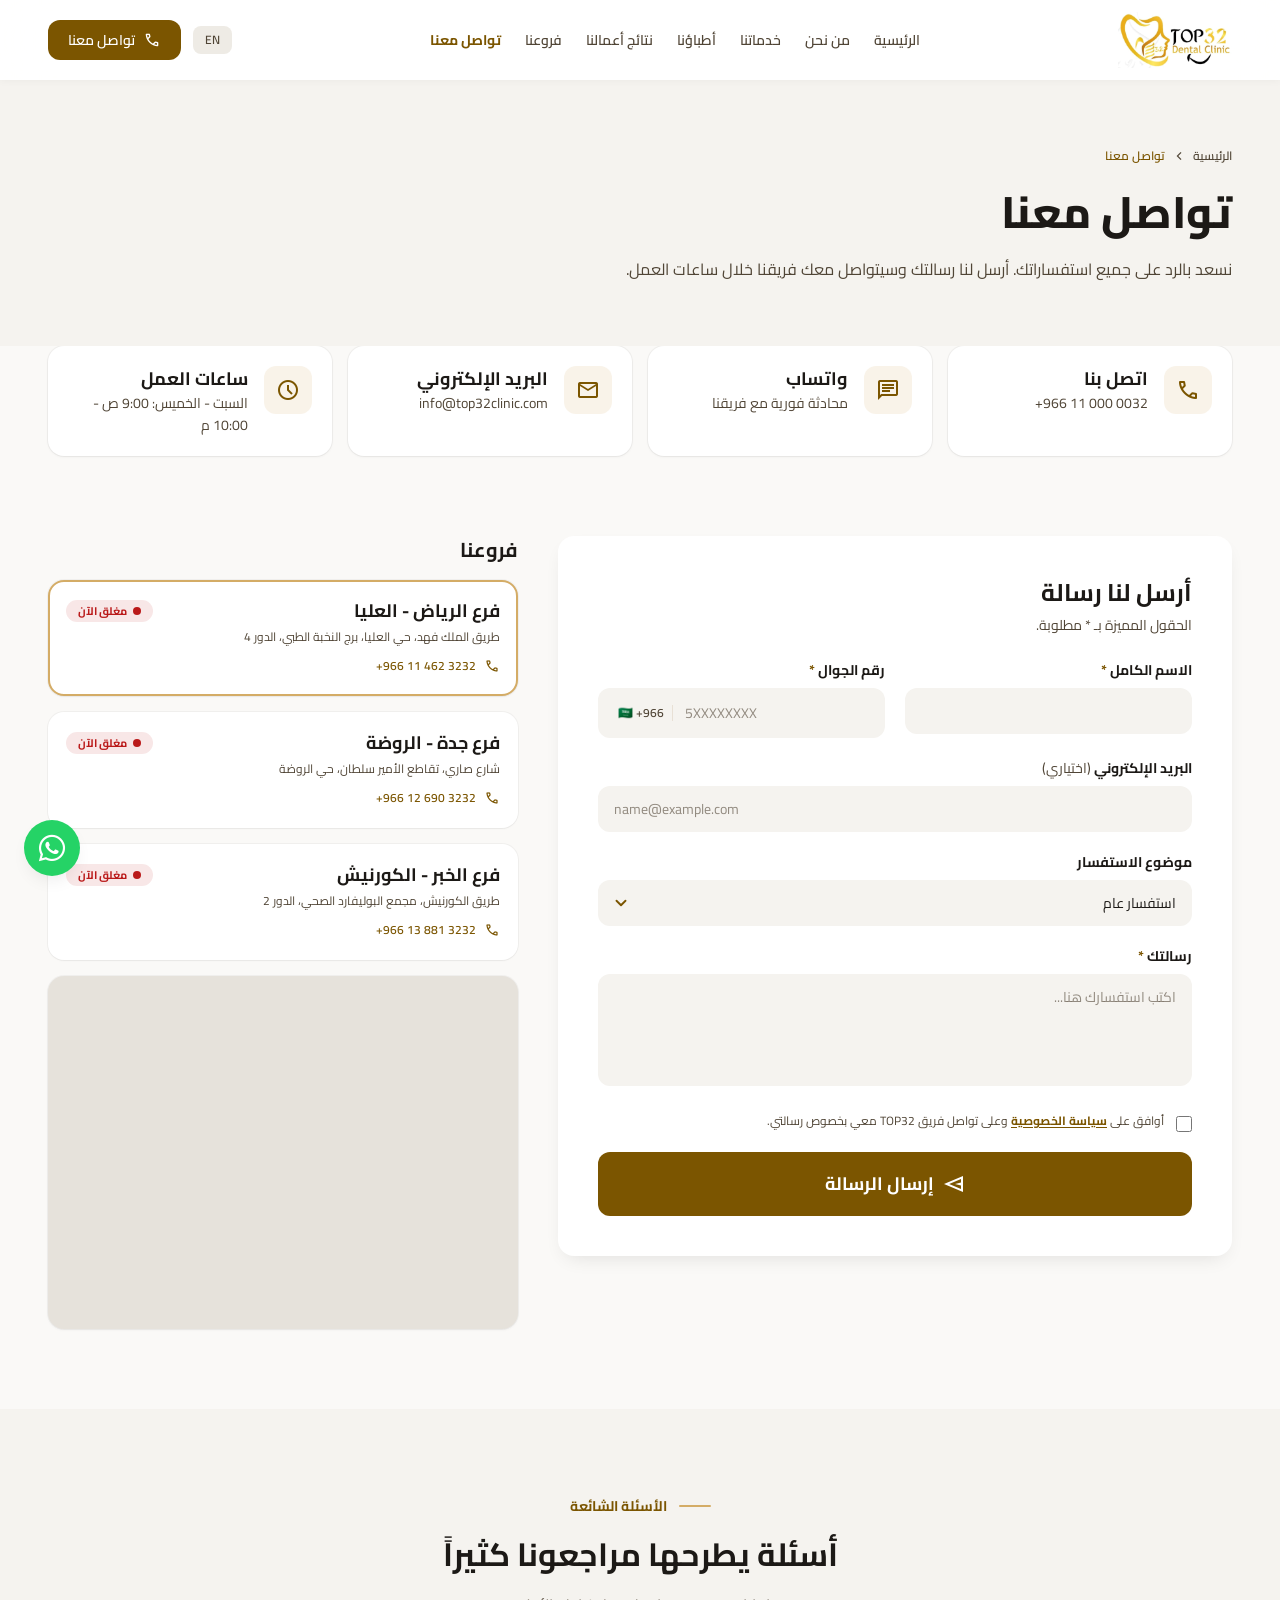
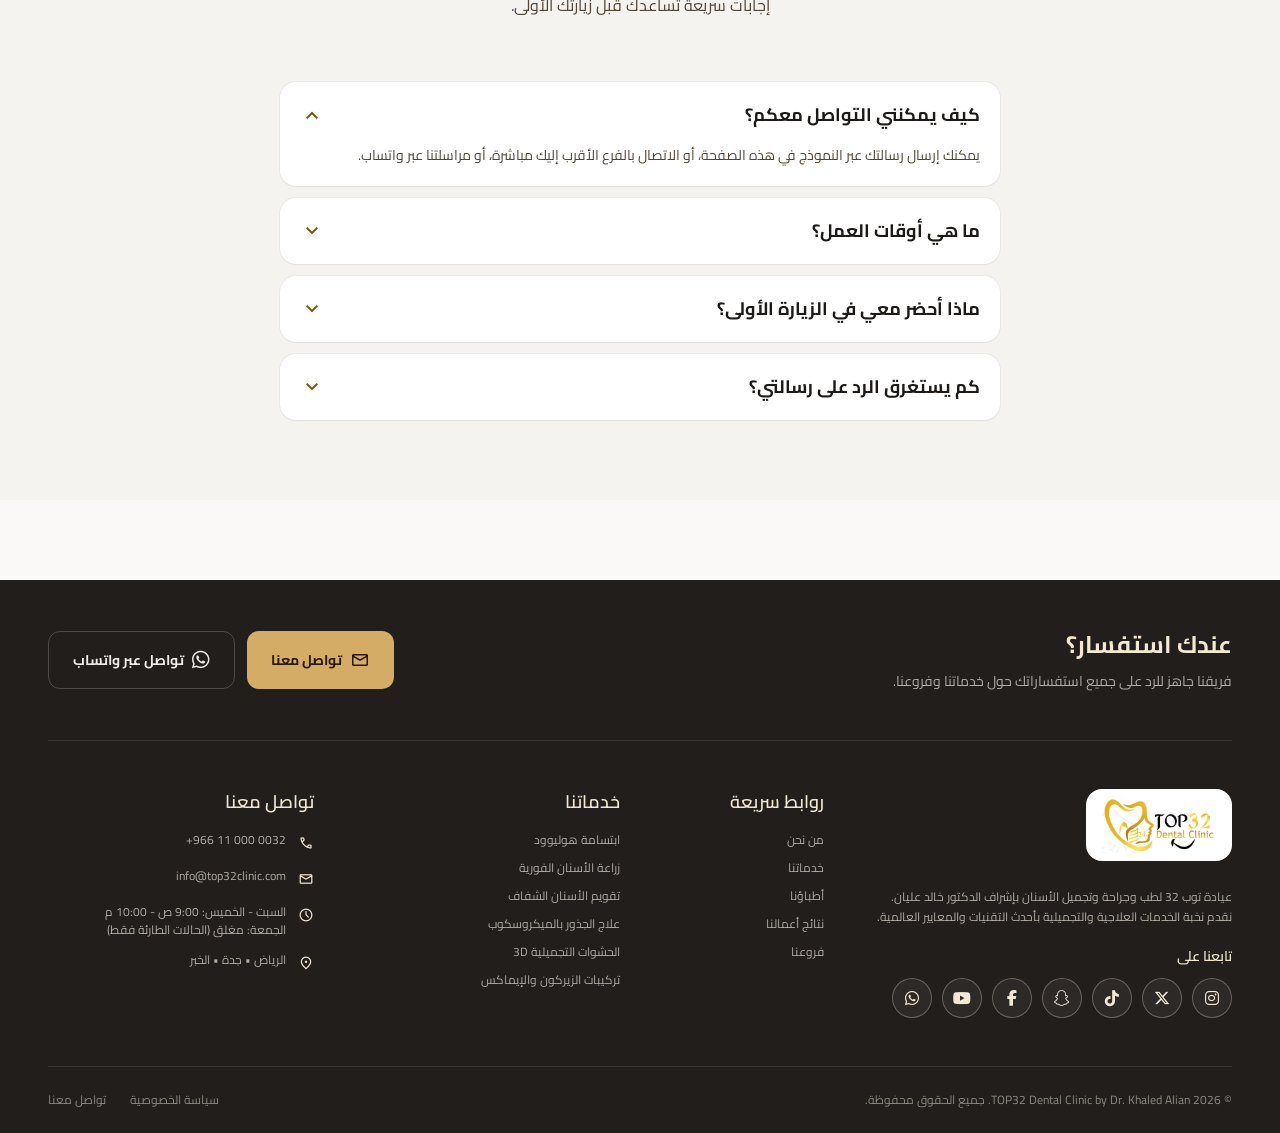
<file: contact.html>
<!DOCTYPE html>
<html dir="rtl" lang="ar">
<head>
<meta charset="utf-8">
<meta content="width=device-width, initial-scale=1.0" name="viewport">
<title>تواصل معنا | TOP32</title>
<meta content="تواصل مع عيادات TOP32 في فروع الرياض وجدة والخبر." name="description">
<meta content="#7b5500" name="theme-color">
<link href="en/contact.html" hreflang="en" rel="alternate">
<link href="asset-front/images/logo.png" rel="icon">
<link href="https://fonts.googleapis.com" rel="preconnect">
<link crossorigin="" href="https://fonts.gstatic.com" rel="preconnect">
<link href="https://fonts.googleapis.com/css2?family=Cairo:wght@400;600;700;800&amp;display=swap" rel="stylesheet">
<link href="https://fonts.googleapis.com/css2?family=Material+Symbols+Outlined:opsz,wght,FILL,GRAD@20..48,100..700,0..1,-50..200&amp;display=block" rel="stylesheet">
<link href="https://cdnjs.cloudflare.com/ajax/libs/font-awesome/6.5.2/css/all.min.css" rel="stylesheet">
<link href="asset-front/css/style.css" rel="stylesheet">
<link href="asset-front/css/style-ar.css" rel="stylesheet">

<script defer src="asset-front/js/main.js"></script>
</head>
<body class="bg-surface font-body-md text-on-surface antialiased selection:bg-primary-fixed selection:text-on-primary-fixed">
<a class="skip-link" href="#main">تخطي إلى المحتوى</a>
<header class="fixed top-0 w-full z-50 bg-surface-container-lowest/90 backdrop-blur-xl shadow-[0_1px_8px_rgba(0,0,0,0.04)]">
<div class="h-20 max-w-7xl mx-auto px-4 sm:px-6 lg:px-12 flex items-center justify-between gap-4">
<a class="flex items-center shrink-0" href="index.html" aria-label="TOP32 - الصفحة الرئيسية"><img alt="TOP32 Dental Clinic" class="h-11 sm:h-14 w-auto object-contain" src="asset-front/images/logo.png"></a>
<nav class="hidden xl:flex items-center gap-6" aria-label="التنقل الرئيسي">
<a class="nav-link font-label-lg text-label-lg text-on-surface-variant hover:text-primary transition-colors py-2" data-path="home" href="index.html">الرئيسية</a>
<a class="nav-link font-label-lg text-label-lg text-on-surface-variant hover:text-primary transition-colors py-2" data-path="about-us" href="index.html#about-us">من نحن</a>
<a class="nav-link font-label-lg text-label-lg text-on-surface-variant hover:text-primary transition-colors py-2" data-path="services" href="index.html#services">خدماتنا</a>
<a class="nav-link font-label-lg text-label-lg text-on-surface-variant hover:text-primary transition-colors py-2" data-path="doctors" href="index.html#doctors">أطباؤنا</a>
<a class="nav-link font-label-lg text-label-lg text-on-surface-variant hover:text-primary transition-colors py-2" data-path="before-and-after" href="index.html#before-and-after">نتائج أعمالنا</a>
<a class="nav-link font-label-lg text-label-lg text-on-surface-variant hover:text-primary transition-colors py-2" data-path="branches" href="index.html#branches">فروعنا</a>
<a class="nav-link is-active font-label-lg text-label-lg text-on-surface-variant hover:text-primary transition-colors py-2" data-path="contact-us" href="contact.html" aria-current="page">تواصل معنا</a>
</nav>
<div class="flex items-center gap-2 sm:gap-3 shrink-0"><a class="px-3 py-1.5 rounded-lg bg-surface-container text-on-surface-variant hover:bg-surface-container-high hover:text-on-surface font-label-md text-label-md transition-colors" href="en/contact.html" hreflang="en" lang="en">EN</a><a class="inline-flex items-center gap-2 px-3 sm:px-5 py-2.5 rounded-xl bg-primary text-on-primary font-label-lg text-label-lg hover:bg-primary-container hover:text-on-primary-container transition-all" href="contact.html"><span class="material-symbols-outlined text-[18px]" aria-hidden="true">call</span><span class="hidden sm:inline">تواصل معنا</span></a><button id="menu-toggle" type="button" class="xl:hidden inline-flex items-center justify-center w-10 h-10 rounded-lg bg-surface-container text-on-surface hover:bg-surface-container-high transition-colors" aria-controls="mobile-menu" aria-expanded="false" aria-label="فتح القائمة"><span class="material-symbols-outlined text-2xl">menu</span></button></div>
</div>
<nav id="mobile-menu" class="mobile-menu xl:hidden bg-surface-container-lowest" aria-label="القائمة الرئيسية">
<div class="max-w-7xl mx-auto px-4 sm:px-6 py-3 flex flex-col gap-1">
<a class="nav-link py-3 px-3 rounded-lg font-label-lg text-label-lg text-on-surface-variant hover:text-primary hover:bg-surface-container-low transition-colors" data-path="home" href="index.html">الرئيسية</a>
<a class="nav-link py-3 px-3 rounded-lg font-label-lg text-label-lg text-on-surface-variant hover:text-primary hover:bg-surface-container-low transition-colors" data-path="about-us" href="index.html#about-us">من نحن</a>
<a class="nav-link py-3 px-3 rounded-lg font-label-lg text-label-lg text-on-surface-variant hover:text-primary hover:bg-surface-container-low transition-colors" data-path="services" href="index.html#services">خدماتنا</a>
<a class="nav-link py-3 px-3 rounded-lg font-label-lg text-label-lg text-on-surface-variant hover:text-primary hover:bg-surface-container-low transition-colors" data-path="doctors" href="index.html#doctors">أطباؤنا</a>
<a class="nav-link py-3 px-3 rounded-lg font-label-lg text-label-lg text-on-surface-variant hover:text-primary hover:bg-surface-container-low transition-colors" data-path="before-and-after" href="index.html#before-and-after">نتائج أعمالنا</a>
<a class="nav-link py-3 px-3 rounded-lg font-label-lg text-label-lg text-on-surface-variant hover:text-primary hover:bg-surface-container-low transition-colors" data-path="branches" href="index.html#branches">فروعنا</a>
<a class="nav-link is-active py-3 px-3 rounded-lg font-label-lg text-label-lg text-on-surface-variant hover:text-primary hover:bg-surface-container-low transition-colors" data-path="contact-us" href="contact.html" aria-current="page">تواصل معنا</a>
</div>
</nav>
</header>
<main class="w-full pt-20 bg-surface" id="main">
<section class="relative overflow-hidden bg-surface-container-low pt-10 pb-12 md:pt-16 md:pb-16">
<div class="max-w-7xl mx-auto px-4 sm:px-6 lg:px-12 relative z-10">
<nav aria-label="مسار التنقل" class="flex items-center gap-1.5 font-label-md text-label-md text-on-surface-variant mb-4"><a class="hover:text-primary transition-colors" href="index.html">الرئيسية</a><span class="material-symbols-outlined text-base rtl:rotate-180" aria-hidden="true">chevron_right</span><span class="text-primary" aria-current="page">تواصل معنا</span></nav>
<h1 class="font-display-hero text-display-hero-mobile md:text-display-hero font-extrabold text-on-surface">تواصل معنا</h1>
<p class="font-body-lg text-body-lg text-on-surface-variant max-w-2xl mt-4">نسعد بالرد على جميع استفساراتك. أرسل لنا رسالتك وسيتواصل معك فريقنا خلال ساعات العمل.</p>
</div>
</section>

<!-- QUICK CONTACT -->
<section class="max-w-7xl mx-auto px-4 sm:px-6 lg:px-12 w-full" aria-label="طرق التواصل">
<div class="grid grid-cols-1 sm:grid-cols-2 lg:grid-cols-4 gap-4">
<div class="p-5 rounded-2xl bg-surface-container-lowest shadow-md flex items-start gap-4">
<div class="w-12 h-12 rounded-xl bg-primary-fixed/50 text-primary flex items-center justify-center shrink-0"><span class="material-symbols-outlined text-2xl" aria-hidden="true">call</span></div>
<div class="min-w-0"><h2 class="font-headline-sm text-headline-sm font-bold text-on-surface">اتصل بنا</h2><p class="font-body-md text-body-md text-on-surface-variant"><a class="hover:text-primary transition-colors" dir="ltr" href="tel:+966110000032">+966 11 000 0032</a></p></div>
</div>
<div class="p-5 rounded-2xl bg-surface-container-lowest shadow-md flex items-start gap-4">
<div class="w-12 h-12 rounded-xl bg-primary-fixed/50 text-primary flex items-center justify-center shrink-0"><span class="material-symbols-outlined text-2xl" aria-hidden="true">chat</span></div>
<div class="min-w-0"><h2 class="font-headline-sm text-headline-sm font-bold text-on-surface">واتساب</h2><p class="font-body-md text-body-md text-on-surface-variant"><a class="hover:text-primary transition-colors" href="https://wa.me/" data-whatsapp="" target="_blank" rel="noopener noreferrer">محادثة فورية مع فريقنا</a></p></div>
</div>
<div class="p-5 rounded-2xl bg-surface-container-lowest shadow-md flex items-start gap-4">
<div class="w-12 h-12 rounded-xl bg-primary-fixed/50 text-primary flex items-center justify-center shrink-0"><span class="material-symbols-outlined text-2xl" aria-hidden="true">mail</span></div>
<div class="min-w-0"><h2 class="font-headline-sm text-headline-sm font-bold text-on-surface">البريد الإلكتروني</h2><p class="font-body-md text-body-md text-on-surface-variant"><a class="hover:text-primary transition-colors break-all" href="mailto:info@top32clinic.com">info@top32clinic.com</a></p></div>
</div>
<div class="p-5 rounded-2xl bg-surface-container-lowest shadow-md flex items-start gap-4">
<div class="w-12 h-12 rounded-xl bg-primary-fixed/50 text-primary flex items-center justify-center shrink-0"><span class="material-symbols-outlined text-2xl" aria-hidden="true">schedule</span></div>
<div class="min-w-0"><h2 class="font-headline-sm text-headline-sm font-bold text-on-surface">ساعات العمل</h2><p class="font-body-md text-body-md text-on-surface-variant"><span>السبت - الخميس: 9:00 ص - 10:00 م</span></p></div>
</div>
</div>
</section>

<!-- FORM + BRANCHES -->
<section class="py-14 md:py-20 max-w-7xl mx-auto px-4 sm:px-6 lg:px-12 w-full" id="inquiry">
<div class="grid grid-cols-1 lg:grid-cols-12 gap-8 lg:gap-10 items-start">
<div class="lg:col-span-7 bg-surface-container-lowest p-5 sm:p-8 md:p-10 rounded-2xl shadow-xl text-start space-y-6">
<div class="space-y-1">
<h2 class="font-headline-lg text-headline-lg font-bold text-on-surface">أرسل لنا رسالة</h2>
<p class="font-body-md text-body-md text-on-surface-variant">الحقول المميزة بـ * مطلوبة.</p>
</div>
<form class="space-y-5" id="contact-form">
<div class="grid grid-cols-1 md:grid-cols-2 gap-5">
<div><label class="block font-label-lg text-label-lg font-bold text-on-surface mb-2" for="contact-name">الاسم الكامل <span class="text-primary">*</span></label><input class="w-full px-4 py-3 rounded-xl bg-surface-container-low text-on-surface text-body-md placeholder-on-surface-variant/60 focus:outline-none focus:ring-2 focus:ring-primary border-0 transition-all" id="contact-name" name="name" type="text" required autocomplete="name"></div>
<div><label class="block font-label-lg text-label-lg font-bold text-on-surface mb-2" for="contact-phone">رقم الجوال <span class="text-primary">*</span></label><div class="relative flex items-center bg-surface-container-low rounded-xl px-3 py-1.5 focus-within:ring-2 focus-within:ring-primary" dir="ltr"><span class="text-on-surface-variant font-label-md text-label-md px-2 border-r border-outline-variant/40 shrink-0">🇸🇦 +966</span><input class="w-full min-w-0 px-3 py-2 bg-transparent text-on-surface text-body-md placeholder-on-surface-variant/60 focus:outline-none border-0" id="contact-phone" name="phone" type="tel" required inputmode="numeric" autocomplete="tel-national" pattern="0?5[0-9]{8}" placeholder="5XXXXXXXX" title="أدخل رقم جوال سعودي صحيح يبدأ بـ 5"></div></div>
</div>
<div><label class="block font-label-lg text-label-lg font-bold text-on-surface mb-2" for="contact-email">البريد الإلكتروني <span class="font-normal text-on-surface-variant">(اختياري)</span></label><input class="w-full px-4 py-3 rounded-xl bg-surface-container-low text-on-surface text-body-md placeholder-on-surface-variant/60 focus:outline-none focus:ring-2 focus:ring-primary border-0 transition-all" id="contact-email" name="email" type="email" autocomplete="email" dir="ltr" placeholder="name@example.com"></div>
<div><label class="block font-label-lg text-label-lg font-bold text-on-surface mb-2" for="contact-service">موضوع الاستفسار</label><select class="w-full px-4 py-3 rounded-xl bg-surface-container-low text-on-surface text-body-md placeholder-on-surface-variant/60 focus:outline-none focus:ring-2 focus:ring-primary border-0 transition-all form-select" id="contact-service" name="service"><option value="general">استفسار عام</option><option value="hollywood">ابتسامة هوليوود</option><option value="implants">زراعة الأسنان الفورية</option><option value="orthodontics">تقويم الأسنان الشفاف</option><option value="root-canal">علاج الجذور بالميكروسكوب</option><option value="fillings">الحشوات التجميلية 3D</option><option value="crowns">تركيبات الزيركون والإيماكس</option><option value="whitening">تبييض الأسنان بالليزر وZoom</option><option value="kids">طب أسنان الأطفال</option></select></div>
<div><label class="block font-label-lg text-label-lg font-bold text-on-surface mb-2" for="contact-message">رسالتك <span class="text-primary">*</span></label><textarea class="w-full px-4 py-3 rounded-xl bg-surface-container-low text-on-surface text-body-md placeholder-on-surface-variant/60 focus:outline-none focus:ring-2 focus:ring-primary border-0 transition-all resize-none" id="contact-message" name="message" required rows="4" placeholder="اكتب استفسارك هنا..."></textarea></div>
<label class="flex items-start gap-3 font-body-sm text-body-sm text-on-surface-variant cursor-pointer"><input class="mt-1 w-4 h-4 accent-[#7b5500] shrink-0" name="consent" type="checkbox" required><span>أوافق على <a class="text-primary font-bold underline underline-offset-2" href="privacy.html">سياسة الخصوصية</a> وعلى تواصل فريق TOP32 معي بخصوص رسالتي.</span></label>
<button class="w-full py-4 rounded-xl bg-primary hover:bg-primary-container text-on-primary font-headline-sm text-headline-sm font-bold transition-all flex items-center justify-center gap-2" type="submit"><span class="material-symbols-outlined text-2xl rtl:-scale-x-100" aria-hidden="true">send</span><span>إرسال الرسالة</span></button>
</form>
</div>
<div class="lg:col-span-5 space-y-4 lg:sticky lg:top-28">
<h2 class="font-headline-md text-headline-md font-bold text-on-surface">فروعنا</h2>
<button type="button" class="branch-tab is-active w-full text-start p-4 rounded-2xl bg-surface-container-lowest shadow-sm hover:shadow-md transition-all" data-map-query="Olaya Street, Riyadh, Saudi Arabia" aria-pressed="true">
<span class="flex flex-wrap items-center justify-between gap-2"><span class="font-headline-sm text-headline-sm font-bold text-on-surface">فرع الرياض - العليا</span><span class="open-badge inline-flex items-center gap-1.5 px-3 py-1 rounded-full font-label-sm text-label-sm font-bold" data-open-status><span class="open-dot w-2 h-2 rounded-full"></span><span data-open-label>مفتوح الآن</span></span></span>
<span class="block font-body-sm text-body-sm text-on-surface-variant mt-1">طريق الملك فهد، حي العليا، برج النخبة الطبي، الدور 4</span>
<span class="flex items-center gap-2 mt-2 font-label-md text-label-md text-primary"><span class="material-symbols-outlined text-base" aria-hidden="true">call</span><span dir="ltr">+966 11 462 3232</span></span>
</button>
<button type="button" class="branch-tab w-full text-start p-4 rounded-2xl bg-surface-container-lowest shadow-sm hover:shadow-md transition-all" data-map-query="Al Rawdah, Jeddah, Saudi Arabia" aria-pressed="false">
<span class="flex flex-wrap items-center justify-between gap-2"><span class="font-headline-sm text-headline-sm font-bold text-on-surface">فرع جدة - الروضة</span><span class="open-badge inline-flex items-center gap-1.5 px-3 py-1 rounded-full font-label-sm text-label-sm font-bold" data-open-status><span class="open-dot w-2 h-2 rounded-full"></span><span data-open-label>مفتوح الآن</span></span></span>
<span class="block font-body-sm text-body-sm text-on-surface-variant mt-1">شارع صاري، تقاطع الأمير سلطان، حي الروضة</span>
<span class="flex items-center gap-2 mt-2 font-label-md text-label-md text-primary"><span class="material-symbols-outlined text-base" aria-hidden="true">call</span><span dir="ltr">+966 12 690 3232</span></span>
</button>
<button type="button" class="branch-tab w-full text-start p-4 rounded-2xl bg-surface-container-lowest shadow-sm hover:shadow-md transition-all" data-map-query="Corniche, Khobar, Saudi Arabia" aria-pressed="false">
<span class="flex flex-wrap items-center justify-between gap-2"><span class="font-headline-sm text-headline-sm font-bold text-on-surface">فرع الخبر - الكورنيش</span><span class="open-badge inline-flex items-center gap-1.5 px-3 py-1 rounded-full font-label-sm text-label-sm font-bold" data-open-status><span class="open-dot w-2 h-2 rounded-full"></span><span data-open-label>مفتوح الآن</span></span></span>
<span class="block font-body-sm text-body-sm text-on-surface-variant mt-1">طريق الكورنيش، مجمع البوليفارد الصحي، الدور 2</span>
<span class="flex items-center gap-2 mt-2 font-label-md text-label-md text-primary"><span class="material-symbols-outlined text-base" aria-hidden="true">call</span><span dir="ltr">+966 13 881 3232</span></span>
</button>
<div class="rounded-2xl overflow-hidden shadow-md bg-surface-container-high aspect-[4/3]">
<iframe id="branch-map" class="w-full h-full border-0" loading="lazy" referrerpolicy="no-referrer-when-downgrade" title="خريطة الفرع" src="https://maps.google.com/maps?q=Olaya%20Street,%20Riyadh,%20Saudi%20Arabia&amp;z=15&amp;output=embed"></iframe>
</div>
</div>
</div>
</section>

<!-- FAQ -->
<section class="py-14 md:py-20 bg-surface-container-low">
<div class="max-w-3xl mx-auto px-4 sm:px-6">
<div class="text-center max-w-3xl mx-auto space-y-4 mb-10 md:mb-16">
<span class="eyebrow">الأسئلة الشائعة</span>
<h2 class="font-headline-xl text-headline-xl-mobile md:text-headline-xl font-bold text-on-surface">أسئلة يطرحها مراجعونا كثيراً</h2>
<p class="font-body-lg text-body-lg text-on-surface-variant">إجابات سريعة تساعدك قبل زيارتك الأولى.</p>
</div>
<div class="space-y-3 text-start">
<details class="faq group rounded-2xl bg-surface-container-lowest shadow-sm transition-shadow" open>
<summary class="flex items-center justify-between gap-4 p-5 cursor-pointer list-none font-headline-sm text-headline-sm font-bold text-on-surface">كيف يمكنني التواصل معكم؟<span class="material-symbols-outlined text-primary transition-transform group-open:rotate-180" aria-hidden="true">expand_more</span></summary>
<p class="px-5 pb-5 -mt-1 font-body-md text-body-md text-on-surface-variant leading-relaxed">يمكنك إرسال رسالتك عبر النموذج في هذه الصفحة، أو الاتصال بالفرع الأقرب إليك مباشرة، أو مراسلتنا عبر واتساب.</p>
</details>
<details class="faq group rounded-2xl bg-surface-container-lowest shadow-sm transition-shadow">
<summary class="flex items-center justify-between gap-4 p-5 cursor-pointer list-none font-headline-sm text-headline-sm font-bold text-on-surface">ما هي أوقات العمل؟<span class="material-symbols-outlined text-primary transition-transform group-open:rotate-180" aria-hidden="true">expand_more</span></summary>
<p class="px-5 pb-5 -mt-1 font-body-md text-body-md text-on-surface-variant leading-relaxed">تعمل فروعنا من السبت إلى الخميس من الساعة 9:00 صباحاً حتى 10:00 مساءً، ويوم الجمعة مخصص للحالات الطارئة فقط.</p>
</details>
<details class="faq group rounded-2xl bg-surface-container-lowest shadow-sm transition-shadow">
<summary class="flex items-center justify-between gap-4 p-5 cursor-pointer list-none font-headline-sm text-headline-sm font-bold text-on-surface">ماذا أحضر معي في الزيارة الأولى؟<span class="material-symbols-outlined text-primary transition-transform group-open:rotate-180" aria-hidden="true">expand_more</span></summary>
<p class="px-5 pb-5 -mt-1 font-body-md text-body-md text-on-surface-variant leading-relaxed">يُفضّل إحضار الهوية الوطنية أو الإقامة، وبطاقة التأمين إن وجدت، وأي أشعة أو تقارير طبية سابقة متعلقة بالأسنان.</p>
</details>
<details class="faq group rounded-2xl bg-surface-container-lowest shadow-sm transition-shadow">
<summary class="flex items-center justify-between gap-4 p-5 cursor-pointer list-none font-headline-sm text-headline-sm font-bold text-on-surface">كم يستغرق الرد على رسالتي؟<span class="material-symbols-outlined text-primary transition-transform group-open:rotate-180" aria-hidden="true">expand_more</span></summary>
<p class="px-5 pb-5 -mt-1 font-body-md text-body-md text-on-surface-variant leading-relaxed">يرد فريق خدمة العملاء على جميع الرسائل خلال ساعات العمل الرسمية، وغالباً في نفس اليوم.</p>
</details>
</div>
</div>
</section>
</main>
<div class="fixed bottom-4 end-4 sm:bottom-6 sm:end-6 z-40 group"><a class="relative flex items-center justify-center w-14 h-14 rounded-full bg-[#25D366] text-white shadow-xl hover:scale-105 transition-transform" href="https://wa.me/" data-whatsapp="" rel="noopener noreferrer" target="_blank" aria-label="تواصل عبر واتساب"><i class="fa-brands fa-whatsapp text-3xl relative" aria-hidden="true"></i><span class="absolute bottom-full end-0 mb-3 hidden group-hover:block whitespace-nowrap bg-inverse-surface text-inverse-on-surface font-label-sm text-label-sm px-3 py-1.5 rounded-lg shadow-lg pointer-events-none">تحدث مع خدمة العملاء</span></a></div>
<footer class="w-full bg-inverse-surface text-inverse-on-surface mt-14 md:mt-20">
<div class="max-w-7xl mx-auto px-4 sm:px-6 lg:px-12">
<div class="py-10 md:py-12 border-b border-white/10 flex flex-col lg:flex-row items-center justify-between gap-6 text-center lg:text-start">
<div class="space-y-2">
<h2 class="font-headline-lg text-headline-lg text-primary-fixed font-bold">عندك استفسار؟</h2>
<p class="font-body-md text-body-md text-surface-variant/80">فريقنا جاهز للرد على جميع استفساراتك حول خدماتنا وفروعنا.</p>
</div>
<div class="flex flex-col sm:flex-row gap-3 w-full sm:w-auto shrink-0">
<a class="inline-flex items-center justify-center gap-2 px-6 py-3.5 rounded-xl bg-primary-fixed-dim text-on-primary-fixed font-label-lg text-label-lg font-bold hover:bg-primary-fixed transition-colors" href="contact.html"><span class="material-symbols-outlined text-xl" aria-hidden="true">mail</span><span>تواصل معنا</span></a>
<a class="inline-flex items-center justify-center gap-2 px-6 py-3.5 rounded-xl border border-white/20 text-inverse-on-surface font-label-lg text-label-lg font-bold hover:bg-[#25D366] hover:border-[#25D366] hover:text-white transition-colors" href="https://wa.me/" data-whatsapp="" target="_blank" rel="noopener noreferrer"><i class="fa-brands fa-whatsapp text-xl" aria-hidden="true"></i><span>تواصل عبر واتساب</span></a>
</div>
</div>
<div class="grid grid-cols-1 sm:grid-cols-2 lg:grid-cols-12 gap-10 py-12">
<div class="space-y-5 lg:col-span-4">
<a class="inline-block bg-surface-container-lowest rounded-2xl px-4 py-2" href="index.html"><img alt="TOP32 Dental Clinic" class="h-14 w-auto object-contain" loading="lazy" src="asset-front/images/logo.png"></a>
<p class="font-body-sm text-body-sm text-surface-variant/80 leading-relaxed">عيادة توب 32 لطب وجراحة وتجميل الأسنان بإشراف الدكتور خالد عليان. نقدم نخبة الخدمات العلاجية والتجميلية بأحدث التقنيات والمعايير العالمية.</p>
<div class="space-y-3">
<p class="font-label-lg text-label-lg text-primary-fixed">تابعنا على</p>
<div class="flex flex-wrap items-center gap-2.5"><a class="w-10 h-10 rounded-full bg-white/5 border border-primary-fixed/30 text-primary-fixed flex items-center justify-center hover:bg-primary hover:text-on-primary hover:border-primary transition-all" href="https://www.instagram.com/" data-social="instagram" target="_blank" rel="noopener noreferrer" aria-label="انستغرام" title="انستغرام"><i class="fa-brands fa-instagram text-base" aria-hidden="true"></i></a><a class="w-10 h-10 rounded-full bg-white/5 border border-primary-fixed/30 text-primary-fixed flex items-center justify-center hover:bg-primary hover:text-on-primary hover:border-primary transition-all" href="https://x.com/" data-social="x" target="_blank" rel="noopener noreferrer" aria-label="إكس" title="إكس"><i class="fa-brands fa-x-twitter text-base" aria-hidden="true"></i></a><a class="w-10 h-10 rounded-full bg-white/5 border border-primary-fixed/30 text-primary-fixed flex items-center justify-center hover:bg-primary hover:text-on-primary hover:border-primary transition-all" href="https://www.tiktok.com/" data-social="tiktok" target="_blank" rel="noopener noreferrer" aria-label="تيك توك" title="تيك توك"><i class="fa-brands fa-tiktok text-base" aria-hidden="true"></i></a><a class="w-10 h-10 rounded-full bg-white/5 border border-primary-fixed/30 text-primary-fixed flex items-center justify-center hover:bg-primary hover:text-on-primary hover:border-primary transition-all" href="https://www.snapchat.com/" data-social="snapchat" target="_blank" rel="noopener noreferrer" aria-label="سناب شات" title="سناب شات"><i class="fa-brands fa-snapchat text-base" aria-hidden="true"></i></a><a class="w-10 h-10 rounded-full bg-white/5 border border-primary-fixed/30 text-primary-fixed flex items-center justify-center hover:bg-primary hover:text-on-primary hover:border-primary transition-all" href="https://www.facebook.com/" data-social="facebook" target="_blank" rel="noopener noreferrer" aria-label="فيسبوك" title="فيسبوك"><i class="fa-brands fa-facebook-f text-base" aria-hidden="true"></i></a><a class="w-10 h-10 rounded-full bg-white/5 border border-primary-fixed/30 text-primary-fixed flex items-center justify-center hover:bg-primary hover:text-on-primary hover:border-primary transition-all" href="https://www.youtube.com/" data-social="youtube" target="_blank" rel="noopener noreferrer" aria-label="يوتيوب" title="يوتيوب"><i class="fa-brands fa-youtube text-base" aria-hidden="true"></i></a><a class="w-10 h-10 rounded-full bg-white/5 border border-primary-fixed/30 text-primary-fixed flex items-center justify-center hover:bg-[#25D366] hover:text-white hover:border-[#25D366] transition-all" href="https://wa.me/" data-whatsapp="" target="_blank" rel="noopener noreferrer" aria-label="واتساب" title="واتساب"><i class="fa-brands fa-whatsapp text-base" aria-hidden="true"></i></a></div>
</div>
</div>
<div class="space-y-4 lg:col-span-2">
<h3 class="font-headline-sm text-headline-sm text-primary-fixed font-semibold">روابط سريعة</h3>
<ul class="space-y-2.5 font-body-sm text-body-sm text-surface-variant/80"><li><a class="hover:text-primary-fixed transition-colors" href="index.html#about-us">من نحن</a></li><li><a class="hover:text-primary-fixed transition-colors" href="index.html#services">خدماتنا</a></li><li><a class="hover:text-primary-fixed transition-colors" href="index.html#doctors">أطباؤنا</a></li><li><a class="hover:text-primary-fixed transition-colors" href="index.html#before-and-after">نتائج أعمالنا</a></li><li><a class="hover:text-primary-fixed transition-colors" href="index.html#branches">فروعنا</a></li></ul>
</div>
<div class="space-y-4 lg:col-span-3">
<h3 class="font-headline-sm text-headline-sm text-primary-fixed font-semibold">خدماتنا</h3>
<ul class="space-y-2.5 font-body-sm text-body-sm text-surface-variant/80"><li><a class="hover:text-primary-fixed transition-colors" href="contact.html?service=hollywood">ابتسامة هوليوود</a></li><li><a class="hover:text-primary-fixed transition-colors" href="contact.html?service=implants">زراعة الأسنان الفورية</a></li><li><a class="hover:text-primary-fixed transition-colors" href="contact.html?service=orthodontics">تقويم الأسنان الشفاف</a></li><li><a class="hover:text-primary-fixed transition-colors" href="contact.html?service=root-canal">علاج الجذور بالميكروسكوب</a></li><li><a class="hover:text-primary-fixed transition-colors" href="contact.html?service=fillings">الحشوات التجميلية 3D</a></li><li><a class="hover:text-primary-fixed transition-colors" href="contact.html?service=crowns">تركيبات الزيركون والإيماكس</a></li></ul>
</div>
<div class="space-y-4 lg:col-span-3">
<h3 class="font-headline-sm text-headline-sm text-primary-fixed font-semibold">تواصل معنا</h3>
<ul class="space-y-3 font-body-sm text-body-sm text-surface-variant/80">
<li class="flex items-start gap-3"><span class="material-symbols-outlined text-base text-primary-fixed" aria-hidden="true">call</span><a class="hover:text-primary-fixed transition-colors" dir="ltr" href="tel:+966110000032">+966 11 000 0032</a></li>
<li class="flex items-start gap-3"><span class="material-symbols-outlined text-base text-primary-fixed" aria-hidden="true">mail</span><a class="hover:text-primary-fixed transition-colors" href="mailto:info@top32clinic.com">info@top32clinic.com</a></li>
<li class="flex items-start gap-3"><span class="material-symbols-outlined text-base text-primary-fixed" aria-hidden="true">schedule</span><span>السبت - الخميس: 9:00 ص - 10:00 م<br>الجمعة: مغلق (الحالات الطارئة فقط)</span></li>
<li class="flex items-start gap-3"><span class="material-symbols-outlined text-base text-primary-fixed" aria-hidden="true">location_on</span><a class="hover:text-primary-fixed transition-colors" href="index.html#branches">الرياض • جدة • الخبر</a></li>
</ul>
</div>
</div>
<div class="py-6 pb-24 md:pb-6 border-t border-white/10 flex flex-col md:flex-row items-center justify-between gap-4 text-center md:text-start">
<p class="font-body-sm text-body-sm text-surface-variant/60">© <span data-year>2026</span> TOP32 Dental Clinic by Dr. Khaled Alian. جميع الحقوق محفوظة.</p>
<div class="flex items-center gap-6 font-body-sm text-body-sm text-surface-variant/60"><a class="hover:text-primary-fixed transition-colors" href="privacy.html">سياسة الخصوصية</a><a class="hover:text-primary-fixed transition-colors" href="contact.html">تواصل معنا</a></div>
</div>
</div>
</footer>
</body>
</html>
</file>
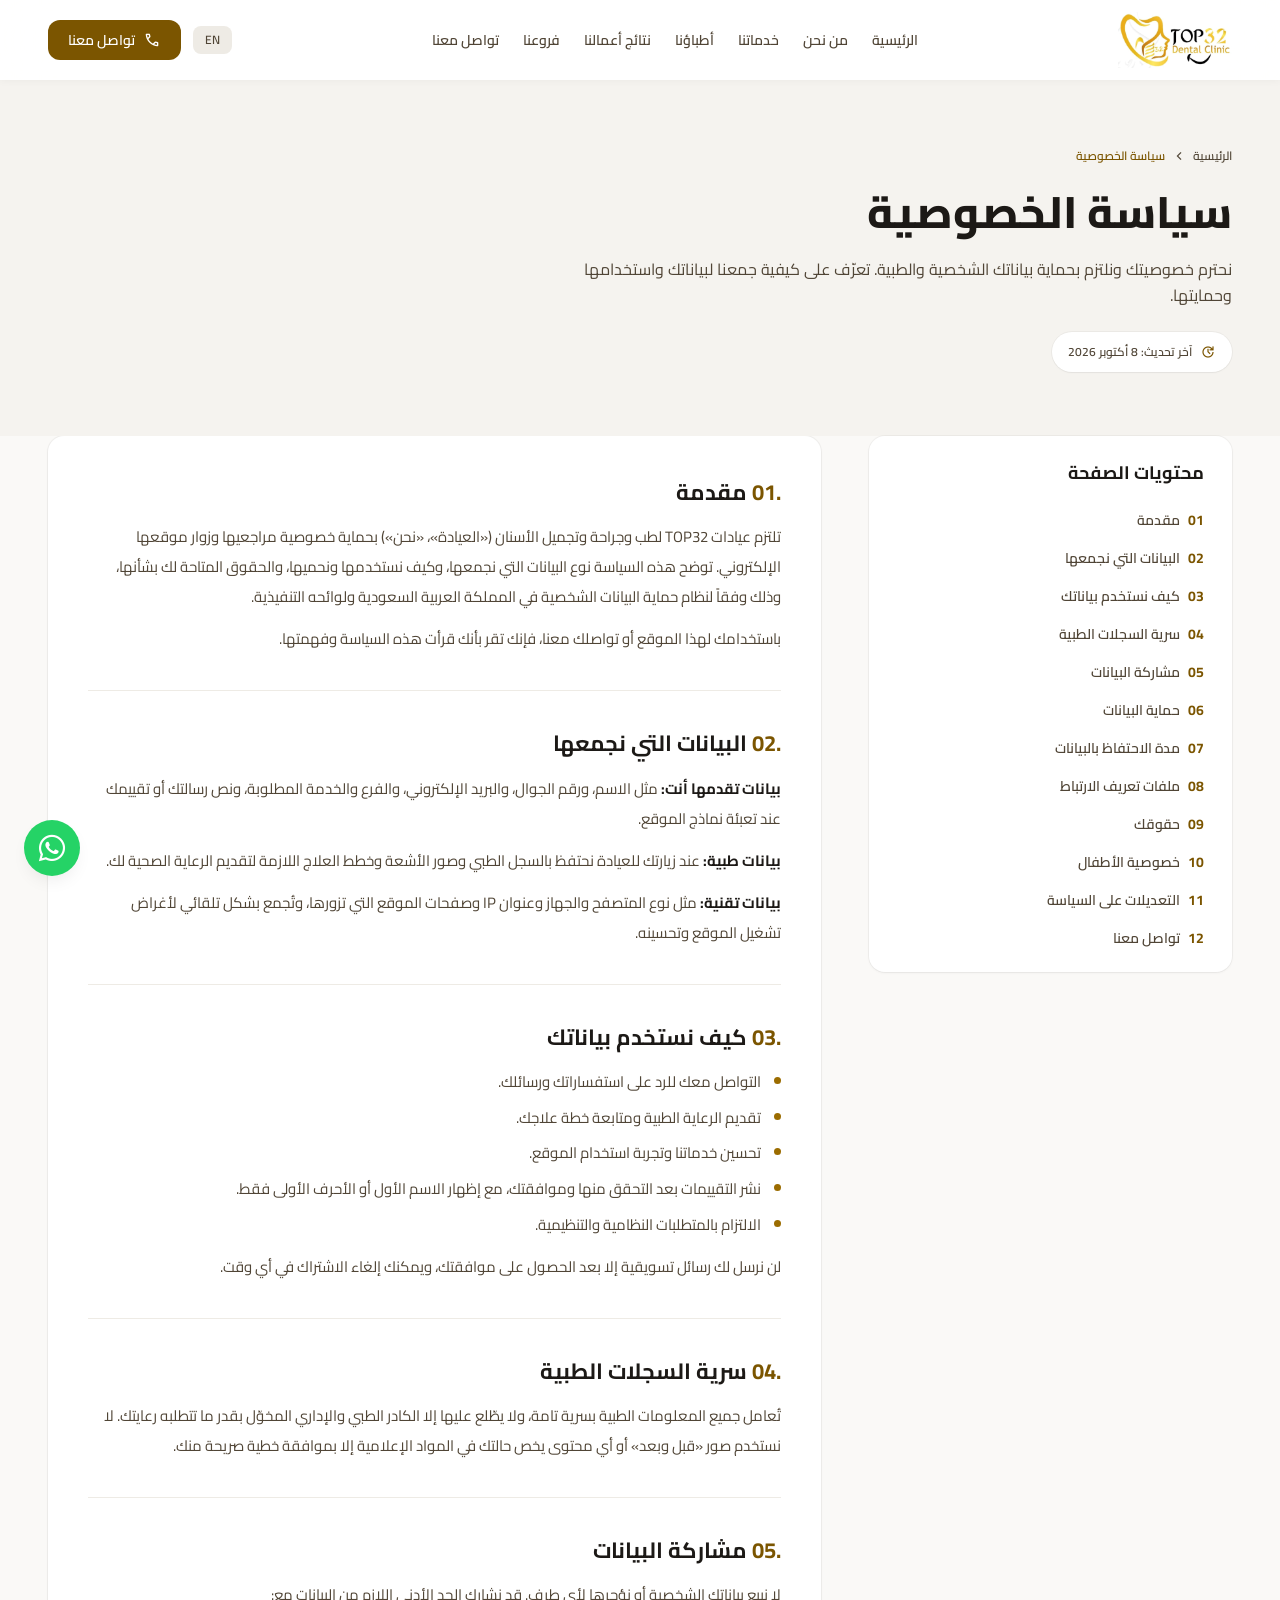
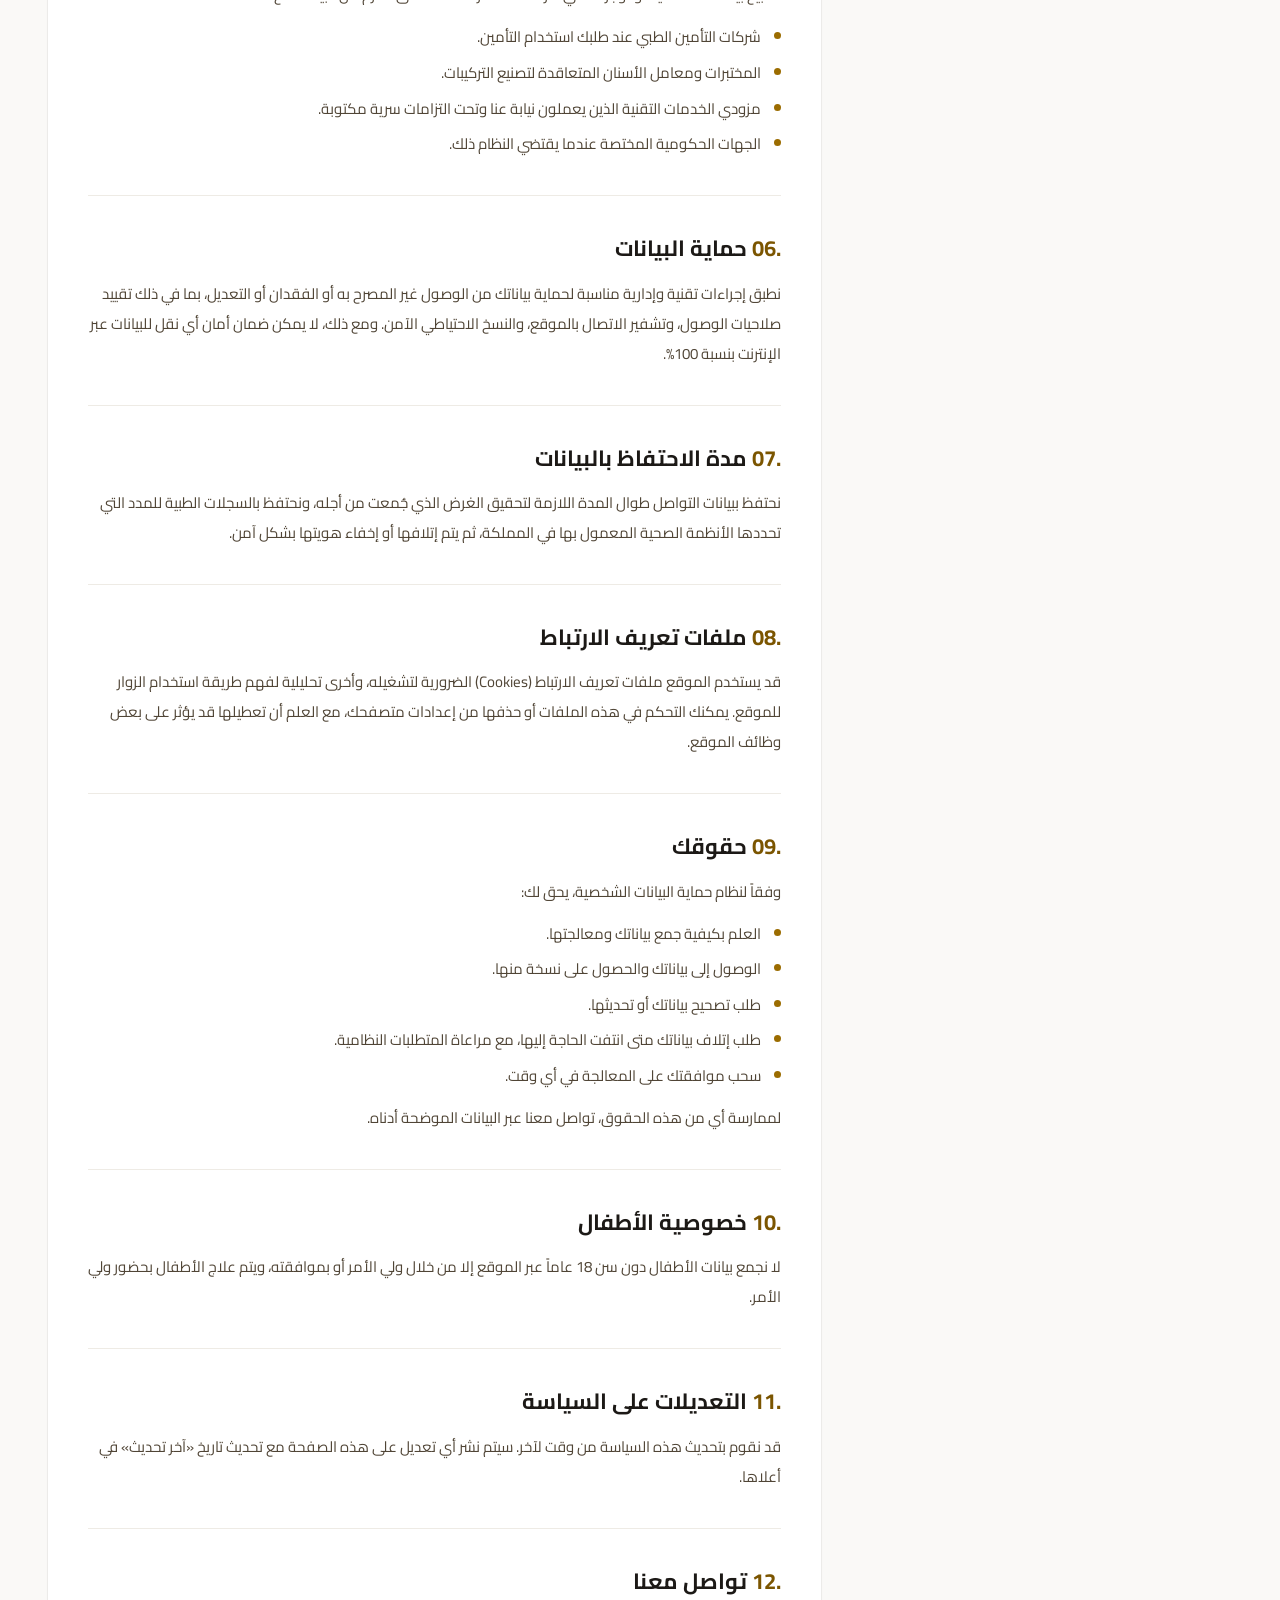
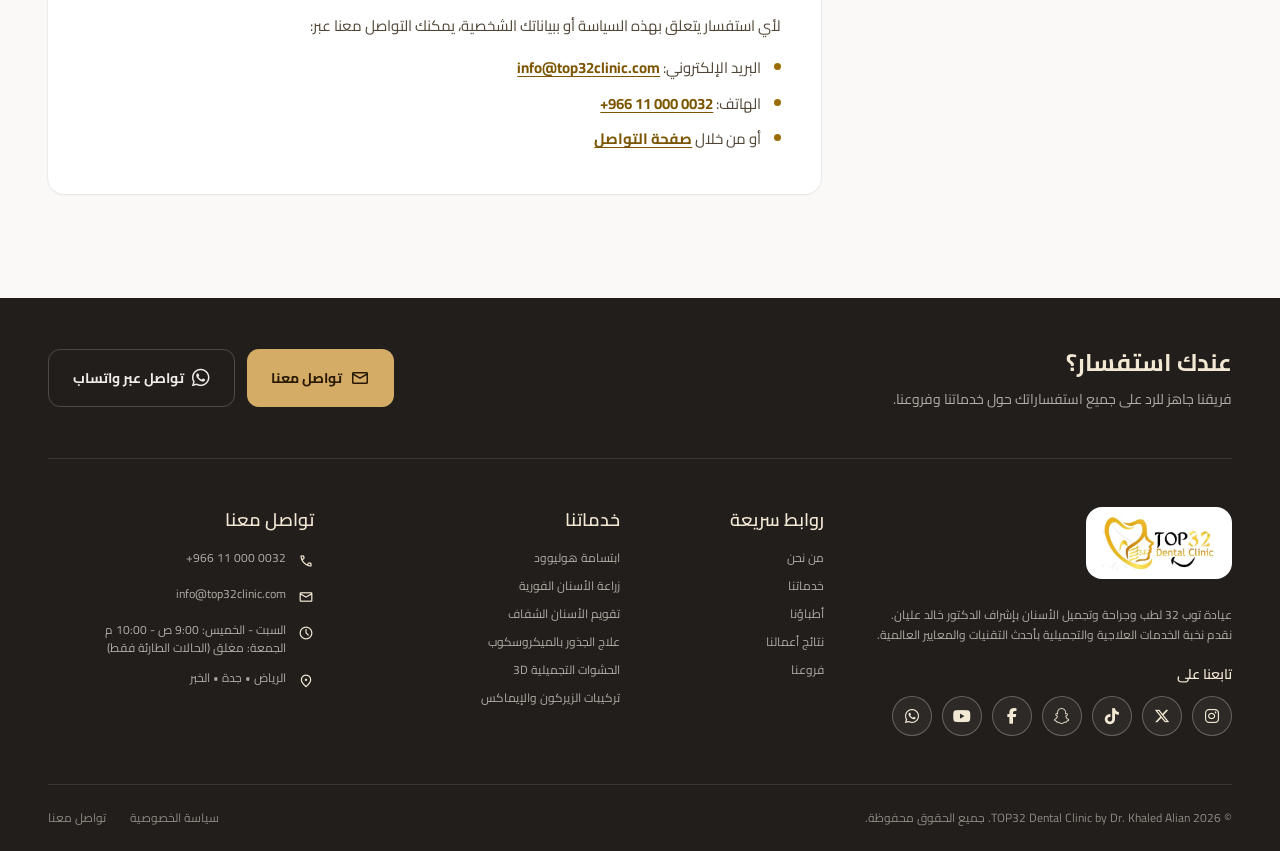
<file: privacy.html>
<!DOCTYPE html>
<html dir="rtl" lang="ar">
<head>
<meta charset="utf-8">
<meta content="width=device-width, initial-scale=1.0" name="viewport">
<title>سياسة الخصوصية | TOP32</title>
<meta content="سياسة الخصوصية وحماية البيانات في عيادات TOP32 لطب الأسنان." name="description">
<meta content="#7b5500" name="theme-color">
<link href="en/privacy.html" hreflang="en" rel="alternate">
<link href="asset-front/images/logo.png" rel="icon">
<link href="https://fonts.googleapis.com" rel="preconnect">
<link crossorigin="" href="https://fonts.gstatic.com" rel="preconnect">
<link href="https://fonts.googleapis.com/css2?family=Cairo:wght@400;600;700;800&amp;display=swap" rel="stylesheet">
<link href="https://fonts.googleapis.com/css2?family=Material+Symbols+Outlined:opsz,wght,FILL,GRAD@20..48,100..700,0..1,-50..200&amp;display=block" rel="stylesheet">
<link href="https://cdnjs.cloudflare.com/ajax/libs/font-awesome/6.5.2/css/all.min.css" rel="stylesheet">
<link href="asset-front/css/style.css" rel="stylesheet">
<link href="asset-front/css/style-ar.css" rel="stylesheet">

<script defer src="asset-front/js/main.js"></script>
</head>
<body class="bg-surface font-body-md text-on-surface antialiased selection:bg-primary-fixed selection:text-on-primary-fixed">
<a class="skip-link" href="#main">تخطي إلى المحتوى</a>
<header class="fixed top-0 w-full z-50 bg-surface-container-lowest/90 backdrop-blur-xl shadow-[0_1px_8px_rgba(0,0,0,0.04)]">
<div class="h-20 max-w-7xl mx-auto px-4 sm:px-6 lg:px-12 flex items-center justify-between gap-4">
<a class="flex items-center shrink-0" href="index.html" aria-label="TOP32 - الصفحة الرئيسية"><img alt="TOP32 Dental Clinic" class="h-11 sm:h-14 w-auto object-contain" src="asset-front/images/logo.png"></a>
<nav class="hidden xl:flex items-center gap-6" aria-label="التنقل الرئيسي">
<a class="nav-link font-label-lg text-label-lg text-on-surface-variant hover:text-primary transition-colors py-2" data-path="home" href="index.html">الرئيسية</a>
<a class="nav-link font-label-lg text-label-lg text-on-surface-variant hover:text-primary transition-colors py-2" data-path="about-us" href="index.html#about-us">من نحن</a>
<a class="nav-link font-label-lg text-label-lg text-on-surface-variant hover:text-primary transition-colors py-2" data-path="services" href="index.html#services">خدماتنا</a>
<a class="nav-link font-label-lg text-label-lg text-on-surface-variant hover:text-primary transition-colors py-2" data-path="doctors" href="index.html#doctors">أطباؤنا</a>
<a class="nav-link font-label-lg text-label-lg text-on-surface-variant hover:text-primary transition-colors py-2" data-path="before-and-after" href="index.html#before-and-after">نتائج أعمالنا</a>
<a class="nav-link font-label-lg text-label-lg text-on-surface-variant hover:text-primary transition-colors py-2" data-path="branches" href="index.html#branches">فروعنا</a>
<a class="nav-link font-label-lg text-label-lg text-on-surface-variant hover:text-primary transition-colors py-2" data-path="contact-us" href="contact.html">تواصل معنا</a>
</nav>
<div class="flex items-center gap-2 sm:gap-3 shrink-0"><a class="px-3 py-1.5 rounded-lg bg-surface-container text-on-surface-variant hover:bg-surface-container-high hover:text-on-surface font-label-md text-label-md transition-colors" href="en/privacy.html" hreflang="en" lang="en">EN</a><a class="inline-flex items-center gap-2 px-3 sm:px-5 py-2.5 rounded-xl bg-primary text-on-primary font-label-lg text-label-lg hover:bg-primary-container hover:text-on-primary-container transition-all" href="contact.html"><span class="material-symbols-outlined text-[18px]" aria-hidden="true">call</span><span class="hidden sm:inline">تواصل معنا</span></a><button id="menu-toggle" type="button" class="xl:hidden inline-flex items-center justify-center w-10 h-10 rounded-lg bg-surface-container text-on-surface hover:bg-surface-container-high transition-colors" aria-controls="mobile-menu" aria-expanded="false" aria-label="فتح القائمة"><span class="material-symbols-outlined text-2xl">menu</span></button></div>
</div>
<nav id="mobile-menu" class="mobile-menu xl:hidden bg-surface-container-lowest" aria-label="القائمة الرئيسية">
<div class="max-w-7xl mx-auto px-4 sm:px-6 py-3 flex flex-col gap-1">
<a class="nav-link py-3 px-3 rounded-lg font-label-lg text-label-lg text-on-surface-variant hover:text-primary hover:bg-surface-container-low transition-colors" data-path="home" href="index.html">الرئيسية</a>
<a class="nav-link py-3 px-3 rounded-lg font-label-lg text-label-lg text-on-surface-variant hover:text-primary hover:bg-surface-container-low transition-colors" data-path="about-us" href="index.html#about-us">من نحن</a>
<a class="nav-link py-3 px-3 rounded-lg font-label-lg text-label-lg text-on-surface-variant hover:text-primary hover:bg-surface-container-low transition-colors" data-path="services" href="index.html#services">خدماتنا</a>
<a class="nav-link py-3 px-3 rounded-lg font-label-lg text-label-lg text-on-surface-variant hover:text-primary hover:bg-surface-container-low transition-colors" data-path="doctors" href="index.html#doctors">أطباؤنا</a>
<a class="nav-link py-3 px-3 rounded-lg font-label-lg text-label-lg text-on-surface-variant hover:text-primary hover:bg-surface-container-low transition-colors" data-path="before-and-after" href="index.html#before-and-after">نتائج أعمالنا</a>
<a class="nav-link py-3 px-3 rounded-lg font-label-lg text-label-lg text-on-surface-variant hover:text-primary hover:bg-surface-container-low transition-colors" data-path="branches" href="index.html#branches">فروعنا</a>
<a class="nav-link py-3 px-3 rounded-lg font-label-lg text-label-lg text-on-surface-variant hover:text-primary hover:bg-surface-container-low transition-colors" data-path="contact-us" href="contact.html">تواصل معنا</a>
</div>
</nav>
</header>
<main class="w-full pt-20 bg-surface" id="main">
<section class="relative overflow-hidden bg-surface-container-low pt-10 pb-12 md:pt-16 md:pb-16">
<div class="max-w-7xl mx-auto px-4 sm:px-6 lg:px-12 relative z-10">
<nav aria-label="مسار التنقل" class="flex items-center gap-1.5 font-label-md text-label-md text-on-surface-variant mb-4"><a class="hover:text-primary transition-colors" href="index.html">الرئيسية</a><span class="material-symbols-outlined text-base rtl:rotate-180" aria-hidden="true">chevron_right</span><span class="text-primary" aria-current="page">سياسة الخصوصية</span></nav>
<h1 class="font-display-hero text-display-hero-mobile md:text-display-hero font-extrabold text-on-surface">سياسة الخصوصية</h1>
<p class="font-body-lg text-body-lg text-on-surface-variant max-w-2xl mt-4">نحترم خصوصيتك ونلتزم بحماية بياناتك الشخصية والطبية. تعرّف على كيفية جمعنا لبياناتك واستخدامها وحمايتها.</p><p class="inline-flex items-center gap-2 mt-6 px-4 py-2 rounded-full bg-surface-container-lowest shadow-sm font-label-md text-label-md text-on-surface-variant"><span class="material-symbols-outlined text-base text-primary" aria-hidden="true">update</span><span>آخر تحديث: 8 أكتوبر 2026</span></p>
</div>
</section>

<section class="pb-6 max-w-7xl mx-auto px-4 sm:px-6 lg:px-12 w-full">
<div class="grid grid-cols-1 lg:grid-cols-12 gap-8 lg:gap-12 items-start">
<aside class="lg:col-span-4 lg:sticky lg:top-28">
<details class="toc rounded-2xl bg-surface-container-lowest shadow-md p-4" open>
<summary class="flex items-center justify-between gap-2 cursor-pointer list-none px-3 py-2 font-headline-sm text-headline-sm font-bold text-on-surface">محتويات الصفحة<span class="material-symbols-outlined text-primary lg:hidden" aria-hidden="true">expand_more</span></summary>
<ol class="mt-2 space-y-0.5 font-label-lg text-label-lg text-on-surface-variant">
<li><a class="toc-link flex items-center gap-2 px-3 py-2 rounded-lg hover:bg-surface-container-low hover:text-primary transition-colors" href="#intro"><span class="text-primary font-bold" dir="ltr">01</span><span>مقدمة</span></a></li>
<li><a class="toc-link flex items-center gap-2 px-3 py-2 rounded-lg hover:bg-surface-container-low hover:text-primary transition-colors" href="#collect"><span class="text-primary font-bold" dir="ltr">02</span><span>البيانات التي نجمعها</span></a></li>
<li><a class="toc-link flex items-center gap-2 px-3 py-2 rounded-lg hover:bg-surface-container-low hover:text-primary transition-colors" href="#use"><span class="text-primary font-bold" dir="ltr">03</span><span>كيف نستخدم بياناتك</span></a></li>
<li><a class="toc-link flex items-center gap-2 px-3 py-2 rounded-lg hover:bg-surface-container-low hover:text-primary transition-colors" href="#medical"><span class="text-primary font-bold" dir="ltr">04</span><span>سرية السجلات الطبية</span></a></li>
<li><a class="toc-link flex items-center gap-2 px-3 py-2 rounded-lg hover:bg-surface-container-low hover:text-primary transition-colors" href="#share"><span class="text-primary font-bold" dir="ltr">05</span><span>مشاركة البيانات</span></a></li>
<li><a class="toc-link flex items-center gap-2 px-3 py-2 rounded-lg hover:bg-surface-container-low hover:text-primary transition-colors" href="#security"><span class="text-primary font-bold" dir="ltr">06</span><span>حماية البيانات</span></a></li>
<li><a class="toc-link flex items-center gap-2 px-3 py-2 rounded-lg hover:bg-surface-container-low hover:text-primary transition-colors" href="#retention"><span class="text-primary font-bold" dir="ltr">07</span><span>مدة الاحتفاظ بالبيانات</span></a></li>
<li><a class="toc-link flex items-center gap-2 px-3 py-2 rounded-lg hover:bg-surface-container-low hover:text-primary transition-colors" href="#cookies"><span class="text-primary font-bold" dir="ltr">08</span><span>ملفات تعريف الارتباط</span></a></li>
<li><a class="toc-link flex items-center gap-2 px-3 py-2 rounded-lg hover:bg-surface-container-low hover:text-primary transition-colors" href="#rights"><span class="text-primary font-bold" dir="ltr">09</span><span>حقوقك</span></a></li>
<li><a class="toc-link flex items-center gap-2 px-3 py-2 rounded-lg hover:bg-surface-container-low hover:text-primary transition-colors" href="#children"><span class="text-primary font-bold" dir="ltr">10</span><span>خصوصية الأطفال</span></a></li>
<li><a class="toc-link flex items-center gap-2 px-3 py-2 rounded-lg hover:bg-surface-container-low hover:text-primary transition-colors" href="#changes"><span class="text-primary font-bold" dir="ltr">11</span><span>التعديلات على السياسة</span></a></li>
<li><a class="toc-link flex items-center gap-2 px-3 py-2 rounded-lg hover:bg-surface-container-low hover:text-primary transition-colors" href="#contact"><span class="text-primary font-bold" dir="ltr">12</span><span>تواصل معنا</span></a></li>
</ol>
</details>
</aside>
<article class="policy lg:col-span-8 bg-surface-container-lowest rounded-2xl shadow-md p-6 sm:p-8 md:p-10 text-start">
<section class="policy-section" id="intro">
<h2><span class="text-primary" dir="ltr">01.</span> مقدمة</h2>
<p>تلتزم عيادات TOP32 لطب وجراحة وتجميل الأسنان («العيادة»، «نحن») بحماية خصوصية مراجعيها وزوار موقعها الإلكتروني. توضح هذه السياسة نوع البيانات التي نجمعها، وكيف نستخدمها ونحميها، والحقوق المتاحة لك بشأنها، وذلك وفقاً لنظام حماية البيانات الشخصية في المملكة العربية السعودية ولوائحه التنفيذية.</p>
<p>باستخدامك لهذا الموقع أو تواصلك معنا، فإنك تقر بأنك قرأت هذه السياسة وفهمتها.</p>
</section>
<section class="policy-section" id="collect">
<h2><span class="text-primary" dir="ltr">02.</span> البيانات التي نجمعها</h2>
<p><strong>بيانات تقدمها أنت:</strong> مثل الاسم، ورقم الجوال، والبريد الإلكتروني، والفرع والخدمة المطلوبة، ونص رسالتك أو تقييمك عند تعبئة نماذج الموقع.</p>
<p><strong>بيانات طبية:</strong> عند زيارتك للعيادة نحتفظ بالسجل الطبي وصور الأشعة وخطط العلاج اللازمة لتقديم الرعاية الصحية لك.</p>
<p><strong>بيانات تقنية:</strong> مثل نوع المتصفح والجهاز وعنوان IP وصفحات الموقع التي تزورها، وتُجمع بشكل تلقائي لأغراض تشغيل الموقع وتحسينه.</p>
</section>
<section class="policy-section" id="use">
<h2><span class="text-primary" dir="ltr">03.</span> كيف نستخدم بياناتك</h2>
<ul><li>التواصل معك للرد على استفساراتك ورسائلك.</li><li>تقديم الرعاية الطبية ومتابعة خطة علاجك.</li><li>تحسين خدماتنا وتجربة استخدام الموقع.</li><li>نشر التقييمات بعد التحقق منها وموافقتك، مع إظهار الاسم الأول أو الأحرف الأولى فقط.</li><li>الالتزام بالمتطلبات النظامية والتنظيمية.</li></ul>
<p>لن نرسل لك رسائل تسويقية إلا بعد الحصول على موافقتك، ويمكنك إلغاء الاشتراك في أي وقت.</p>
</section>
<section class="policy-section" id="medical">
<h2><span class="text-primary" dir="ltr">04.</span> سرية السجلات الطبية</h2>
<p>تُعامل جميع المعلومات الطبية بسرية تامة، ولا يطّلع عليها إلا الكادر الطبي والإداري المخوّل بقدر ما تتطلبه رعايتك. لا نستخدم صور «قبل وبعد» أو أي محتوى يخص حالتك في المواد الإعلامية إلا بموافقة خطية صريحة منك.</p>
</section>
<section class="policy-section" id="share">
<h2><span class="text-primary" dir="ltr">05.</span> مشاركة البيانات</h2>
<p>لا نبيع بياناتك الشخصية أو نؤجرها لأي طرف. قد نشارك الحد الأدنى اللازم من البيانات مع:</p>
<ul><li>شركات التأمين الطبي عند طلبك استخدام التأمين.</li><li>المختبرات ومعامل الأسنان المتعاقدة لتصنيع التركيبات.</li><li>مزودي الخدمات التقنية الذين يعملون نيابة عنا وتحت التزامات سرية مكتوبة.</li><li>الجهات الحكومية المختصة عندما يقتضي النظام ذلك.</li></ul>
</section>
<section class="policy-section" id="security">
<h2><span class="text-primary" dir="ltr">06.</span> حماية البيانات</h2>
<p>نطبق إجراءات تقنية وإدارية مناسبة لحماية بياناتك من الوصول غير المصرح به أو الفقدان أو التعديل، بما في ذلك تقييد صلاحيات الوصول، وتشفير الاتصال بالموقع، والنسخ الاحتياطي الآمن. ومع ذلك، لا يمكن ضمان أمان أي نقل للبيانات عبر الإنترنت بنسبة 100%.</p>
</section>
<section class="policy-section" id="retention">
<h2><span class="text-primary" dir="ltr">07.</span> مدة الاحتفاظ بالبيانات</h2>
<p>نحتفظ ببيانات التواصل طوال المدة اللازمة لتحقيق الغرض الذي جُمعت من أجله، ونحتفظ بالسجلات الطبية للمدد التي تحددها الأنظمة الصحية المعمول بها في المملكة، ثم يتم إتلافها أو إخفاء هويتها بشكل آمن.</p>
</section>
<section class="policy-section" id="cookies">
<h2><span class="text-primary" dir="ltr">08.</span> ملفات تعريف الارتباط</h2>
<p>قد يستخدم الموقع ملفات تعريف الارتباط (Cookies) الضرورية لتشغيله، وأخرى تحليلية لفهم طريقة استخدام الزوار للموقع. يمكنك التحكم في هذه الملفات أو حذفها من إعدادات متصفحك، مع العلم أن تعطيلها قد يؤثر على بعض وظائف الموقع.</p>
</section>
<section class="policy-section" id="rights">
<h2><span class="text-primary" dir="ltr">09.</span> حقوقك</h2>
<p>وفقاً لنظام حماية البيانات الشخصية، يحق لك:</p>
<ul><li>العلم بكيفية جمع بياناتك ومعالجتها.</li><li>الوصول إلى بياناتك والحصول على نسخة منها.</li><li>طلب تصحيح بياناتك أو تحديثها.</li><li>طلب إتلاف بياناتك متى انتفت الحاجة إليها، مع مراعاة المتطلبات النظامية.</li><li>سحب موافقتك على المعالجة في أي وقت.</li></ul>
<p>لممارسة أي من هذه الحقوق، تواصل معنا عبر البيانات الموضحة أدناه.</p>
</section>
<section class="policy-section" id="children">
<h2><span class="text-primary" dir="ltr">10.</span> خصوصية الأطفال</h2>
<p>لا نجمع بيانات الأطفال دون سن 18 عاماً عبر الموقع إلا من خلال ولي الأمر أو بموافقته، ويتم علاج الأطفال بحضور ولي الأمر.</p>
</section>
<section class="policy-section" id="changes">
<h2><span class="text-primary" dir="ltr">11.</span> التعديلات على السياسة</h2>
<p>قد نقوم بتحديث هذه السياسة من وقت لآخر. سيتم نشر أي تعديل على هذه الصفحة مع تحديث تاريخ «آخر تحديث» في أعلاها.</p>
</section>
<section class="policy-section" id="contact">
<h2><span class="text-primary" dir="ltr">12.</span> تواصل معنا</h2>
<p>لأي استفسار يتعلق بهذه السياسة أو ببياناتك الشخصية، يمكنك التواصل معنا عبر:</p>
<ul>
<li>البريد الإلكتروني: <a href="mailto:info@top32clinic.com">info@top32clinic.com</a></li>
<li>الهاتف: <a dir="ltr" href="tel:+966110000032">+966 11 000 0032</a></li>
<li>أو من خلال <a href="contact.html">صفحة التواصل</a></li>
</ul>
</section>
</article>
</div>
</section>
</main>
<div class="fixed bottom-4 end-4 sm:bottom-6 sm:end-6 z-40 group"><a class="relative flex items-center justify-center w-14 h-14 rounded-full bg-[#25D366] text-white shadow-xl hover:scale-105 transition-transform" href="https://wa.me/" data-whatsapp="" rel="noopener noreferrer" target="_blank" aria-label="تواصل عبر واتساب"><i class="fa-brands fa-whatsapp text-3xl relative" aria-hidden="true"></i><span class="absolute bottom-full end-0 mb-3 hidden group-hover:block whitespace-nowrap bg-inverse-surface text-inverse-on-surface font-label-sm text-label-sm px-3 py-1.5 rounded-lg shadow-lg pointer-events-none">تحدث مع خدمة العملاء</span></a></div>
<footer class="w-full bg-inverse-surface text-inverse-on-surface mt-14 md:mt-20">
<div class="max-w-7xl mx-auto px-4 sm:px-6 lg:px-12">
<div class="py-10 md:py-12 border-b border-white/10 flex flex-col lg:flex-row items-center justify-between gap-6 text-center lg:text-start">
<div class="space-y-2">
<h2 class="font-headline-lg text-headline-lg text-primary-fixed font-bold">عندك استفسار؟</h2>
<p class="font-body-md text-body-md text-surface-variant/80">فريقنا جاهز للرد على جميع استفساراتك حول خدماتنا وفروعنا.</p>
</div>
<div class="flex flex-col sm:flex-row gap-3 w-full sm:w-auto shrink-0">
<a class="inline-flex items-center justify-center gap-2 px-6 py-3.5 rounded-xl bg-primary-fixed-dim text-on-primary-fixed font-label-lg text-label-lg font-bold hover:bg-primary-fixed transition-colors" href="contact.html"><span class="material-symbols-outlined text-xl" aria-hidden="true">mail</span><span>تواصل معنا</span></a>
<a class="inline-flex items-center justify-center gap-2 px-6 py-3.5 rounded-xl border border-white/20 text-inverse-on-surface font-label-lg text-label-lg font-bold hover:bg-[#25D366] hover:border-[#25D366] hover:text-white transition-colors" href="https://wa.me/" data-whatsapp="" target="_blank" rel="noopener noreferrer"><i class="fa-brands fa-whatsapp text-xl" aria-hidden="true"></i><span>تواصل عبر واتساب</span></a>
</div>
</div>
<div class="grid grid-cols-1 sm:grid-cols-2 lg:grid-cols-12 gap-10 py-12">
<div class="space-y-5 lg:col-span-4">
<a class="inline-block bg-surface-container-lowest rounded-2xl px-4 py-2" href="index.html"><img alt="TOP32 Dental Clinic" class="h-14 w-auto object-contain" loading="lazy" src="asset-front/images/logo.png"></a>
<p class="font-body-sm text-body-sm text-surface-variant/80 leading-relaxed">عيادة توب 32 لطب وجراحة وتجميل الأسنان بإشراف الدكتور خالد عليان. نقدم نخبة الخدمات العلاجية والتجميلية بأحدث التقنيات والمعايير العالمية.</p>
<div class="space-y-3">
<p class="font-label-lg text-label-lg text-primary-fixed">تابعنا على</p>
<div class="flex flex-wrap items-center gap-2.5"><a class="w-10 h-10 rounded-full bg-white/5 border border-primary-fixed/30 text-primary-fixed flex items-center justify-center hover:bg-primary hover:text-on-primary hover:border-primary transition-all" href="https://www.instagram.com/" data-social="instagram" target="_blank" rel="noopener noreferrer" aria-label="انستغرام" title="انستغرام"><i class="fa-brands fa-instagram text-base" aria-hidden="true"></i></a><a class="w-10 h-10 rounded-full bg-white/5 border border-primary-fixed/30 text-primary-fixed flex items-center justify-center hover:bg-primary hover:text-on-primary hover:border-primary transition-all" href="https://x.com/" data-social="x" target="_blank" rel="noopener noreferrer" aria-label="إكس" title="إكس"><i class="fa-brands fa-x-twitter text-base" aria-hidden="true"></i></a><a class="w-10 h-10 rounded-full bg-white/5 border border-primary-fixed/30 text-primary-fixed flex items-center justify-center hover:bg-primary hover:text-on-primary hover:border-primary transition-all" href="https://www.tiktok.com/" data-social="tiktok" target="_blank" rel="noopener noreferrer" aria-label="تيك توك" title="تيك توك"><i class="fa-brands fa-tiktok text-base" aria-hidden="true"></i></a><a class="w-10 h-10 rounded-full bg-white/5 border border-primary-fixed/30 text-primary-fixed flex items-center justify-center hover:bg-primary hover:text-on-primary hover:border-primary transition-all" href="https://www.snapchat.com/" data-social="snapchat" target="_blank" rel="noopener noreferrer" aria-label="سناب شات" title="سناب شات"><i class="fa-brands fa-snapchat text-base" aria-hidden="true"></i></a><a class="w-10 h-10 rounded-full bg-white/5 border border-primary-fixed/30 text-primary-fixed flex items-center justify-center hover:bg-primary hover:text-on-primary hover:border-primary transition-all" href="https://www.facebook.com/" data-social="facebook" target="_blank" rel="noopener noreferrer" aria-label="فيسبوك" title="فيسبوك"><i class="fa-brands fa-facebook-f text-base" aria-hidden="true"></i></a><a class="w-10 h-10 rounded-full bg-white/5 border border-primary-fixed/30 text-primary-fixed flex items-center justify-center hover:bg-primary hover:text-on-primary hover:border-primary transition-all" href="https://www.youtube.com/" data-social="youtube" target="_blank" rel="noopener noreferrer" aria-label="يوتيوب" title="يوتيوب"><i class="fa-brands fa-youtube text-base" aria-hidden="true"></i></a><a class="w-10 h-10 rounded-full bg-white/5 border border-primary-fixed/30 text-primary-fixed flex items-center justify-center hover:bg-[#25D366] hover:text-white hover:border-[#25D366] transition-all" href="https://wa.me/" data-whatsapp="" target="_blank" rel="noopener noreferrer" aria-label="واتساب" title="واتساب"><i class="fa-brands fa-whatsapp text-base" aria-hidden="true"></i></a></div>
</div>
</div>
<div class="space-y-4 lg:col-span-2">
<h3 class="font-headline-sm text-headline-sm text-primary-fixed font-semibold">روابط سريعة</h3>
<ul class="space-y-2.5 font-body-sm text-body-sm text-surface-variant/80"><li><a class="hover:text-primary-fixed transition-colors" href="index.html#about-us">من نحن</a></li><li><a class="hover:text-primary-fixed transition-colors" href="index.html#services">خدماتنا</a></li><li><a class="hover:text-primary-fixed transition-colors" href="index.html#doctors">أطباؤنا</a></li><li><a class="hover:text-primary-fixed transition-colors" href="index.html#before-and-after">نتائج أعمالنا</a></li><li><a class="hover:text-primary-fixed transition-colors" href="index.html#branches">فروعنا</a></li></ul>
</div>
<div class="space-y-4 lg:col-span-3">
<h3 class="font-headline-sm text-headline-sm text-primary-fixed font-semibold">خدماتنا</h3>
<ul class="space-y-2.5 font-body-sm text-body-sm text-surface-variant/80"><li><a class="hover:text-primary-fixed transition-colors" href="contact.html?service=hollywood">ابتسامة هوليوود</a></li><li><a class="hover:text-primary-fixed transition-colors" href="contact.html?service=implants">زراعة الأسنان الفورية</a></li><li><a class="hover:text-primary-fixed transition-colors" href="contact.html?service=orthodontics">تقويم الأسنان الشفاف</a></li><li><a class="hover:text-primary-fixed transition-colors" href="contact.html?service=root-canal">علاج الجذور بالميكروسكوب</a></li><li><a class="hover:text-primary-fixed transition-colors" href="contact.html?service=fillings">الحشوات التجميلية 3D</a></li><li><a class="hover:text-primary-fixed transition-colors" href="contact.html?service=crowns">تركيبات الزيركون والإيماكس</a></li></ul>
</div>
<div class="space-y-4 lg:col-span-3">
<h3 class="font-headline-sm text-headline-sm text-primary-fixed font-semibold">تواصل معنا</h3>
<ul class="space-y-3 font-body-sm text-body-sm text-surface-variant/80">
<li class="flex items-start gap-3"><span class="material-symbols-outlined text-base text-primary-fixed" aria-hidden="true">call</span><a class="hover:text-primary-fixed transition-colors" dir="ltr" href="tel:+966110000032">+966 11 000 0032</a></li>
<li class="flex items-start gap-3"><span class="material-symbols-outlined text-base text-primary-fixed" aria-hidden="true">mail</span><a class="hover:text-primary-fixed transition-colors" href="mailto:info@top32clinic.com">info@top32clinic.com</a></li>
<li class="flex items-start gap-3"><span class="material-symbols-outlined text-base text-primary-fixed" aria-hidden="true">schedule</span><span>السبت - الخميس: 9:00 ص - 10:00 م<br>الجمعة: مغلق (الحالات الطارئة فقط)</span></li>
<li class="flex items-start gap-3"><span class="material-symbols-outlined text-base text-primary-fixed" aria-hidden="true">location_on</span><a class="hover:text-primary-fixed transition-colors" href="index.html#branches">الرياض • جدة • الخبر</a></li>
</ul>
</div>
</div>
<div class="py-6 pb-24 md:pb-6 border-t border-white/10 flex flex-col md:flex-row items-center justify-between gap-4 text-center md:text-start">
<p class="font-body-sm text-body-sm text-surface-variant/60">© <span data-year>2026</span> TOP32 Dental Clinic by Dr. Khaled Alian. جميع الحقوق محفوظة.</p>
<div class="flex items-center gap-6 font-body-sm text-body-sm text-surface-variant/60"><a class="hover:text-primary-fixed transition-colors" href="privacy.html">سياسة الخصوصية</a><a class="hover:text-primary-fixed transition-colors" href="contact.html">تواصل معنا</a></div>
</div>
</div>
</footer>
</body>
</html>
</file>
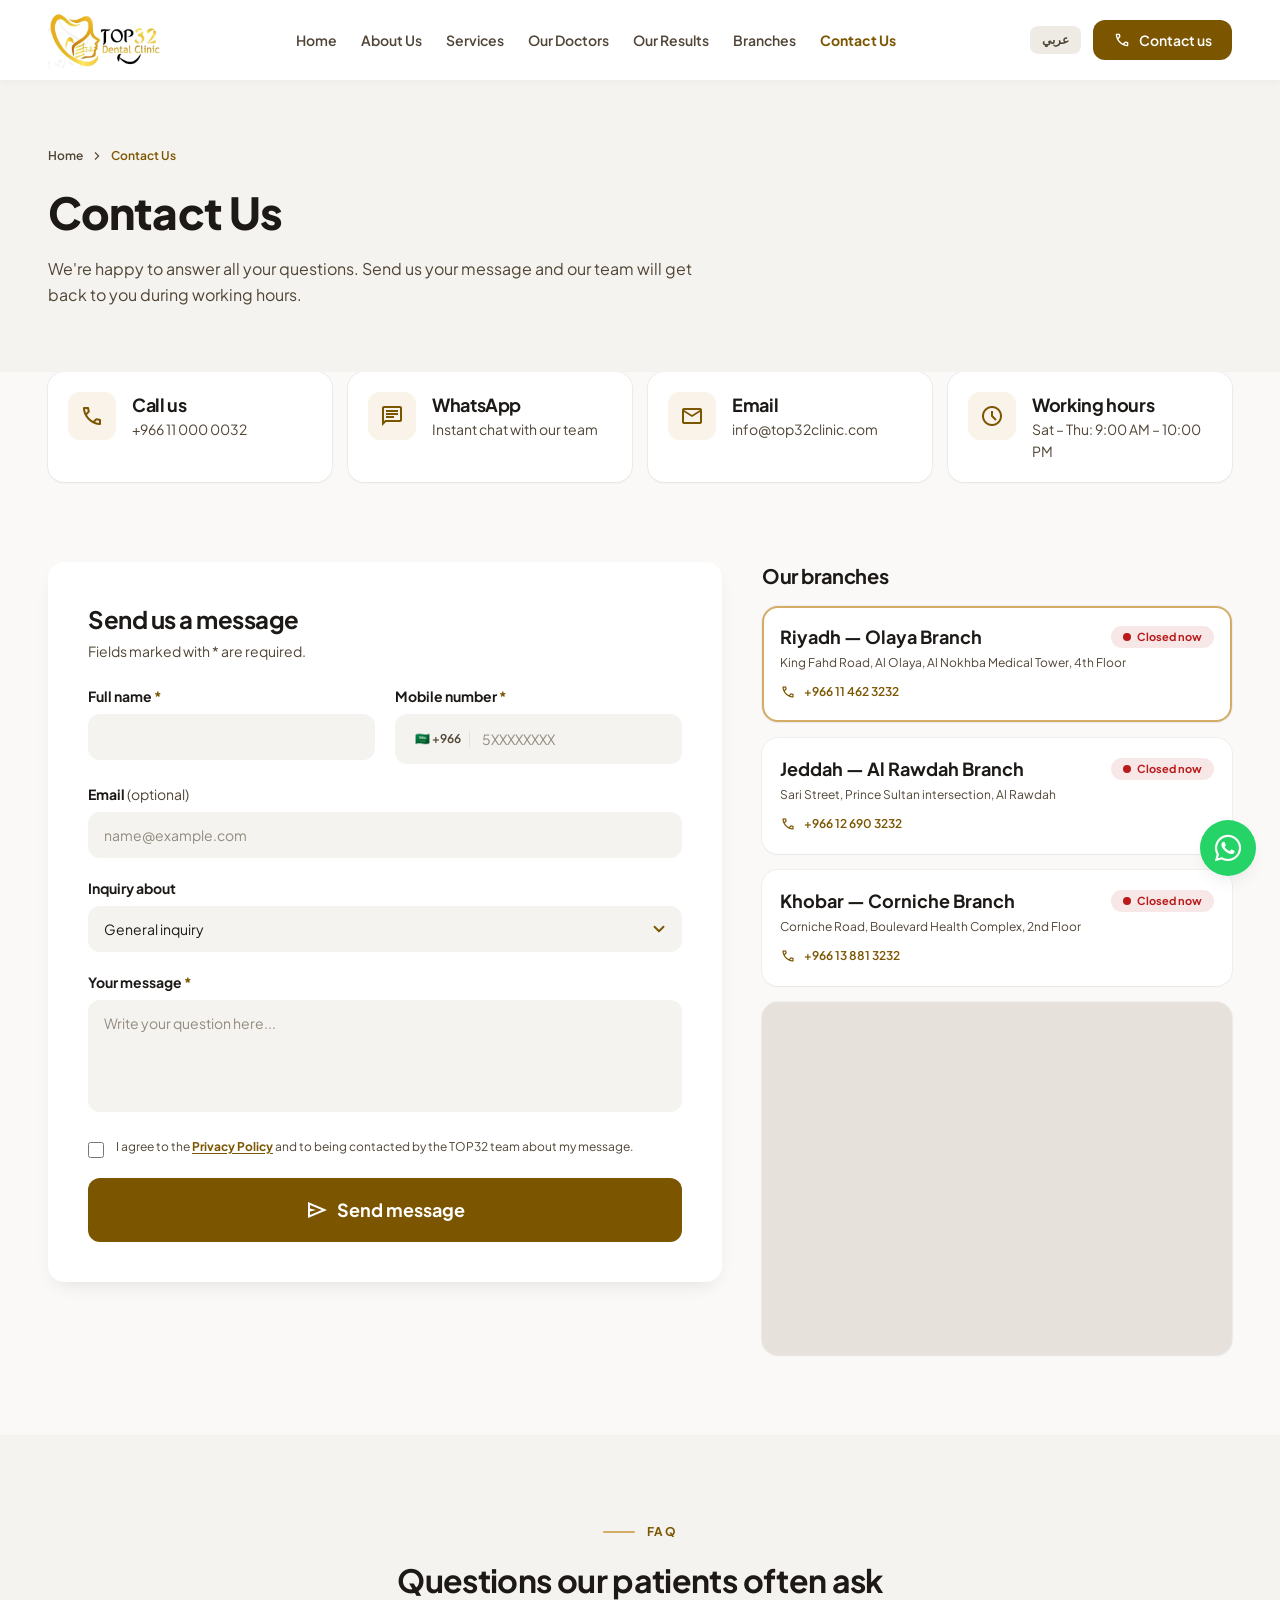
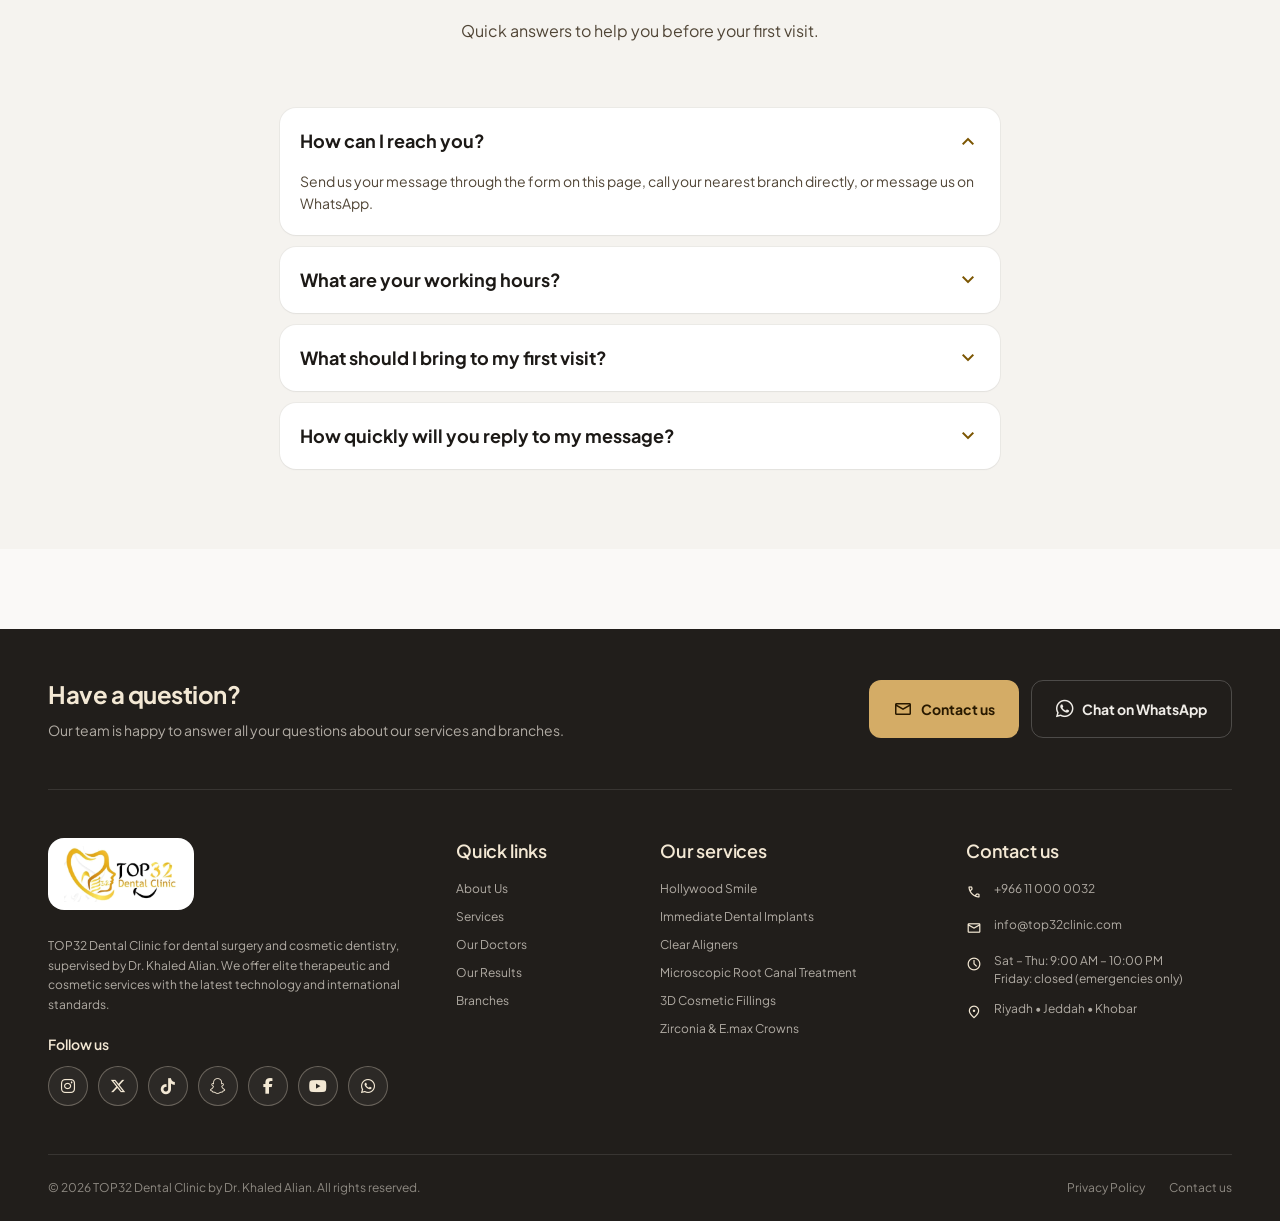
<file: en/contact.html>
<!DOCTYPE html>
<html dir="ltr" lang="en">
<head>
<meta charset="utf-8">
<meta content="width=device-width, initial-scale=1.0" name="viewport">
<title>Contact Us | TOP32</title>
<meta content="Contact TOP32 clinics at our Riyadh, Jeddah and Khobar branches." name="description">
<meta content="#7b5500" name="theme-color">
<link href="../contact.html" hreflang="ar" rel="alternate">
<link href="../asset-front/images/logo.png" rel="icon">
<link href="https://fonts.googleapis.com" rel="preconnect">
<link crossorigin="" href="https://fonts.gstatic.com" rel="preconnect">
<link href="https://fonts.googleapis.com/css2?family=Plus+Jakarta+Sans:wght@400;500;600;700;800&amp;display=swap" rel="stylesheet">
<link href="https://fonts.googleapis.com/css2?family=Material+Symbols+Outlined:opsz,wght,FILL,GRAD@20..48,100..700,0..1,-50..200&amp;display=block" rel="stylesheet">
<link href="https://cdnjs.cloudflare.com/ajax/libs/font-awesome/6.5.2/css/all.min.css" rel="stylesheet">
<link href="../asset-front/css/style.css" rel="stylesheet">
<link href="../asset-front/css/style-en.css" rel="stylesheet">

<script defer src="../asset-front/js/main.js"></script>
</head>
<body class="bg-surface font-body-md text-on-surface antialiased selection:bg-primary-fixed selection:text-on-primary-fixed">
<a class="skip-link" href="#main">Skip to content</a>
<header class="fixed top-0 w-full z-50 bg-surface-container-lowest/90 backdrop-blur-xl shadow-[0_1px_8px_rgba(0,0,0,0.04)]">
<div class="h-20 max-w-7xl mx-auto px-4 sm:px-6 lg:px-12 flex items-center justify-between gap-4">
<a class="flex items-center shrink-0" href="index.html" aria-label="TOP32 - Home"><img alt="TOP32 Dental Clinic" class="h-11 sm:h-14 w-auto object-contain" src="../asset-front/images/logo.png"></a>
<nav class="hidden xl:flex items-center gap-6" aria-label="Main navigation">
<a class="nav-link font-label-lg text-label-lg text-on-surface-variant hover:text-primary transition-colors py-2" data-path="home" href="index.html">Home</a>
<a class="nav-link font-label-lg text-label-lg text-on-surface-variant hover:text-primary transition-colors py-2" data-path="about-us" href="index.html#about-us">About Us</a>
<a class="nav-link font-label-lg text-label-lg text-on-surface-variant hover:text-primary transition-colors py-2" data-path="services" href="index.html#services">Services</a>
<a class="nav-link font-label-lg text-label-lg text-on-surface-variant hover:text-primary transition-colors py-2" data-path="doctors" href="index.html#doctors">Our Doctors</a>
<a class="nav-link font-label-lg text-label-lg text-on-surface-variant hover:text-primary transition-colors py-2" data-path="before-and-after" href="index.html#before-and-after">Our Results</a>
<a class="nav-link font-label-lg text-label-lg text-on-surface-variant hover:text-primary transition-colors py-2" data-path="branches" href="index.html#branches">Branches</a>
<a class="nav-link is-active font-label-lg text-label-lg text-on-surface-variant hover:text-primary transition-colors py-2" data-path="contact-us" href="contact.html" aria-current="page">Contact Us</a>
</nav>
<div class="flex items-center gap-2 sm:gap-3 shrink-0"><a class="px-3 py-1.5 rounded-lg bg-surface-container text-on-surface-variant hover:bg-surface-container-high hover:text-on-surface font-label-md text-label-md transition-colors" href="../contact.html" hreflang="ar" lang="ar">عربي</a><a class="inline-flex items-center gap-2 px-3 sm:px-5 py-2.5 rounded-xl bg-primary text-on-primary font-label-lg text-label-lg hover:bg-primary-container hover:text-on-primary-container transition-all" href="contact.html"><span class="material-symbols-outlined text-[18px]" aria-hidden="true">call</span><span class="hidden sm:inline">Contact us</span></a><button id="menu-toggle" type="button" class="xl:hidden inline-flex items-center justify-center w-10 h-10 rounded-lg bg-surface-container text-on-surface hover:bg-surface-container-high transition-colors" aria-controls="mobile-menu" aria-expanded="false" aria-label="Open menu"><span class="material-symbols-outlined text-2xl">menu</span></button></div>
</div>
<nav id="mobile-menu" class="mobile-menu xl:hidden bg-surface-container-lowest" aria-label="Main menu">
<div class="max-w-7xl mx-auto px-4 sm:px-6 py-3 flex flex-col gap-1">
<a class="nav-link py-3 px-3 rounded-lg font-label-lg text-label-lg text-on-surface-variant hover:text-primary hover:bg-surface-container-low transition-colors" data-path="home" href="index.html">Home</a>
<a class="nav-link py-3 px-3 rounded-lg font-label-lg text-label-lg text-on-surface-variant hover:text-primary hover:bg-surface-container-low transition-colors" data-path="about-us" href="index.html#about-us">About Us</a>
<a class="nav-link py-3 px-3 rounded-lg font-label-lg text-label-lg text-on-surface-variant hover:text-primary hover:bg-surface-container-low transition-colors" data-path="services" href="index.html#services">Services</a>
<a class="nav-link py-3 px-3 rounded-lg font-label-lg text-label-lg text-on-surface-variant hover:text-primary hover:bg-surface-container-low transition-colors" data-path="doctors" href="index.html#doctors">Our Doctors</a>
<a class="nav-link py-3 px-3 rounded-lg font-label-lg text-label-lg text-on-surface-variant hover:text-primary hover:bg-surface-container-low transition-colors" data-path="before-and-after" href="index.html#before-and-after">Our Results</a>
<a class="nav-link py-3 px-3 rounded-lg font-label-lg text-label-lg text-on-surface-variant hover:text-primary hover:bg-surface-container-low transition-colors" data-path="branches" href="index.html#branches">Branches</a>
<a class="nav-link is-active py-3 px-3 rounded-lg font-label-lg text-label-lg text-on-surface-variant hover:text-primary hover:bg-surface-container-low transition-colors" data-path="contact-us" href="contact.html" aria-current="page">Contact Us</a>
</div>
</nav>
</header>
<main class="w-full pt-20 bg-surface" id="main">
<section class="relative overflow-hidden bg-surface-container-low pt-10 pb-12 md:pt-16 md:pb-16">
<div class="max-w-7xl mx-auto px-4 sm:px-6 lg:px-12 relative z-10">
<nav aria-label="Breadcrumb" class="flex items-center gap-1.5 font-label-md text-label-md text-on-surface-variant mb-4"><a class="hover:text-primary transition-colors" href="index.html">Home</a><span class="material-symbols-outlined text-base rtl:rotate-180" aria-hidden="true">chevron_right</span><span class="text-primary" aria-current="page">Contact Us</span></nav>
<h1 class="font-display-hero text-display-hero-mobile md:text-display-hero font-extrabold text-on-surface">Contact Us</h1>
<p class="font-body-lg text-body-lg text-on-surface-variant max-w-2xl mt-4">We're happy to answer all your questions. Send us your message and our team will get back to you during working hours.</p>
</div>
</section>

<!-- QUICK CONTACT -->
<section class="max-w-7xl mx-auto px-4 sm:px-6 lg:px-12 w-full" aria-label="Ways to reach us">
<div class="grid grid-cols-1 sm:grid-cols-2 lg:grid-cols-4 gap-4">
<div class="p-5 rounded-2xl bg-surface-container-lowest shadow-md flex items-start gap-4">
<div class="w-12 h-12 rounded-xl bg-primary-fixed/50 text-primary flex items-center justify-center shrink-0"><span class="material-symbols-outlined text-2xl" aria-hidden="true">call</span></div>
<div class="min-w-0"><h2 class="font-headline-sm text-headline-sm font-bold text-on-surface">Call us</h2><p class="font-body-md text-body-md text-on-surface-variant"><a class="hover:text-primary transition-colors" dir="ltr" href="tel:+966110000032">+966 11 000 0032</a></p></div>
</div>
<div class="p-5 rounded-2xl bg-surface-container-lowest shadow-md flex items-start gap-4">
<div class="w-12 h-12 rounded-xl bg-primary-fixed/50 text-primary flex items-center justify-center shrink-0"><span class="material-symbols-outlined text-2xl" aria-hidden="true">chat</span></div>
<div class="min-w-0"><h2 class="font-headline-sm text-headline-sm font-bold text-on-surface">WhatsApp</h2><p class="font-body-md text-body-md text-on-surface-variant"><a class="hover:text-primary transition-colors" href="https://wa.me/" data-whatsapp="" target="_blank" rel="noopener noreferrer">Instant chat with our team</a></p></div>
</div>
<div class="p-5 rounded-2xl bg-surface-container-lowest shadow-md flex items-start gap-4">
<div class="w-12 h-12 rounded-xl bg-primary-fixed/50 text-primary flex items-center justify-center shrink-0"><span class="material-symbols-outlined text-2xl" aria-hidden="true">mail</span></div>
<div class="min-w-0"><h2 class="font-headline-sm text-headline-sm font-bold text-on-surface">Email</h2><p class="font-body-md text-body-md text-on-surface-variant"><a class="hover:text-primary transition-colors break-all" href="mailto:info@top32clinic.com">info@top32clinic.com</a></p></div>
</div>
<div class="p-5 rounded-2xl bg-surface-container-lowest shadow-md flex items-start gap-4">
<div class="w-12 h-12 rounded-xl bg-primary-fixed/50 text-primary flex items-center justify-center shrink-0"><span class="material-symbols-outlined text-2xl" aria-hidden="true">schedule</span></div>
<div class="min-w-0"><h2 class="font-headline-sm text-headline-sm font-bold text-on-surface">Working hours</h2><p class="font-body-md text-body-md text-on-surface-variant"><span>Sat – Thu: 9:00 AM – 10:00 PM</span></p></div>
</div>
</div>
</section>

<!-- FORM + BRANCHES -->
<section class="py-14 md:py-20 max-w-7xl mx-auto px-4 sm:px-6 lg:px-12 w-full" id="inquiry">
<div class="grid grid-cols-1 lg:grid-cols-12 gap-8 lg:gap-10 items-start">
<div class="lg:col-span-7 bg-surface-container-lowest p-5 sm:p-8 md:p-10 rounded-2xl shadow-xl text-start space-y-6">
<div class="space-y-1">
<h2 class="font-headline-lg text-headline-lg font-bold text-on-surface">Send us a message</h2>
<p class="font-body-md text-body-md text-on-surface-variant">Fields marked with * are required.</p>
</div>
<form class="space-y-5" id="contact-form">
<div class="grid grid-cols-1 md:grid-cols-2 gap-5">
<div><label class="block font-label-lg text-label-lg font-bold text-on-surface mb-2" for="contact-name">Full name <span class="text-primary">*</span></label><input class="w-full px-4 py-3 rounded-xl bg-surface-container-low text-on-surface text-body-md placeholder-on-surface-variant/60 focus:outline-none focus:ring-2 focus:ring-primary border-0 transition-all" id="contact-name" name="name" type="text" required autocomplete="name"></div>
<div><label class="block font-label-lg text-label-lg font-bold text-on-surface mb-2" for="contact-phone">Mobile number <span class="text-primary">*</span></label><div class="relative flex items-center bg-surface-container-low rounded-xl px-3 py-1.5 focus-within:ring-2 focus-within:ring-primary" dir="ltr"><span class="text-on-surface-variant font-label-md text-label-md px-2 border-r border-outline-variant/40 shrink-0">🇸🇦 +966</span><input class="w-full min-w-0 px-3 py-2 bg-transparent text-on-surface text-body-md placeholder-on-surface-variant/60 focus:outline-none border-0" id="contact-phone" name="phone" type="tel" required inputmode="numeric" autocomplete="tel-national" pattern="0?5[0-9]{8}" placeholder="5XXXXXXXX" title="Enter a valid Saudi mobile number starting with 5"></div></div>
</div>
<div><label class="block font-label-lg text-label-lg font-bold text-on-surface mb-2" for="contact-email">Email <span class="font-normal text-on-surface-variant">(optional)</span></label><input class="w-full px-4 py-3 rounded-xl bg-surface-container-low text-on-surface text-body-md placeholder-on-surface-variant/60 focus:outline-none focus:ring-2 focus:ring-primary border-0 transition-all" id="contact-email" name="email" type="email" autocomplete="email" dir="ltr" placeholder="name@example.com"></div>
<div><label class="block font-label-lg text-label-lg font-bold text-on-surface mb-2" for="contact-service">Inquiry about</label><select class="w-full px-4 py-3 rounded-xl bg-surface-container-low text-on-surface text-body-md placeholder-on-surface-variant/60 focus:outline-none focus:ring-2 focus:ring-primary border-0 transition-all form-select" id="contact-service" name="service"><option value="general">General inquiry</option><option value="hollywood">Hollywood Smile</option><option value="implants">Immediate Dental Implants</option><option value="orthodontics">Clear Aligners</option><option value="root-canal">Microscopic Root Canal Treatment</option><option value="fillings">3D Cosmetic Fillings</option><option value="crowns">Zirconia & E.max Crowns</option><option value="whitening">Laser & Zoom Whitening</option><option value="kids">Pediatric Dentistry</option></select></div>
<div><label class="block font-label-lg text-label-lg font-bold text-on-surface mb-2" for="contact-message">Your message <span class="text-primary">*</span></label><textarea class="w-full px-4 py-3 rounded-xl bg-surface-container-low text-on-surface text-body-md placeholder-on-surface-variant/60 focus:outline-none focus:ring-2 focus:ring-primary border-0 transition-all resize-none" id="contact-message" name="message" required rows="4" placeholder="Write your question here..."></textarea></div>
<label class="flex items-start gap-3 font-body-sm text-body-sm text-on-surface-variant cursor-pointer"><input class="mt-1 w-4 h-4 accent-[#7b5500] shrink-0" name="consent" type="checkbox" required><span>I agree to the <a class="text-primary font-bold underline underline-offset-2" href="privacy.html">Privacy Policy</a> and to being contacted by the TOP32 team about my message.</span></label>
<button class="w-full py-4 rounded-xl bg-primary hover:bg-primary-container text-on-primary font-headline-sm text-headline-sm font-bold transition-all flex items-center justify-center gap-2" type="submit"><span class="material-symbols-outlined text-2xl rtl:-scale-x-100" aria-hidden="true">send</span><span>Send message</span></button>
</form>
</div>
<div class="lg:col-span-5 space-y-4 lg:sticky lg:top-28">
<h2 class="font-headline-md text-headline-md font-bold text-on-surface">Our branches</h2>
<button type="button" class="branch-tab is-active w-full text-start p-4 rounded-2xl bg-surface-container-lowest shadow-sm hover:shadow-md transition-all" data-map-query="Olaya Street, Riyadh, Saudi Arabia" aria-pressed="true">
<span class="flex flex-wrap items-center justify-between gap-2"><span class="font-headline-sm text-headline-sm font-bold text-on-surface">Riyadh — Olaya Branch</span><span class="open-badge inline-flex items-center gap-1.5 px-3 py-1 rounded-full font-label-sm text-label-sm font-bold" data-open-status><span class="open-dot w-2 h-2 rounded-full"></span><span data-open-label>Open now</span></span></span>
<span class="block font-body-sm text-body-sm text-on-surface-variant mt-1">King Fahd Road, Al Olaya, Al Nokhba Medical Tower, 4th Floor</span>
<span class="flex items-center gap-2 mt-2 font-label-md text-label-md text-primary"><span class="material-symbols-outlined text-base" aria-hidden="true">call</span><span dir="ltr">+966 11 462 3232</span></span>
</button>
<button type="button" class="branch-tab w-full text-start p-4 rounded-2xl bg-surface-container-lowest shadow-sm hover:shadow-md transition-all" data-map-query="Al Rawdah, Jeddah, Saudi Arabia" aria-pressed="false">
<span class="flex flex-wrap items-center justify-between gap-2"><span class="font-headline-sm text-headline-sm font-bold text-on-surface">Jeddah — Al Rawdah Branch</span><span class="open-badge inline-flex items-center gap-1.5 px-3 py-1 rounded-full font-label-sm text-label-sm font-bold" data-open-status><span class="open-dot w-2 h-2 rounded-full"></span><span data-open-label>Open now</span></span></span>
<span class="block font-body-sm text-body-sm text-on-surface-variant mt-1">Sari Street, Prince Sultan intersection, Al Rawdah</span>
<span class="flex items-center gap-2 mt-2 font-label-md text-label-md text-primary"><span class="material-symbols-outlined text-base" aria-hidden="true">call</span><span dir="ltr">+966 12 690 3232</span></span>
</button>
<button type="button" class="branch-tab w-full text-start p-4 rounded-2xl bg-surface-container-lowest shadow-sm hover:shadow-md transition-all" data-map-query="Corniche, Khobar, Saudi Arabia" aria-pressed="false">
<span class="flex flex-wrap items-center justify-between gap-2"><span class="font-headline-sm text-headline-sm font-bold text-on-surface">Khobar — Corniche Branch</span><span class="open-badge inline-flex items-center gap-1.5 px-3 py-1 rounded-full font-label-sm text-label-sm font-bold" data-open-status><span class="open-dot w-2 h-2 rounded-full"></span><span data-open-label>Open now</span></span></span>
<span class="block font-body-sm text-body-sm text-on-surface-variant mt-1">Corniche Road, Boulevard Health Complex, 2nd Floor</span>
<span class="flex items-center gap-2 mt-2 font-label-md text-label-md text-primary"><span class="material-symbols-outlined text-base" aria-hidden="true">call</span><span dir="ltr">+966 13 881 3232</span></span>
</button>
<div class="rounded-2xl overflow-hidden shadow-md bg-surface-container-high aspect-[4/3]">
<iframe id="branch-map" class="w-full h-full border-0" loading="lazy" referrerpolicy="no-referrer-when-downgrade" title="Branch map" src="https://maps.google.com/maps?q=Olaya%20Street,%20Riyadh,%20Saudi%20Arabia&amp;z=15&amp;output=embed"></iframe>
</div>
</div>
</div>
</section>

<!-- FAQ -->
<section class="py-14 md:py-20 bg-surface-container-low">
<div class="max-w-3xl mx-auto px-4 sm:px-6">
<div class="text-center max-w-3xl mx-auto space-y-4 mb-10 md:mb-16">
<span class="eyebrow">FAQ</span>
<h2 class="font-headline-xl text-headline-xl-mobile md:text-headline-xl font-bold text-on-surface">Questions our patients often ask</h2>
<p class="font-body-lg text-body-lg text-on-surface-variant">Quick answers to help you before your first visit.</p>
</div>
<div class="space-y-3 text-start">
<details class="faq group rounded-2xl bg-surface-container-lowest shadow-sm transition-shadow" open>
<summary class="flex items-center justify-between gap-4 p-5 cursor-pointer list-none font-headline-sm text-headline-sm font-bold text-on-surface">How can I reach you?<span class="material-symbols-outlined text-primary transition-transform group-open:rotate-180" aria-hidden="true">expand_more</span></summary>
<p class="px-5 pb-5 -mt-1 font-body-md text-body-md text-on-surface-variant leading-relaxed">Send us your message through the form on this page, call your nearest branch directly, or message us on WhatsApp.</p>
</details>
<details class="faq group rounded-2xl bg-surface-container-lowest shadow-sm transition-shadow">
<summary class="flex items-center justify-between gap-4 p-5 cursor-pointer list-none font-headline-sm text-headline-sm font-bold text-on-surface">What are your working hours?<span class="material-symbols-outlined text-primary transition-transform group-open:rotate-180" aria-hidden="true">expand_more</span></summary>
<p class="px-5 pb-5 -mt-1 font-body-md text-body-md text-on-surface-variant leading-relaxed">Our branches are open Saturday to Thursday from 9:00 AM to 10:00 PM. Fridays are reserved for emergencies only.</p>
</details>
<details class="faq group rounded-2xl bg-surface-container-lowest shadow-sm transition-shadow">
<summary class="flex items-center justify-between gap-4 p-5 cursor-pointer list-none font-headline-sm text-headline-sm font-bold text-on-surface">What should I bring to my first visit?<span class="material-symbols-outlined text-primary transition-transform group-open:rotate-180" aria-hidden="true">expand_more</span></summary>
<p class="px-5 pb-5 -mt-1 font-body-md text-body-md text-on-surface-variant leading-relaxed">Please bring your national ID or Iqama, your insurance card if you have one, and any previous dental X-rays or medical reports.</p>
</details>
<details class="faq group rounded-2xl bg-surface-container-lowest shadow-sm transition-shadow">
<summary class="flex items-center justify-between gap-4 p-5 cursor-pointer list-none font-headline-sm text-headline-sm font-bold text-on-surface">How quickly will you reply to my message?<span class="material-symbols-outlined text-primary transition-transform group-open:rotate-180" aria-hidden="true">expand_more</span></summary>
<p class="px-5 pb-5 -mt-1 font-body-md text-body-md text-on-surface-variant leading-relaxed">Our customer care team replies to all messages during working hours, usually on the same day.</p>
</details>
</div>
</div>
</section>
</main>
<div class="fixed bottom-4 end-4 sm:bottom-6 sm:end-6 z-40 group"><a class="relative flex items-center justify-center w-14 h-14 rounded-full bg-[#25D366] text-white shadow-xl hover:scale-105 transition-transform" href="https://wa.me/" data-whatsapp="" rel="noopener noreferrer" target="_blank" aria-label="Chat on WhatsApp"><i class="fa-brands fa-whatsapp text-3xl relative" aria-hidden="true"></i><span class="absolute bottom-full end-0 mb-3 hidden group-hover:block whitespace-nowrap bg-inverse-surface text-inverse-on-surface font-label-sm text-label-sm px-3 py-1.5 rounded-lg shadow-lg pointer-events-none">Chat with customer service</span></a></div>
<footer class="w-full bg-inverse-surface text-inverse-on-surface mt-14 md:mt-20">
<div class="max-w-7xl mx-auto px-4 sm:px-6 lg:px-12">
<div class="py-10 md:py-12 border-b border-white/10 flex flex-col lg:flex-row items-center justify-between gap-6 text-center lg:text-start">
<div class="space-y-2">
<h2 class="font-headline-lg text-headline-lg text-primary-fixed font-bold">Have a question?</h2>
<p class="font-body-md text-body-md text-surface-variant/80">Our team is happy to answer all your questions about our services and branches.</p>
</div>
<div class="flex flex-col sm:flex-row gap-3 w-full sm:w-auto shrink-0">
<a class="inline-flex items-center justify-center gap-2 px-6 py-3.5 rounded-xl bg-primary-fixed-dim text-on-primary-fixed font-label-lg text-label-lg font-bold hover:bg-primary-fixed transition-colors" href="contact.html"><span class="material-symbols-outlined text-xl" aria-hidden="true">mail</span><span>Contact us</span></a>
<a class="inline-flex items-center justify-center gap-2 px-6 py-3.5 rounded-xl border border-white/20 text-inverse-on-surface font-label-lg text-label-lg font-bold hover:bg-[#25D366] hover:border-[#25D366] hover:text-white transition-colors" href="https://wa.me/" data-whatsapp="" target="_blank" rel="noopener noreferrer"><i class="fa-brands fa-whatsapp text-xl" aria-hidden="true"></i><span>Chat on WhatsApp</span></a>
</div>
</div>
<div class="grid grid-cols-1 sm:grid-cols-2 lg:grid-cols-12 gap-10 py-12">
<div class="space-y-5 lg:col-span-4">
<a class="inline-block bg-surface-container-lowest rounded-2xl px-4 py-2" href="index.html"><img alt="TOP32 Dental Clinic" class="h-14 w-auto object-contain" loading="lazy" src="../asset-front/images/logo.png"></a>
<p class="font-body-sm text-body-sm text-surface-variant/80 leading-relaxed">TOP32 Dental Clinic for dental surgery and cosmetic dentistry, supervised by Dr. Khaled Alian. We offer elite therapeutic and cosmetic services with the latest technology and international standards.</p>
<div class="space-y-3">
<p class="font-label-lg text-label-lg text-primary-fixed">Follow us</p>
<div class="flex flex-wrap items-center gap-2.5"><a class="w-10 h-10 rounded-full bg-white/5 border border-primary-fixed/30 text-primary-fixed flex items-center justify-center hover:bg-primary hover:text-on-primary hover:border-primary transition-all" href="https://www.instagram.com/" data-social="instagram" target="_blank" rel="noopener noreferrer" aria-label="Instagram" title="Instagram"><i class="fa-brands fa-instagram text-base" aria-hidden="true"></i></a><a class="w-10 h-10 rounded-full bg-white/5 border border-primary-fixed/30 text-primary-fixed flex items-center justify-center hover:bg-primary hover:text-on-primary hover:border-primary transition-all" href="https://x.com/" data-social="x" target="_blank" rel="noopener noreferrer" aria-label="X" title="X"><i class="fa-brands fa-x-twitter text-base" aria-hidden="true"></i></a><a class="w-10 h-10 rounded-full bg-white/5 border border-primary-fixed/30 text-primary-fixed flex items-center justify-center hover:bg-primary hover:text-on-primary hover:border-primary transition-all" href="https://www.tiktok.com/" data-social="tiktok" target="_blank" rel="noopener noreferrer" aria-label="TikTok" title="TikTok"><i class="fa-brands fa-tiktok text-base" aria-hidden="true"></i></a><a class="w-10 h-10 rounded-full bg-white/5 border border-primary-fixed/30 text-primary-fixed flex items-center justify-center hover:bg-primary hover:text-on-primary hover:border-primary transition-all" href="https://www.snapchat.com/" data-social="snapchat" target="_blank" rel="noopener noreferrer" aria-label="Snapchat" title="Snapchat"><i class="fa-brands fa-snapchat text-base" aria-hidden="true"></i></a><a class="w-10 h-10 rounded-full bg-white/5 border border-primary-fixed/30 text-primary-fixed flex items-center justify-center hover:bg-primary hover:text-on-primary hover:border-primary transition-all" href="https://www.facebook.com/" data-social="facebook" target="_blank" rel="noopener noreferrer" aria-label="Facebook" title="Facebook"><i class="fa-brands fa-facebook-f text-base" aria-hidden="true"></i></a><a class="w-10 h-10 rounded-full bg-white/5 border border-primary-fixed/30 text-primary-fixed flex items-center justify-center hover:bg-primary hover:text-on-primary hover:border-primary transition-all" href="https://www.youtube.com/" data-social="youtube" target="_blank" rel="noopener noreferrer" aria-label="YouTube" title="YouTube"><i class="fa-brands fa-youtube text-base" aria-hidden="true"></i></a><a class="w-10 h-10 rounded-full bg-white/5 border border-primary-fixed/30 text-primary-fixed flex items-center justify-center hover:bg-[#25D366] hover:text-white hover:border-[#25D366] transition-all" href="https://wa.me/" data-whatsapp="" target="_blank" rel="noopener noreferrer" aria-label="WhatsApp" title="WhatsApp"><i class="fa-brands fa-whatsapp text-base" aria-hidden="true"></i></a></div>
</div>
</div>
<div class="space-y-4 lg:col-span-2">
<h3 class="font-headline-sm text-headline-sm text-primary-fixed font-semibold">Quick links</h3>
<ul class="space-y-2.5 font-body-sm text-body-sm text-surface-variant/80"><li><a class="hover:text-primary-fixed transition-colors" href="index.html#about-us">About Us</a></li><li><a class="hover:text-primary-fixed transition-colors" href="index.html#services">Services</a></li><li><a class="hover:text-primary-fixed transition-colors" href="index.html#doctors">Our Doctors</a></li><li><a class="hover:text-primary-fixed transition-colors" href="index.html#before-and-after">Our Results</a></li><li><a class="hover:text-primary-fixed transition-colors" href="index.html#branches">Branches</a></li></ul>
</div>
<div class="space-y-4 lg:col-span-3">
<h3 class="font-headline-sm text-headline-sm text-primary-fixed font-semibold">Our services</h3>
<ul class="space-y-2.5 font-body-sm text-body-sm text-surface-variant/80"><li><a class="hover:text-primary-fixed transition-colors" href="contact.html?service=hollywood">Hollywood Smile</a></li><li><a class="hover:text-primary-fixed transition-colors" href="contact.html?service=implants">Immediate Dental Implants</a></li><li><a class="hover:text-primary-fixed transition-colors" href="contact.html?service=orthodontics">Clear Aligners</a></li><li><a class="hover:text-primary-fixed transition-colors" href="contact.html?service=root-canal">Microscopic Root Canal Treatment</a></li><li><a class="hover:text-primary-fixed transition-colors" href="contact.html?service=fillings">3D Cosmetic Fillings</a></li><li><a class="hover:text-primary-fixed transition-colors" href="contact.html?service=crowns">Zirconia & E.max Crowns</a></li></ul>
</div>
<div class="space-y-4 lg:col-span-3">
<h3 class="font-headline-sm text-headline-sm text-primary-fixed font-semibold">Contact us</h3>
<ul class="space-y-3 font-body-sm text-body-sm text-surface-variant/80">
<li class="flex items-start gap-3"><span class="material-symbols-outlined text-base text-primary-fixed" aria-hidden="true">call</span><a class="hover:text-primary-fixed transition-colors" dir="ltr" href="tel:+966110000032">+966 11 000 0032</a></li>
<li class="flex items-start gap-3"><span class="material-symbols-outlined text-base text-primary-fixed" aria-hidden="true">mail</span><a class="hover:text-primary-fixed transition-colors" href="mailto:info@top32clinic.com">info@top32clinic.com</a></li>
<li class="flex items-start gap-3"><span class="material-symbols-outlined text-base text-primary-fixed" aria-hidden="true">schedule</span><span>Sat – Thu: 9:00 AM – 10:00 PM<br>Friday: closed (emergencies only)</span></li>
<li class="flex items-start gap-3"><span class="material-symbols-outlined text-base text-primary-fixed" aria-hidden="true">location_on</span><a class="hover:text-primary-fixed transition-colors" href="index.html#branches">Riyadh • Jeddah • Khobar</a></li>
</ul>
</div>
</div>
<div class="py-6 pb-24 md:pb-6 border-t border-white/10 flex flex-col md:flex-row items-center justify-between gap-4 text-center md:text-start">
<p class="font-body-sm text-body-sm text-surface-variant/60">© <span data-year>2026</span> TOP32 Dental Clinic by Dr. Khaled Alian. All rights reserved.</p>
<div class="flex items-center gap-6 font-body-sm text-body-sm text-surface-variant/60"><a class="hover:text-primary-fixed transition-colors" href="privacy.html">Privacy Policy</a><a class="hover:text-primary-fixed transition-colors" href="contact.html">Contact us</a></div>
</div>
</div>
</footer>
</body>
</html>
</file>
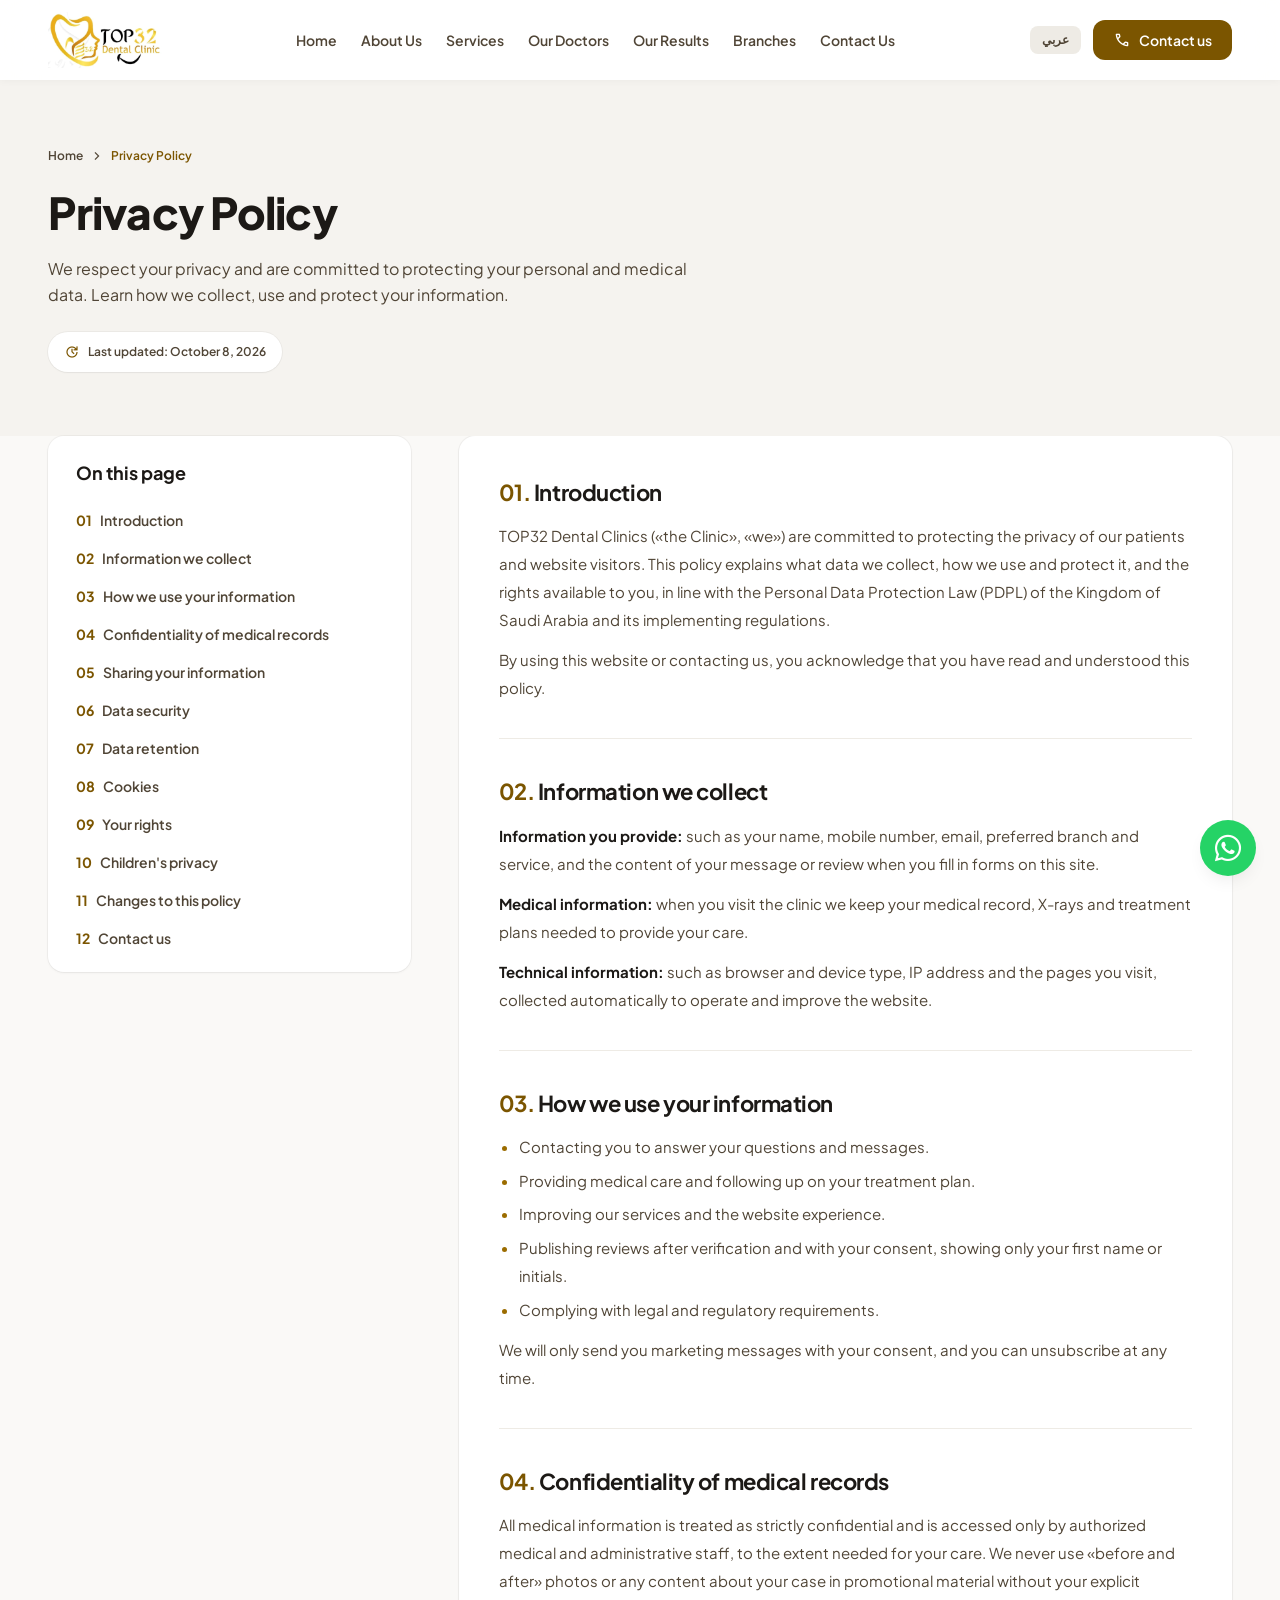
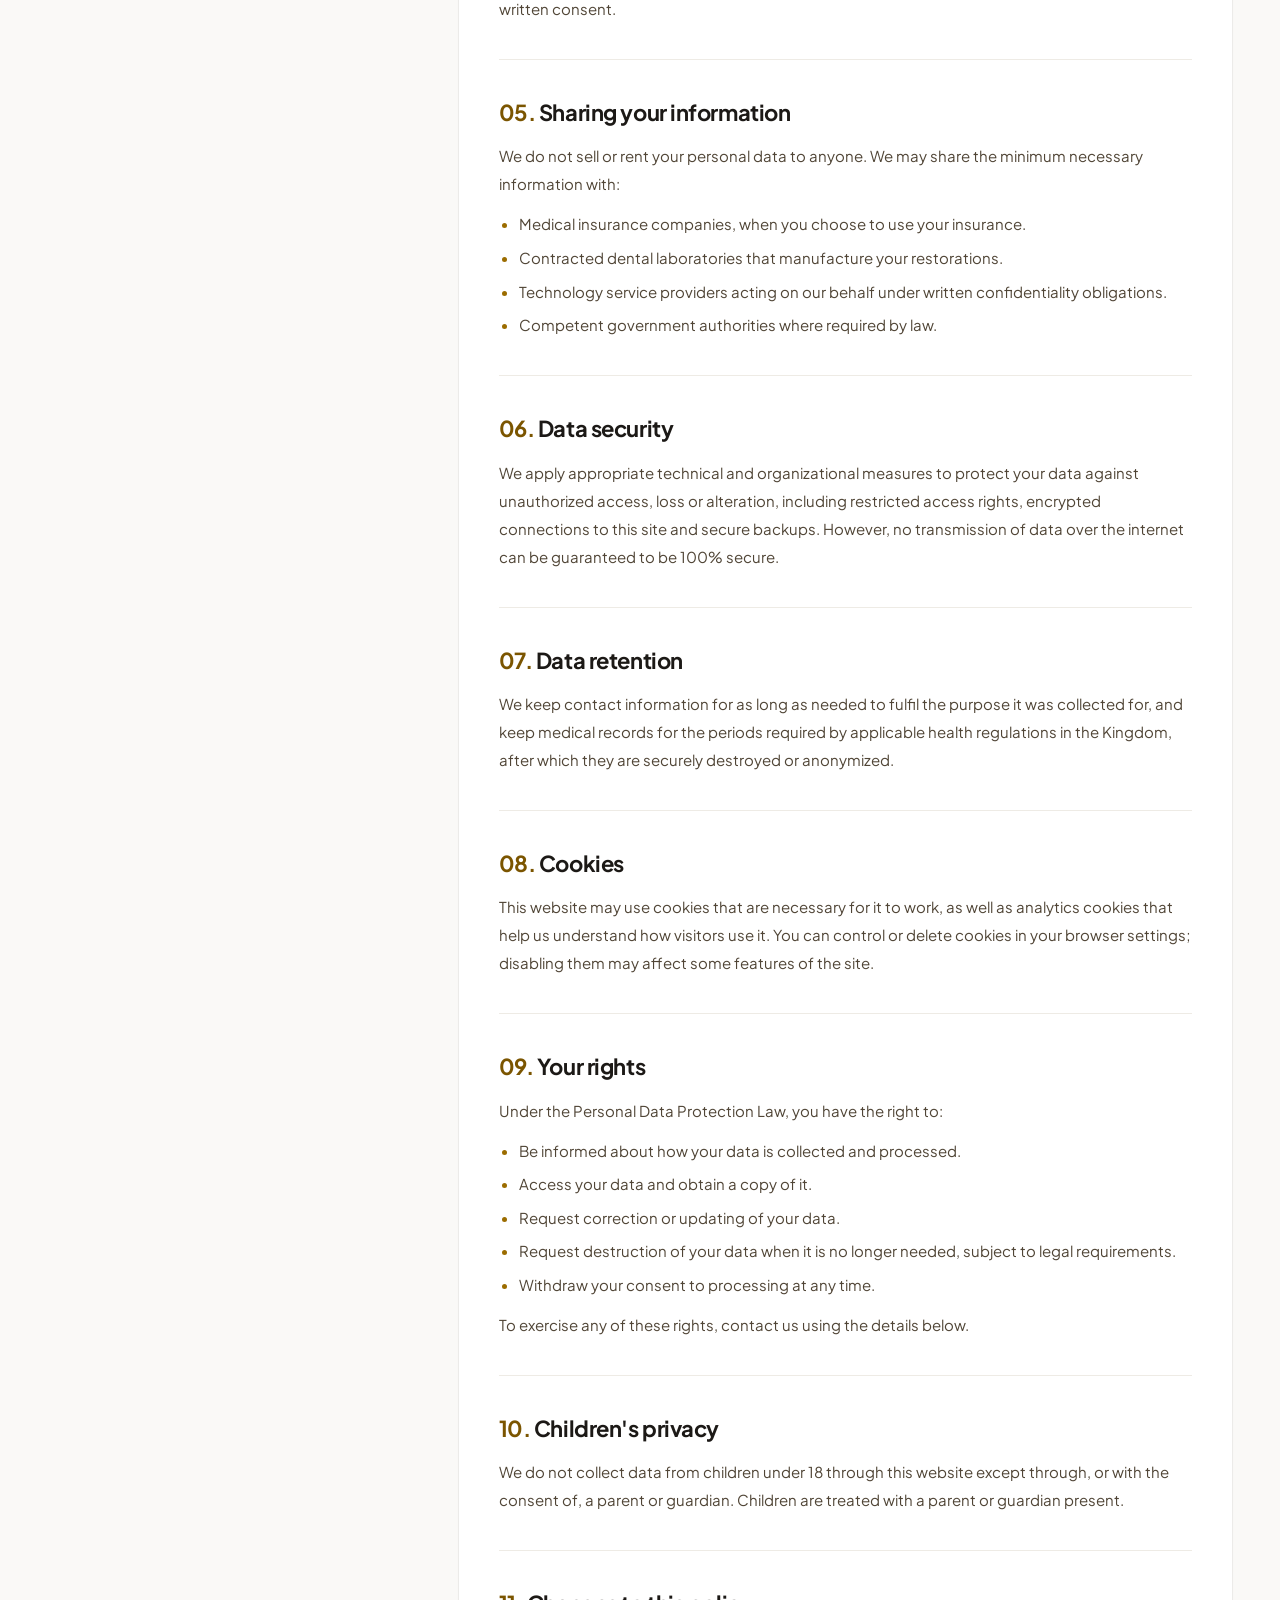
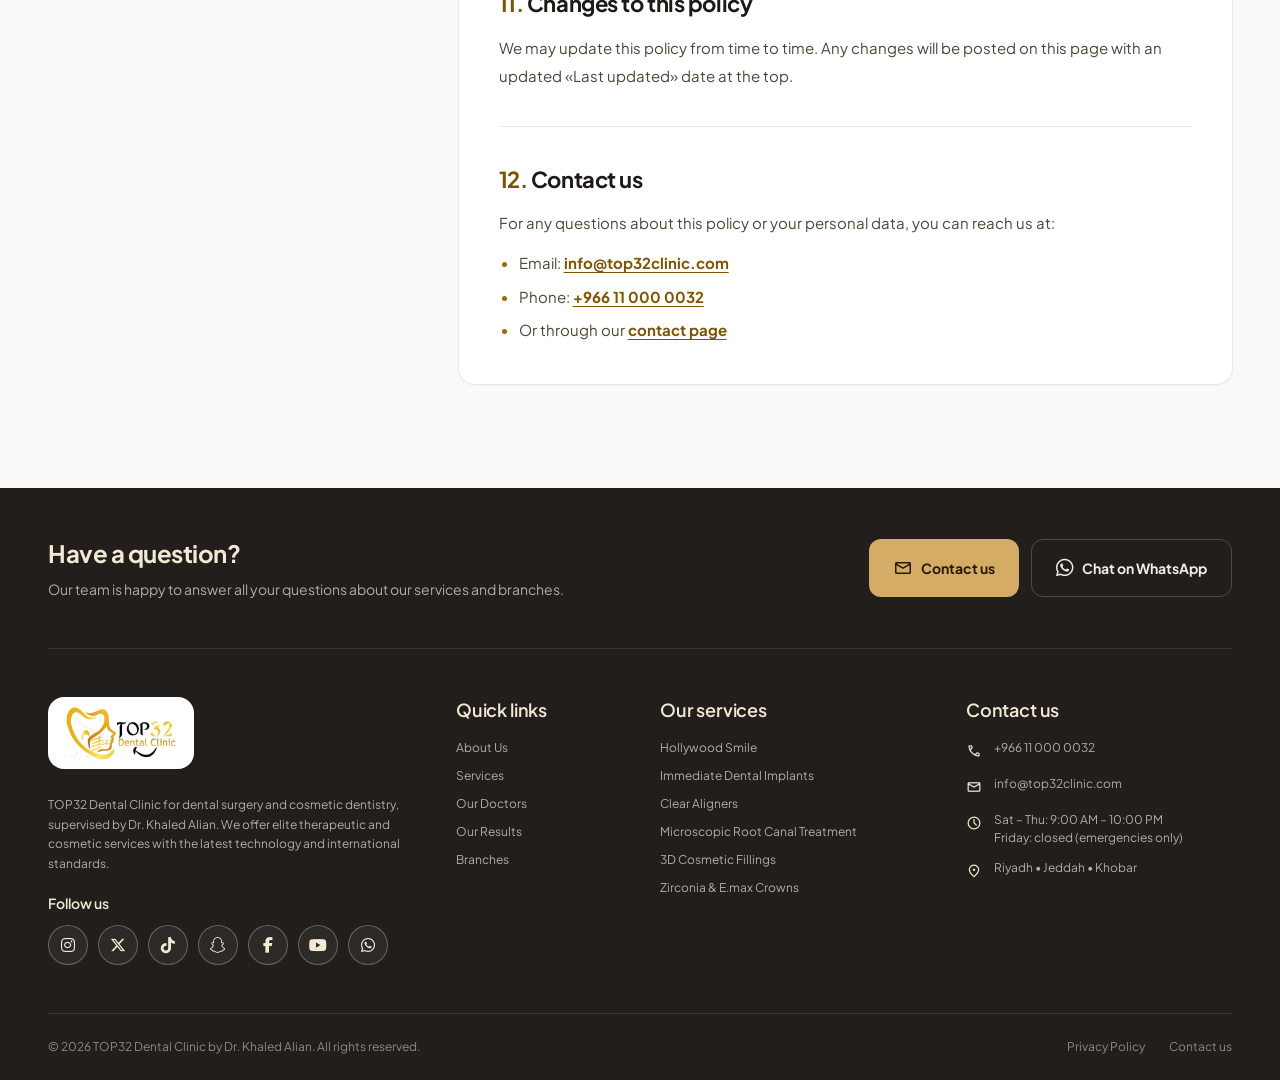
<file: en/privacy.html>
<!DOCTYPE html>
<html dir="ltr" lang="en">
<head>
<meta charset="utf-8">
<meta content="width=device-width, initial-scale=1.0" name="viewport">
<title>Privacy Policy | TOP32</title>
<meta content="Privacy and data protection policy of TOP32 Dental Clinics." name="description">
<meta content="#7b5500" name="theme-color">
<link href="../privacy.html" hreflang="ar" rel="alternate">
<link href="../asset-front/images/logo.png" rel="icon">
<link href="https://fonts.googleapis.com" rel="preconnect">
<link crossorigin="" href="https://fonts.gstatic.com" rel="preconnect">
<link href="https://fonts.googleapis.com/css2?family=Plus+Jakarta+Sans:wght@400;500;600;700;800&amp;display=swap" rel="stylesheet">
<link href="https://fonts.googleapis.com/css2?family=Material+Symbols+Outlined:opsz,wght,FILL,GRAD@20..48,100..700,0..1,-50..200&amp;display=block" rel="stylesheet">
<link href="https://cdnjs.cloudflare.com/ajax/libs/font-awesome/6.5.2/css/all.min.css" rel="stylesheet">
<link href="../asset-front/css/style.css" rel="stylesheet">
<link href="../asset-front/css/style-en.css" rel="stylesheet">

<script defer src="../asset-front/js/main.js"></script>
</head>
<body class="bg-surface font-body-md text-on-surface antialiased selection:bg-primary-fixed selection:text-on-primary-fixed">
<a class="skip-link" href="#main">Skip to content</a>
<header class="fixed top-0 w-full z-50 bg-surface-container-lowest/90 backdrop-blur-xl shadow-[0_1px_8px_rgba(0,0,0,0.04)]">
<div class="h-20 max-w-7xl mx-auto px-4 sm:px-6 lg:px-12 flex items-center justify-between gap-4">
<a class="flex items-center shrink-0" href="index.html" aria-label="TOP32 - Home"><img alt="TOP32 Dental Clinic" class="h-11 sm:h-14 w-auto object-contain" src="../asset-front/images/logo.png"></a>
<nav class="hidden xl:flex items-center gap-6" aria-label="Main navigation">
<a class="nav-link font-label-lg text-label-lg text-on-surface-variant hover:text-primary transition-colors py-2" data-path="home" href="index.html">Home</a>
<a class="nav-link font-label-lg text-label-lg text-on-surface-variant hover:text-primary transition-colors py-2" data-path="about-us" href="index.html#about-us">About Us</a>
<a class="nav-link font-label-lg text-label-lg text-on-surface-variant hover:text-primary transition-colors py-2" data-path="services" href="index.html#services">Services</a>
<a class="nav-link font-label-lg text-label-lg text-on-surface-variant hover:text-primary transition-colors py-2" data-path="doctors" href="index.html#doctors">Our Doctors</a>
<a class="nav-link font-label-lg text-label-lg text-on-surface-variant hover:text-primary transition-colors py-2" data-path="before-and-after" href="index.html#before-and-after">Our Results</a>
<a class="nav-link font-label-lg text-label-lg text-on-surface-variant hover:text-primary transition-colors py-2" data-path="branches" href="index.html#branches">Branches</a>
<a class="nav-link font-label-lg text-label-lg text-on-surface-variant hover:text-primary transition-colors py-2" data-path="contact-us" href="contact.html">Contact Us</a>
</nav>
<div class="flex items-center gap-2 sm:gap-3 shrink-0"><a class="px-3 py-1.5 rounded-lg bg-surface-container text-on-surface-variant hover:bg-surface-container-high hover:text-on-surface font-label-md text-label-md transition-colors" href="../privacy.html" hreflang="ar" lang="ar">عربي</a><a class="inline-flex items-center gap-2 px-3 sm:px-5 py-2.5 rounded-xl bg-primary text-on-primary font-label-lg text-label-lg hover:bg-primary-container hover:text-on-primary-container transition-all" href="contact.html"><span class="material-symbols-outlined text-[18px]" aria-hidden="true">call</span><span class="hidden sm:inline">Contact us</span></a><button id="menu-toggle" type="button" class="xl:hidden inline-flex items-center justify-center w-10 h-10 rounded-lg bg-surface-container text-on-surface hover:bg-surface-container-high transition-colors" aria-controls="mobile-menu" aria-expanded="false" aria-label="Open menu"><span class="material-symbols-outlined text-2xl">menu</span></button></div>
</div>
<nav id="mobile-menu" class="mobile-menu xl:hidden bg-surface-container-lowest" aria-label="Main menu">
<div class="max-w-7xl mx-auto px-4 sm:px-6 py-3 flex flex-col gap-1">
<a class="nav-link py-3 px-3 rounded-lg font-label-lg text-label-lg text-on-surface-variant hover:text-primary hover:bg-surface-container-low transition-colors" data-path="home" href="index.html">Home</a>
<a class="nav-link py-3 px-3 rounded-lg font-label-lg text-label-lg text-on-surface-variant hover:text-primary hover:bg-surface-container-low transition-colors" data-path="about-us" href="index.html#about-us">About Us</a>
<a class="nav-link py-3 px-3 rounded-lg font-label-lg text-label-lg text-on-surface-variant hover:text-primary hover:bg-surface-container-low transition-colors" data-path="services" href="index.html#services">Services</a>
<a class="nav-link py-3 px-3 rounded-lg font-label-lg text-label-lg text-on-surface-variant hover:text-primary hover:bg-surface-container-low transition-colors" data-path="doctors" href="index.html#doctors">Our Doctors</a>
<a class="nav-link py-3 px-3 rounded-lg font-label-lg text-label-lg text-on-surface-variant hover:text-primary hover:bg-surface-container-low transition-colors" data-path="before-and-after" href="index.html#before-and-after">Our Results</a>
<a class="nav-link py-3 px-3 rounded-lg font-label-lg text-label-lg text-on-surface-variant hover:text-primary hover:bg-surface-container-low transition-colors" data-path="branches" href="index.html#branches">Branches</a>
<a class="nav-link py-3 px-3 rounded-lg font-label-lg text-label-lg text-on-surface-variant hover:text-primary hover:bg-surface-container-low transition-colors" data-path="contact-us" href="contact.html">Contact Us</a>
</div>
</nav>
</header>
<main class="w-full pt-20 bg-surface" id="main">
<section class="relative overflow-hidden bg-surface-container-low pt-10 pb-12 md:pt-16 md:pb-16">
<div class="max-w-7xl mx-auto px-4 sm:px-6 lg:px-12 relative z-10">
<nav aria-label="Breadcrumb" class="flex items-center gap-1.5 font-label-md text-label-md text-on-surface-variant mb-4"><a class="hover:text-primary transition-colors" href="index.html">Home</a><span class="material-symbols-outlined text-base rtl:rotate-180" aria-hidden="true">chevron_right</span><span class="text-primary" aria-current="page">Privacy Policy</span></nav>
<h1 class="font-display-hero text-display-hero-mobile md:text-display-hero font-extrabold text-on-surface">Privacy Policy</h1>
<p class="font-body-lg text-body-lg text-on-surface-variant max-w-2xl mt-4">We respect your privacy and are committed to protecting your personal and medical data. Learn how we collect, use and protect your information.</p><p class="inline-flex items-center gap-2 mt-6 px-4 py-2 rounded-full bg-surface-container-lowest shadow-sm font-label-md text-label-md text-on-surface-variant"><span class="material-symbols-outlined text-base text-primary" aria-hidden="true">update</span><span>Last updated: October 8, 2026</span></p>
</div>
</section>

<section class="pb-6 max-w-7xl mx-auto px-4 sm:px-6 lg:px-12 w-full">
<div class="grid grid-cols-1 lg:grid-cols-12 gap-8 lg:gap-12 items-start">
<aside class="lg:col-span-4 lg:sticky lg:top-28">
<details class="toc rounded-2xl bg-surface-container-lowest shadow-md p-4" open>
<summary class="flex items-center justify-between gap-2 cursor-pointer list-none px-3 py-2 font-headline-sm text-headline-sm font-bold text-on-surface">On this page<span class="material-symbols-outlined text-primary lg:hidden" aria-hidden="true">expand_more</span></summary>
<ol class="mt-2 space-y-0.5 font-label-lg text-label-lg text-on-surface-variant">
<li><a class="toc-link flex items-center gap-2 px-3 py-2 rounded-lg hover:bg-surface-container-low hover:text-primary transition-colors" href="#intro"><span class="text-primary font-bold" dir="ltr">01</span><span>Introduction</span></a></li>
<li><a class="toc-link flex items-center gap-2 px-3 py-2 rounded-lg hover:bg-surface-container-low hover:text-primary transition-colors" href="#collect"><span class="text-primary font-bold" dir="ltr">02</span><span>Information we collect</span></a></li>
<li><a class="toc-link flex items-center gap-2 px-3 py-2 rounded-lg hover:bg-surface-container-low hover:text-primary transition-colors" href="#use"><span class="text-primary font-bold" dir="ltr">03</span><span>How we use your information</span></a></li>
<li><a class="toc-link flex items-center gap-2 px-3 py-2 rounded-lg hover:bg-surface-container-low hover:text-primary transition-colors" href="#medical"><span class="text-primary font-bold" dir="ltr">04</span><span>Confidentiality of medical records</span></a></li>
<li><a class="toc-link flex items-center gap-2 px-3 py-2 rounded-lg hover:bg-surface-container-low hover:text-primary transition-colors" href="#share"><span class="text-primary font-bold" dir="ltr">05</span><span>Sharing your information</span></a></li>
<li><a class="toc-link flex items-center gap-2 px-3 py-2 rounded-lg hover:bg-surface-container-low hover:text-primary transition-colors" href="#security"><span class="text-primary font-bold" dir="ltr">06</span><span>Data security</span></a></li>
<li><a class="toc-link flex items-center gap-2 px-3 py-2 rounded-lg hover:bg-surface-container-low hover:text-primary transition-colors" href="#retention"><span class="text-primary font-bold" dir="ltr">07</span><span>Data retention</span></a></li>
<li><a class="toc-link flex items-center gap-2 px-3 py-2 rounded-lg hover:bg-surface-container-low hover:text-primary transition-colors" href="#cookies"><span class="text-primary font-bold" dir="ltr">08</span><span>Cookies</span></a></li>
<li><a class="toc-link flex items-center gap-2 px-3 py-2 rounded-lg hover:bg-surface-container-low hover:text-primary transition-colors" href="#rights"><span class="text-primary font-bold" dir="ltr">09</span><span>Your rights</span></a></li>
<li><a class="toc-link flex items-center gap-2 px-3 py-2 rounded-lg hover:bg-surface-container-low hover:text-primary transition-colors" href="#children"><span class="text-primary font-bold" dir="ltr">10</span><span>Children's privacy</span></a></li>
<li><a class="toc-link flex items-center gap-2 px-3 py-2 rounded-lg hover:bg-surface-container-low hover:text-primary transition-colors" href="#changes"><span class="text-primary font-bold" dir="ltr">11</span><span>Changes to this policy</span></a></li>
<li><a class="toc-link flex items-center gap-2 px-3 py-2 rounded-lg hover:bg-surface-container-low hover:text-primary transition-colors" href="#contact"><span class="text-primary font-bold" dir="ltr">12</span><span>Contact us</span></a></li>
</ol>
</details>
</aside>
<article class="policy lg:col-span-8 bg-surface-container-lowest rounded-2xl shadow-md p-6 sm:p-8 md:p-10 text-start">
<section class="policy-section" id="intro">
<h2><span class="text-primary" dir="ltr">01.</span> Introduction</h2>
<p>TOP32 Dental Clinics («the Clinic», «we») are committed to protecting the privacy of our patients and website visitors. This policy explains what data we collect, how we use and protect it, and the rights available to you, in line with the Personal Data Protection Law (PDPL) of the Kingdom of Saudi Arabia and its implementing regulations.</p>
<p>By using this website or contacting us, you acknowledge that you have read and understood this policy.</p>
</section>
<section class="policy-section" id="collect">
<h2><span class="text-primary" dir="ltr">02.</span> Information we collect</h2>
<p><strong>Information you provide:</strong> such as your name, mobile number, email, preferred branch and service, and the content of your message or review when you fill in forms on this site.</p>
<p><strong>Medical information:</strong> when you visit the clinic we keep your medical record, X-rays and treatment plans needed to provide your care.</p>
<p><strong>Technical information:</strong> such as browser and device type, IP address and the pages you visit, collected automatically to operate and improve the website.</p>
</section>
<section class="policy-section" id="use">
<h2><span class="text-primary" dir="ltr">03.</span> How we use your information</h2>
<ul><li>Contacting you to answer your questions and messages.</li><li>Providing medical care and following up on your treatment plan.</li><li>Improving our services and the website experience.</li><li>Publishing reviews after verification and with your consent, showing only your first name or initials.</li><li>Complying with legal and regulatory requirements.</li></ul>
<p>We will only send you marketing messages with your consent, and you can unsubscribe at any time.</p>
</section>
<section class="policy-section" id="medical">
<h2><span class="text-primary" dir="ltr">04.</span> Confidentiality of medical records</h2>
<p>All medical information is treated as strictly confidential and is accessed only by authorized medical and administrative staff, to the extent needed for your care. We never use «before and after» photos or any content about your case in promotional material without your explicit written consent.</p>
</section>
<section class="policy-section" id="share">
<h2><span class="text-primary" dir="ltr">05.</span> Sharing your information</h2>
<p>We do not sell or rent your personal data to anyone. We may share the minimum necessary information with:</p>
<ul><li>Medical insurance companies, when you choose to use your insurance.</li><li>Contracted dental laboratories that manufacture your restorations.</li><li>Technology service providers acting on our behalf under written confidentiality obligations.</li><li>Competent government authorities where required by law.</li></ul>
</section>
<section class="policy-section" id="security">
<h2><span class="text-primary" dir="ltr">06.</span> Data security</h2>
<p>We apply appropriate technical and organizational measures to protect your data against unauthorized access, loss or alteration, including restricted access rights, encrypted connections to this site and secure backups. However, no transmission of data over the internet can be guaranteed to be 100% secure.</p>
</section>
<section class="policy-section" id="retention">
<h2><span class="text-primary" dir="ltr">07.</span> Data retention</h2>
<p>We keep contact information for as long as needed to fulfil the purpose it was collected for, and keep medical records for the periods required by applicable health regulations in the Kingdom, after which they are securely destroyed or anonymized.</p>
</section>
<section class="policy-section" id="cookies">
<h2><span class="text-primary" dir="ltr">08.</span> Cookies</h2>
<p>This website may use cookies that are necessary for it to work, as well as analytics cookies that help us understand how visitors use it. You can control or delete cookies in your browser settings; disabling them may affect some features of the site.</p>
</section>
<section class="policy-section" id="rights">
<h2><span class="text-primary" dir="ltr">09.</span> Your rights</h2>
<p>Under the Personal Data Protection Law, you have the right to:</p>
<ul><li>Be informed about how your data is collected and processed.</li><li>Access your data and obtain a copy of it.</li><li>Request correction or updating of your data.</li><li>Request destruction of your data when it is no longer needed, subject to legal requirements.</li><li>Withdraw your consent to processing at any time.</li></ul>
<p>To exercise any of these rights, contact us using the details below.</p>
</section>
<section class="policy-section" id="children">
<h2><span class="text-primary" dir="ltr">10.</span> Children's privacy</h2>
<p>We do not collect data from children under 18 through this website except through, or with the consent of, a parent or guardian. Children are treated with a parent or guardian present.</p>
</section>
<section class="policy-section" id="changes">
<h2><span class="text-primary" dir="ltr">11.</span> Changes to this policy</h2>
<p>We may update this policy from time to time. Any changes will be posted on this page with an updated «Last updated» date at the top.</p>
</section>
<section class="policy-section" id="contact">
<h2><span class="text-primary" dir="ltr">12.</span> Contact us</h2>
<p>For any questions about this policy or your personal data, you can reach us at:</p>
<ul>
<li>Email: <a href="mailto:info@top32clinic.com">info@top32clinic.com</a></li>
<li>Phone: <a dir="ltr" href="tel:+966110000032">+966 11 000 0032</a></li>
<li>Or through our <a href="contact.html">contact page</a></li>
</ul>
</section>
</article>
</div>
</section>
</main>
<div class="fixed bottom-4 end-4 sm:bottom-6 sm:end-6 z-40 group"><a class="relative flex items-center justify-center w-14 h-14 rounded-full bg-[#25D366] text-white shadow-xl hover:scale-105 transition-transform" href="https://wa.me/" data-whatsapp="" rel="noopener noreferrer" target="_blank" aria-label="Chat on WhatsApp"><i class="fa-brands fa-whatsapp text-3xl relative" aria-hidden="true"></i><span class="absolute bottom-full end-0 mb-3 hidden group-hover:block whitespace-nowrap bg-inverse-surface text-inverse-on-surface font-label-sm text-label-sm px-3 py-1.5 rounded-lg shadow-lg pointer-events-none">Chat with customer service</span></a></div>
<footer class="w-full bg-inverse-surface text-inverse-on-surface mt-14 md:mt-20">
<div class="max-w-7xl mx-auto px-4 sm:px-6 lg:px-12">
<div class="py-10 md:py-12 border-b border-white/10 flex flex-col lg:flex-row items-center justify-between gap-6 text-center lg:text-start">
<div class="space-y-2">
<h2 class="font-headline-lg text-headline-lg text-primary-fixed font-bold">Have a question?</h2>
<p class="font-body-md text-body-md text-surface-variant/80">Our team is happy to answer all your questions about our services and branches.</p>
</div>
<div class="flex flex-col sm:flex-row gap-3 w-full sm:w-auto shrink-0">
<a class="inline-flex items-center justify-center gap-2 px-6 py-3.5 rounded-xl bg-primary-fixed-dim text-on-primary-fixed font-label-lg text-label-lg font-bold hover:bg-primary-fixed transition-colors" href="contact.html"><span class="material-symbols-outlined text-xl" aria-hidden="true">mail</span><span>Contact us</span></a>
<a class="inline-flex items-center justify-center gap-2 px-6 py-3.5 rounded-xl border border-white/20 text-inverse-on-surface font-label-lg text-label-lg font-bold hover:bg-[#25D366] hover:border-[#25D366] hover:text-white transition-colors" href="https://wa.me/" data-whatsapp="" target="_blank" rel="noopener noreferrer"><i class="fa-brands fa-whatsapp text-xl" aria-hidden="true"></i><span>Chat on WhatsApp</span></a>
</div>
</div>
<div class="grid grid-cols-1 sm:grid-cols-2 lg:grid-cols-12 gap-10 py-12">
<div class="space-y-5 lg:col-span-4">
<a class="inline-block bg-surface-container-lowest rounded-2xl px-4 py-2" href="index.html"><img alt="TOP32 Dental Clinic" class="h-14 w-auto object-contain" loading="lazy" src="../asset-front/images/logo.png"></a>
<p class="font-body-sm text-body-sm text-surface-variant/80 leading-relaxed">TOP32 Dental Clinic for dental surgery and cosmetic dentistry, supervised by Dr. Khaled Alian. We offer elite therapeutic and cosmetic services with the latest technology and international standards.</p>
<div class="space-y-3">
<p class="font-label-lg text-label-lg text-primary-fixed">Follow us</p>
<div class="flex flex-wrap items-center gap-2.5"><a class="w-10 h-10 rounded-full bg-white/5 border border-primary-fixed/30 text-primary-fixed flex items-center justify-center hover:bg-primary hover:text-on-primary hover:border-primary transition-all" href="https://www.instagram.com/" data-social="instagram" target="_blank" rel="noopener noreferrer" aria-label="Instagram" title="Instagram"><i class="fa-brands fa-instagram text-base" aria-hidden="true"></i></a><a class="w-10 h-10 rounded-full bg-white/5 border border-primary-fixed/30 text-primary-fixed flex items-center justify-center hover:bg-primary hover:text-on-primary hover:border-primary transition-all" href="https://x.com/" data-social="x" target="_blank" rel="noopener noreferrer" aria-label="X" title="X"><i class="fa-brands fa-x-twitter text-base" aria-hidden="true"></i></a><a class="w-10 h-10 rounded-full bg-white/5 border border-primary-fixed/30 text-primary-fixed flex items-center justify-center hover:bg-primary hover:text-on-primary hover:border-primary transition-all" href="https://www.tiktok.com/" data-social="tiktok" target="_blank" rel="noopener noreferrer" aria-label="TikTok" title="TikTok"><i class="fa-brands fa-tiktok text-base" aria-hidden="true"></i></a><a class="w-10 h-10 rounded-full bg-white/5 border border-primary-fixed/30 text-primary-fixed flex items-center justify-center hover:bg-primary hover:text-on-primary hover:border-primary transition-all" href="https://www.snapchat.com/" data-social="snapchat" target="_blank" rel="noopener noreferrer" aria-label="Snapchat" title="Snapchat"><i class="fa-brands fa-snapchat text-base" aria-hidden="true"></i></a><a class="w-10 h-10 rounded-full bg-white/5 border border-primary-fixed/30 text-primary-fixed flex items-center justify-center hover:bg-primary hover:text-on-primary hover:border-primary transition-all" href="https://www.facebook.com/" data-social="facebook" target="_blank" rel="noopener noreferrer" aria-label="Facebook" title="Facebook"><i class="fa-brands fa-facebook-f text-base" aria-hidden="true"></i></a><a class="w-10 h-10 rounded-full bg-white/5 border border-primary-fixed/30 text-primary-fixed flex items-center justify-center hover:bg-primary hover:text-on-primary hover:border-primary transition-all" href="https://www.youtube.com/" data-social="youtube" target="_blank" rel="noopener noreferrer" aria-label="YouTube" title="YouTube"><i class="fa-brands fa-youtube text-base" aria-hidden="true"></i></a><a class="w-10 h-10 rounded-full bg-white/5 border border-primary-fixed/30 text-primary-fixed flex items-center justify-center hover:bg-[#25D366] hover:text-white hover:border-[#25D366] transition-all" href="https://wa.me/" data-whatsapp="" target="_blank" rel="noopener noreferrer" aria-label="WhatsApp" title="WhatsApp"><i class="fa-brands fa-whatsapp text-base" aria-hidden="true"></i></a></div>
</div>
</div>
<div class="space-y-4 lg:col-span-2">
<h3 class="font-headline-sm text-headline-sm text-primary-fixed font-semibold">Quick links</h3>
<ul class="space-y-2.5 font-body-sm text-body-sm text-surface-variant/80"><li><a class="hover:text-primary-fixed transition-colors" href="index.html#about-us">About Us</a></li><li><a class="hover:text-primary-fixed transition-colors" href="index.html#services">Services</a></li><li><a class="hover:text-primary-fixed transition-colors" href="index.html#doctors">Our Doctors</a></li><li><a class="hover:text-primary-fixed transition-colors" href="index.html#before-and-after">Our Results</a></li><li><a class="hover:text-primary-fixed transition-colors" href="index.html#branches">Branches</a></li></ul>
</div>
<div class="space-y-4 lg:col-span-3">
<h3 class="font-headline-sm text-headline-sm text-primary-fixed font-semibold">Our services</h3>
<ul class="space-y-2.5 font-body-sm text-body-sm text-surface-variant/80"><li><a class="hover:text-primary-fixed transition-colors" href="contact.html?service=hollywood">Hollywood Smile</a></li><li><a class="hover:text-primary-fixed transition-colors" href="contact.html?service=implants">Immediate Dental Implants</a></li><li><a class="hover:text-primary-fixed transition-colors" href="contact.html?service=orthodontics">Clear Aligners</a></li><li><a class="hover:text-primary-fixed transition-colors" href="contact.html?service=root-canal">Microscopic Root Canal Treatment</a></li><li><a class="hover:text-primary-fixed transition-colors" href="contact.html?service=fillings">3D Cosmetic Fillings</a></li><li><a class="hover:text-primary-fixed transition-colors" href="contact.html?service=crowns">Zirconia & E.max Crowns</a></li></ul>
</div>
<div class="space-y-4 lg:col-span-3">
<h3 class="font-headline-sm text-headline-sm text-primary-fixed font-semibold">Contact us</h3>
<ul class="space-y-3 font-body-sm text-body-sm text-surface-variant/80">
<li class="flex items-start gap-3"><span class="material-symbols-outlined text-base text-primary-fixed" aria-hidden="true">call</span><a class="hover:text-primary-fixed transition-colors" dir="ltr" href="tel:+966110000032">+966 11 000 0032</a></li>
<li class="flex items-start gap-3"><span class="material-symbols-outlined text-base text-primary-fixed" aria-hidden="true">mail</span><a class="hover:text-primary-fixed transition-colors" href="mailto:info@top32clinic.com">info@top32clinic.com</a></li>
<li class="flex items-start gap-3"><span class="material-symbols-outlined text-base text-primary-fixed" aria-hidden="true">schedule</span><span>Sat – Thu: 9:00 AM – 10:00 PM<br>Friday: closed (emergencies only)</span></li>
<li class="flex items-start gap-3"><span class="material-symbols-outlined text-base text-primary-fixed" aria-hidden="true">location_on</span><a class="hover:text-primary-fixed transition-colors" href="index.html#branches">Riyadh • Jeddah • Khobar</a></li>
</ul>
</div>
</div>
<div class="py-6 pb-24 md:pb-6 border-t border-white/10 flex flex-col md:flex-row items-center justify-between gap-4 text-center md:text-start">
<p class="font-body-sm text-body-sm text-surface-variant/60">© <span data-year>2026</span> TOP32 Dental Clinic by Dr. Khaled Alian. All rights reserved.</p>
<div class="flex items-center gap-6 font-body-sm text-body-sm text-surface-variant/60"><a class="hover:text-primary-fixed transition-colors" href="privacy.html">Privacy Policy</a><a class="hover:text-primary-fixed transition-colors" href="contact.html">Contact us</a></div>
</div>
</div>
</footer>
</body>
</html>
</file>
<file: asset-front/css/style-ar.css>
/* =========================================================
   TOP32 Dental Clinic — Arabic (RTL) styles
   Loaded after style.css on the Arabic pages only.
   ========================================================= */

:root {
  --font-main: 'Cairo', sans-serif;
}

body {
  direction: rtl;
  text-align: right;
}

/* Arabic script must never be letter-spaced */
h1,
h2,
h3,
.tracking-tight {
  letter-spacing: 0;
}

/* Select arrow sits on the left in RTL */
.form-select {
  background-position: left 0.9rem center;
  padding-left: 2.5rem;
}

/* Keep numbers, phones and emails readable inside RTL text */
[dir="ltr"] {
  unicode-bidi: isolate;
}

.policy p,
.policy li {
  line-height: 30px;
}
</file>
<file: asset-front/css/style-en.css>
/* =========================================================
   TOP32 Dental Clinic — English (LTR) styles
   Loaded after style.css on the English pages only.
   ========================================================= */

:root {
  --font-main: 'Plus Jakarta Sans', sans-serif;
}

body {
  direction: ltr;
  text-align: left;
}

/* Latin headings look better slightly tighter */
h1,
h2 {
  letter-spacing: -0.02em;
}

h3 {
  letter-spacing: -0.01em;
}

/* Small caps-style section labels */
.eyebrow {
  font-size: 12px;
  letter-spacing: 0.12em;
  text-transform: uppercase;
}

/* Select arrow sits on the right in LTR */
.form-select {
  background-position: right 0.9rem center;
  padding-right: 2.5rem;
}

/* English copy is longer — keep headings balanced */
h1 {
  text-wrap: balance;
}
</file>
<file: asset-front/css/style.css>
/* =========================================================
   Tailwind CSS v3.4 utilities (compiled from the HTML pages)
   ========================================================= */
*, ::before, ::after {
  --tw-border-spacing-x: 0;
  --tw-border-spacing-y: 0;
  --tw-translate-x: 0;
  --tw-translate-y: 0;
  --tw-rotate: 0;
  --tw-skew-x: 0;
  --tw-skew-y: 0;
  --tw-scale-x: 1;
  --tw-scale-y: 1;
  --tw-pan-x:  ;
  --tw-pan-y:  ;
  --tw-pinch-zoom:  ;
  --tw-scroll-snap-strictness: proximity;
  --tw-gradient-from-position:  ;
  --tw-gradient-via-position:  ;
  --tw-gradient-to-position:  ;
  --tw-ordinal:  ;
  --tw-slashed-zero:  ;
  --tw-numeric-figure:  ;
  --tw-numeric-spacing:  ;
  --tw-numeric-fraction:  ;
  --tw-ring-inset:  ;
  --tw-ring-offset-width: 0px;
  --tw-ring-offset-color: #fff;
  --tw-ring-color: rgb(123 85 0 / 0.5);
  --tw-ring-offset-shadow: 0 0 #0000;
  --tw-ring-shadow: 0 0 #0000;
  --tw-shadow: 0 0 #0000;
  --tw-shadow-colored: 0 0 #0000;
  --tw-blur:  ;
  --tw-brightness:  ;
  --tw-contrast:  ;
  --tw-grayscale:  ;
  --tw-hue-rotate:  ;
  --tw-invert:  ;
  --tw-saturate:  ;
  --tw-sepia:  ;
  --tw-drop-shadow:  ;
  --tw-backdrop-blur:  ;
  --tw-backdrop-brightness:  ;
  --tw-backdrop-contrast:  ;
  --tw-backdrop-grayscale:  ;
  --tw-backdrop-hue-rotate:  ;
  --tw-backdrop-invert:  ;
  --tw-backdrop-opacity:  ;
  --tw-backdrop-saturate:  ;
  --tw-backdrop-sepia:  ;
  --tw-contain-size:  ;
  --tw-contain-layout:  ;
  --tw-contain-paint:  ;
  --tw-contain-style:  ;
}

::backdrop {
  --tw-border-spacing-x: 0;
  --tw-border-spacing-y: 0;
  --tw-translate-x: 0;
  --tw-translate-y: 0;
  --tw-rotate: 0;
  --tw-skew-x: 0;
  --tw-skew-y: 0;
  --tw-scale-x: 1;
  --tw-scale-y: 1;
  --tw-pan-x:  ;
  --tw-pan-y:  ;
  --tw-pinch-zoom:  ;
  --tw-scroll-snap-strictness: proximity;
  --tw-gradient-from-position:  ;
  --tw-gradient-via-position:  ;
  --tw-gradient-to-position:  ;
  --tw-ordinal:  ;
  --tw-slashed-zero:  ;
  --tw-numeric-figure:  ;
  --tw-numeric-spacing:  ;
  --tw-numeric-fraction:  ;
  --tw-ring-inset:  ;
  --tw-ring-offset-width: 0px;
  --tw-ring-offset-color: #fff;
  --tw-ring-color: rgb(123 85 0 / 0.5);
  --tw-ring-offset-shadow: 0 0 #0000;
  --tw-ring-shadow: 0 0 #0000;
  --tw-shadow: 0 0 #0000;
  --tw-shadow-colored: 0 0 #0000;
  --tw-blur:  ;
  --tw-brightness:  ;
  --tw-contrast:  ;
  --tw-grayscale:  ;
  --tw-hue-rotate:  ;
  --tw-invert:  ;
  --tw-saturate:  ;
  --tw-sepia:  ;
  --tw-drop-shadow:  ;
  --tw-backdrop-blur:  ;
  --tw-backdrop-brightness:  ;
  --tw-backdrop-contrast:  ;
  --tw-backdrop-grayscale:  ;
  --tw-backdrop-hue-rotate:  ;
  --tw-backdrop-invert:  ;
  --tw-backdrop-opacity:  ;
  --tw-backdrop-saturate:  ;
  --tw-backdrop-sepia:  ;
  --tw-contain-size:  ;
  --tw-contain-layout:  ;
  --tw-contain-paint:  ;
  --tw-contain-style:  ;
}

/*
! tailwindcss v3.4.17 | MIT License | https://tailwindcss.com
*/

/*
1. Prevent padding and border from affecting element width. (https://github.com/mozdevs/cssremedy/issues/4)
2. Allow adding a border to an element by just adding a border-width. (https://github.com/tailwindcss/tailwindcss/pull/116)
*/

*,
::before,
::after {
  box-sizing: border-box;
  /* 1 */
  border-width: 0;
  /* 2 */
  border-style: solid;
  /* 2 */
  border-color: #e5e7eb;
  /* 2 */
}

::before,
::after {
  --tw-content: '';
}

/*
1. Use a consistent sensible line-height in all browsers.
2. Prevent adjustments of font size after orientation changes in iOS.
3. Use a more readable tab size.
4. Use the user's configured `sans` font-family by default.
5. Use the user's configured `sans` font-feature-settings by default.
6. Use the user's configured `sans` font-variation-settings by default.
7. Disable tap highlights on iOS
*/

html,
:host {
  line-height: 1.5;
  /* 1 */
  -webkit-text-size-adjust: 100%;
  /* 2 */
  -moz-tab-size: 4;
  /* 3 */
  -o-tab-size: 4;
     tab-size: 4;
  /* 3 */
  font-family: ui-sans-serif, system-ui, sans-serif, "Apple Color Emoji", "Segoe UI Emoji", "Segoe UI Symbol", "Noto Color Emoji";
  /* 4 */
  font-feature-settings: normal;
  /* 5 */
  font-variation-settings: normal;
  /* 6 */
  -webkit-tap-highlight-color: transparent;
  /* 7 */
}

/*
1. Remove the margin in all browsers.
2. Inherit line-height from `html` so users can set them as a class directly on the `html` element.
*/

body {
  margin: 0;
  /* 1 */
  line-height: inherit;
  /* 2 */
}

/*
1. Add the correct height in Firefox.
2. Correct the inheritance of border color in Firefox. (https://bugzilla.mozilla.org/show_bug.cgi?id=190655)
3. Ensure horizontal rules are visible by default.
*/

hr {
  height: 0;
  /* 1 */
  color: inherit;
  /* 2 */
  border-top-width: 1px;
  /* 3 */
}

/*
Add the correct text decoration in Chrome, Edge, and Safari.
*/

abbr:where([title]) {
  -webkit-text-decoration: underline dotted;
          text-decoration: underline dotted;
}

/*
Remove the default font size and weight for headings.
*/

h1,
h2,
h3,
h4,
h5,
h6 {
  font-size: inherit;
  font-weight: inherit;
}

/*
Reset links to optimize for opt-in styling instead of opt-out.
*/

a {
  color: inherit;
  text-decoration: inherit;
}

/*
Add the correct font weight in Edge and Safari.
*/

b,
strong {
  font-weight: bolder;
}

/*
1. Use the user's configured `mono` font-family by default.
2. Use the user's configured `mono` font-feature-settings by default.
3. Use the user's configured `mono` font-variation-settings by default.
4. Correct the odd `em` font sizing in all browsers.
*/

code,
kbd,
samp,
pre {
  font-family: ui-monospace, SFMono-Regular, Menlo, Monaco, Consolas, "Liberation Mono", "Courier New", monospace;
  /* 1 */
  font-feature-settings: normal;
  /* 2 */
  font-variation-settings: normal;
  /* 3 */
  font-size: 1em;
  /* 4 */
}

/*
Add the correct font size in all browsers.
*/

small {
  font-size: 80%;
}

/*
Prevent `sub` and `sup` elements from affecting the line height in all browsers.
*/

sub,
sup {
  font-size: 75%;
  line-height: 0;
  position: relative;
  vertical-align: baseline;
}

sub {
  bottom: -0.25em;
}

sup {
  top: -0.5em;
}

/*
1. Remove text indentation from table contents in Chrome and Safari. (https://bugs.chromium.org/p/chromium/issues/detail?id=999088, https://bugs.webkit.org/show_bug.cgi?id=201297)
2. Correct table border color inheritance in all Chrome and Safari. (https://bugs.chromium.org/p/chromium/issues/detail?id=935729, https://bugs.webkit.org/show_bug.cgi?id=195016)
3. Remove gaps between table borders by default.
*/

table {
  text-indent: 0;
  /* 1 */
  border-color: inherit;
  /* 2 */
  border-collapse: collapse;
  /* 3 */
}

/*
1. Change the font styles in all browsers.
2. Remove the margin in Firefox and Safari.
3. Remove default padding in all browsers.
*/

button,
input,
optgroup,
select,
textarea {
  font-family: inherit;
  /* 1 */
  font-feature-settings: inherit;
  /* 1 */
  font-variation-settings: inherit;
  /* 1 */
  font-size: 100%;
  /* 1 */
  font-weight: inherit;
  /* 1 */
  line-height: inherit;
  /* 1 */
  letter-spacing: inherit;
  /* 1 */
  color: inherit;
  /* 1 */
  margin: 0;
  /* 2 */
  padding: 0;
  /* 3 */
}

/*
Remove the inheritance of text transform in Edge and Firefox.
*/

button,
select {
  text-transform: none;
}

/*
1. Correct the inability to style clickable types in iOS and Safari.
2. Remove default button styles.
*/

button,
input:where([type='button']),
input:where([type='reset']),
input:where([type='submit']) {
  -webkit-appearance: button;
  /* 1 */
  background-color: transparent;
  /* 2 */
  background-image: none;
  /* 2 */
}

/*
Use the modern Firefox focus style for all focusable elements.
*/

:-moz-focusring {
  outline: auto;
}

/*
Remove the additional `:invalid` styles in Firefox. (https://github.com/mozilla/gecko-dev/blob/2f9eacd9d3d995c937b4251a5557d95d494c9be1/layout/style/res/forms.css#L728-L737)
*/

:-moz-ui-invalid {
  box-shadow: none;
}

/*
Add the correct vertical alignment in Chrome and Firefox.
*/

progress {
  vertical-align: baseline;
}

/*
Correct the cursor style of increment and decrement buttons in Safari.
*/

::-webkit-inner-spin-button,
::-webkit-outer-spin-button {
  height: auto;
}

/*
1. Correct the odd appearance in Chrome and Safari.
2. Correct the outline style in Safari.
*/

[type='search'] {
  -webkit-appearance: textfield;
  /* 1 */
  outline-offset: -2px;
  /* 2 */
}

/*
Remove the inner padding in Chrome and Safari on macOS.
*/

::-webkit-search-decoration {
  -webkit-appearance: none;
}

/*
1. Correct the inability to style clickable types in iOS and Safari.
2. Change font properties to `inherit` in Safari.
*/

::-webkit-file-upload-button {
  -webkit-appearance: button;
  /* 1 */
  font: inherit;
  /* 2 */
}

/*
Add the correct display in Chrome and Safari.
*/

summary {
  display: list-item;
}

/*
Removes the default spacing and border for appropriate elements.
*/

blockquote,
dl,
dd,
h1,
h2,
h3,
h4,
h5,
h6,
hr,
figure,
p,
pre {
  margin: 0;
}

fieldset {
  margin: 0;
  padding: 0;
}

legend {
  padding: 0;
}

ol,
ul,
menu {
  list-style: none;
  margin: 0;
  padding: 0;
}

/*
Reset default styling for dialogs.
*/

dialog {
  padding: 0;
}

/*
Prevent resizing textareas horizontally by default.
*/

textarea {
  resize: vertical;
}

/*
1. Reset the default placeholder opacity in Firefox. (https://github.com/tailwindlabs/tailwindcss/issues/3300)
2. Set the default placeholder color to the user's configured gray 400 color.
*/

input::-moz-placeholder, textarea::-moz-placeholder {
  opacity: 1;
  /* 1 */
  color: #9ca3af;
  /* 2 */
}

input::placeholder,
textarea::placeholder {
  opacity: 1;
  /* 1 */
  color: #9ca3af;
  /* 2 */
}

/*
Set the default cursor for buttons.
*/

button,
[role="button"] {
  cursor: pointer;
}

/*
Make sure disabled buttons don't get the pointer cursor.
*/

:disabled {
  cursor: default;
}

/*
1. Make replaced elements `display: block` by default. (https://github.com/mozdevs/cssremedy/issues/14)
2. Add `vertical-align: middle` to align replaced elements more sensibly by default. (https://github.com/jensimmons/cssremedy/issues/14#issuecomment-634934210)
   This can trigger a poorly considered lint error in some tools but is included by design.
*/

img,
svg,
video,
canvas,
audio,
iframe,
embed,
object {
  display: block;
  /* 1 */
  vertical-align: middle;
  /* 2 */
}

/*
Constrain images and videos to the parent width and preserve their intrinsic aspect ratio. (https://github.com/mozdevs/cssremedy/issues/14)
*/

img,
video {
  max-width: 100%;
  height: auto;
}

/* Make elements with the HTML hidden attribute stay hidden by default */

[hidden]:where(:not([hidden="until-found"])) {
  display: none;
}

.pointer-events-none {
  pointer-events: none;
}

.visible {
  visibility: visible;
}

.invisible {
  visibility: hidden;
}

.fixed {
  position: fixed;
}

.absolute {
  position: absolute;
}

.relative {
  position: relative;
}

.-inset-1 {
  inset: -0.25rem;
}

.inset-0 {
  inset: 0px;
}

.-bottom-40 {
  bottom: -10rem;
}

.-end-12 {
  inset-inline-end: -3rem;
}

.-end-24 {
  inset-inline-end: -6rem;
}

.-end-28 {
  inset-inline-end: -7rem;
}

.-end-48 {
  inset-inline-end: -12rem;
}

.-start-40 {
  inset-inline-start: -10rem;
}

.-top-12 {
  top: -3rem;
}

.-top-24 {
  top: -6rem;
}

.-top-28 {
  top: -7rem;
}

.-top-48 {
  top: -12rem;
}

.bottom-0 {
  bottom: 0px;
}

.bottom-3 {
  bottom: 0.75rem;
}

.bottom-4 {
  bottom: 1rem;
}

.bottom-8 {
  bottom: 2rem;
}

.bottom-full {
  bottom: 100%;
}

.end-0 {
  inset-inline-end: 0px;
}

.end-2 {
  inset-inline-end: 0.5rem;
}

.end-3 {
  inset-inline-end: 0.75rem;
}

.end-4 {
  inset-inline-end: 1rem;
}

.start-2 {
  inset-inline-start: 0.5rem;
}

.start-3 {
  inset-inline-start: 0.75rem;
}

.start-4 {
  inset-inline-start: 1rem;
}

.top-0 {
  top: 0px;
}

.top-3 {
  top: 0.75rem;
}

.top-4 {
  top: 1rem;
}

.top-\[22\%\] {
  top: 22%;
}

.z-10 {
  z-index: 10;
}

.z-40 {
  z-index: 40;
}

.z-50 {
  z-index: 50;
}

.mx-auto {
  margin-left: auto;
  margin-right: auto;
}

.my-2 {
  margin-top: 0.5rem;
  margin-bottom: 0.5rem;
}

.-mt-1 {
  margin-top: -0.25rem;
}

.mb-10 {
  margin-bottom: 2.5rem;
}

.mb-2 {
  margin-bottom: 0.5rem;
}

.mb-3 {
  margin-bottom: 0.75rem;
}

.mb-4 {
  margin-bottom: 1rem;
}

.mt-0\.5 {
  margin-top: 0.125rem;
}

.mt-1 {
  margin-top: 0.25rem;
}

.mt-10 {
  margin-top: 2.5rem;
}

.mt-12 {
  margin-top: 3rem;
}

.mt-14 {
  margin-top: 3.5rem;
}

.mt-2 {
  margin-top: 0.5rem;
}

.mt-4 {
  margin-top: 1rem;
}

.mt-6 {
  margin-top: 1.5rem;
}

.block {
  display: block;
}

.inline-block {
  display: inline-block;
}

.flex {
  display: flex;
}

.inline-flex {
  display: inline-flex;
}

.grid {
  display: grid;
}

.hidden {
  display: none;
}

.aspect-\[16\/10\] {
  aspect-ratio: 16/10;
}

.aspect-\[4\/3\] {
  aspect-ratio: 4/3;
}

.aspect-\[4\/4\.5\] {
  aspect-ratio: 4/4.5;
}

.aspect-\[4\/5\] {
  aspect-ratio: 4/5;
}

.h-0\.5 {
  height: 0.125rem;
}

.h-10 {
  height: 2.5rem;
}

.h-11 {
  height: 2.75rem;
}

.h-12 {
  height: 3rem;
}

.h-14 {
  height: 3.5rem;
}

.h-2 {
  height: 0.5rem;
}

.h-20 {
  height: 5rem;
}

.h-4 {
  height: 1rem;
}

.h-44 {
  height: 11rem;
}

.h-48 {
  height: 12rem;
}

.h-72 {
  height: 18rem;
}

.h-8 {
  height: 2rem;
}

.h-96 {
  height: 24rem;
}

.h-\[28rem\] {
  height: 28rem;
}

.h-\[32rem\] {
  height: 32rem;
}

.h-\[40rem\] {
  height: 40rem;
}

.h-full {
  height: 100%;
}

.w-10 {
  width: 2.5rem;
}

.w-11 {
  width: 2.75rem;
}

.w-12 {
  width: 3rem;
}

.w-14 {
  width: 3.5rem;
}

.w-2 {
  width: 0.5rem;
}

.w-36 {
  width: 9rem;
}

.w-4 {
  width: 1rem;
}

.w-48 {
  width: 12rem;
}

.w-72 {
  width: 18rem;
}

.w-96 {
  width: 24rem;
}

.w-\[28rem\] {
  width: 28rem;
}

.w-\[32rem\] {
  width: 32rem;
}

.w-\[40rem\] {
  width: 40rem;
}

.w-auto {
  width: auto;
}

.w-full {
  width: 100%;
}

.w-px {
  width: 1px;
}

.min-w-0 {
  min-width: 0px;
}

.max-w-2xl {
  max-width: 42rem;
}

.max-w-3xl {
  max-width: 48rem;
}

.max-w-7xl {
  max-width: 80rem;
}

.max-w-\[13rem\] {
  max-width: 13rem;
}

.max-w-\[22rem\] {
  max-width: 22rem;
}

.max-w-xl {
  max-width: 36rem;
}

.shrink-0 {
  flex-shrink: 0;
}

.translate-x-4 {
  --tw-translate-x: 1rem;
  transform: translate(var(--tw-translate-x), var(--tw-translate-y)) rotate(var(--tw-rotate)) skewX(var(--tw-skew-x)) skewY(var(--tw-skew-y)) scaleX(var(--tw-scale-x)) scaleY(var(--tw-scale-y));
}

.translate-y-4 {
  --tw-translate-y: 1rem;
  transform: translate(var(--tw-translate-x), var(--tw-translate-y)) rotate(var(--tw-rotate)) skewX(var(--tw-skew-x)) skewY(var(--tw-skew-y)) scaleX(var(--tw-scale-x)) scaleY(var(--tw-scale-y));
}

@keyframes ping {
  75%, 100% {
    transform: scale(2);
    opacity: 0;
  }
}

.animate-ping {
  animation: ping 1s cubic-bezier(0, 0, 0.2, 1) infinite;
}

@keyframes pulse {
  50% {
    opacity: .5;
  }
}

.animate-pulse {
  animation: pulse 2s cubic-bezier(0.4, 0, 0.6, 1) infinite;
}

.cursor-pointer {
  cursor: pointer;
}

.resize-none {
  resize: none;
}

.list-none {
  list-style-type: none;
}

.grid-cols-1 {
  grid-template-columns: repeat(1, minmax(0, 1fr));
}

.grid-cols-2 {
  grid-template-columns: repeat(2, minmax(0, 1fr));
}

.grid-cols-\[1fr_auto\] {
  grid-template-columns: 1fr auto;
}

.flex-col {
  flex-direction: column;
}

.flex-wrap {
  flex-wrap: wrap;
}

.items-start {
  align-items: flex-start;
}

.items-center {
  align-items: center;
}

.justify-center {
  justify-content: center;
}

.justify-between {
  justify-content: space-between;
}

.gap-1 {
  gap: 0.25rem;
}

.gap-1\.5 {
  gap: 0.375rem;
}

.gap-10 {
  gap: 2.5rem;
}

.gap-14 {
  gap: 3.5rem;
}

.gap-2 {
  gap: 0.5rem;
}

.gap-2\.5 {
  gap: 0.625rem;
}

.gap-3 {
  gap: 0.75rem;
}

.gap-4 {
  gap: 1rem;
}

.gap-5 {
  gap: 1.25rem;
}

.gap-6 {
  gap: 1.5rem;
}

.gap-8 {
  gap: 2rem;
}

.gap-x-5 {
  -moz-column-gap: 1.25rem;
       column-gap: 1.25rem;
}

.gap-y-3 {
  row-gap: 0.75rem;
}

.gap-y-8 {
  row-gap: 2rem;
}

.space-y-0\.5 > :not([hidden]) ~ :not([hidden]) {
  --tw-space-y-reverse: 0;
  margin-top: calc(0.125rem * calc(1 - var(--tw-space-y-reverse)));
  margin-bottom: calc(0.125rem * var(--tw-space-y-reverse));
}

.space-y-1 > :not([hidden]) ~ :not([hidden]) {
  --tw-space-y-reverse: 0;
  margin-top: calc(0.25rem * calc(1 - var(--tw-space-y-reverse)));
  margin-bottom: calc(0.25rem * var(--tw-space-y-reverse));
}

.space-y-2 > :not([hidden]) ~ :not([hidden]) {
  --tw-space-y-reverse: 0;
  margin-top: calc(0.5rem * calc(1 - var(--tw-space-y-reverse)));
  margin-bottom: calc(0.5rem * var(--tw-space-y-reverse));
}

.space-y-2\.5 > :not([hidden]) ~ :not([hidden]) {
  --tw-space-y-reverse: 0;
  margin-top: calc(0.625rem * calc(1 - var(--tw-space-y-reverse)));
  margin-bottom: calc(0.625rem * var(--tw-space-y-reverse));
}

.space-y-3 > :not([hidden]) ~ :not([hidden]) {
  --tw-space-y-reverse: 0;
  margin-top: calc(0.75rem * calc(1 - var(--tw-space-y-reverse)));
  margin-bottom: calc(0.75rem * var(--tw-space-y-reverse));
}

.space-y-4 > :not([hidden]) ~ :not([hidden]) {
  --tw-space-y-reverse: 0;
  margin-top: calc(1rem * calc(1 - var(--tw-space-y-reverse)));
  margin-bottom: calc(1rem * var(--tw-space-y-reverse));
}

.space-y-5 > :not([hidden]) ~ :not([hidden]) {
  --tw-space-y-reverse: 0;
  margin-top: calc(1.25rem * calc(1 - var(--tw-space-y-reverse)));
  margin-bottom: calc(1.25rem * var(--tw-space-y-reverse));
}

.space-y-6 > :not([hidden]) ~ :not([hidden]) {
  --tw-space-y-reverse: 0;
  margin-top: calc(1.5rem * calc(1 - var(--tw-space-y-reverse)));
  margin-bottom: calc(1.5rem * var(--tw-space-y-reverse));
}

.space-y-7 > :not([hidden]) ~ :not([hidden]) {
  --tw-space-y-reverse: 0;
  margin-top: calc(1.75rem * calc(1 - var(--tw-space-y-reverse)));
  margin-bottom: calc(1.75rem * var(--tw-space-y-reverse));
}

.divide-y > :not([hidden]) ~ :not([hidden]) {
  --tw-divide-y-reverse: 0;
  border-top-width: calc(1px * calc(1 - var(--tw-divide-y-reverse)));
  border-bottom-width: calc(1px * var(--tw-divide-y-reverse));
}

.divide-primary-fixed-dim\/30 > :not([hidden]) ~ :not([hidden]) {
  border-color: rgb(212 172 102 / 0.3);
}

.overflow-hidden {
  overflow: hidden;
}

.whitespace-nowrap {
  white-space: nowrap;
}

.break-all {
  word-break: break-all;
}

.rounded-2xl {
  border-radius: 1rem;
}

.rounded-3xl {
  border-radius: 1.5rem;
}

.rounded-\[1\.5rem\] {
  border-radius: 1.5rem;
}

.rounded-\[2rem\] {
  border-radius: 2rem;
}

.rounded-full {
  border-radius: 9999px;
}

.rounded-lg {
  border-radius: 0.5rem;
}

.rounded-md {
  border-radius: 0.375rem;
}

.rounded-xl {
  border-radius: 0.75rem;
}

.rounded-b-\[2rem\] {
  border-bottom-right-radius: 2rem;
  border-bottom-left-radius: 2rem;
}

.rounded-t-full {
  border-top-left-radius: 9999px;
  border-top-right-radius: 9999px;
}

.border {
  border-width: 1px;
}

.border-0 {
  border-width: 0px;
}

.border-2 {
  border-width: 2px;
}

.border-\[6px\] {
  border-width: 6px;
}

.border-y {
  border-top-width: 1px;
  border-bottom-width: 1px;
}

.border-b {
  border-bottom-width: 1px;
}

.border-r {
  border-right-width: 1px;
}

.border-t {
  border-top-width: 1px;
}

.border-dashed {
  border-style: dashed;
}

.border-outline-variant\/40 {
  border-color: rgb(212 196 176 / 0.4);
}

.border-primary-fixed-dim\/20 {
  border-color: rgb(212 172 102 / 0.2);
}

.border-primary-fixed-dim\/25 {
  border-color: rgb(212 172 102 / 0.25);
}

.border-primary-fixed-dim\/30 {
  border-color: rgb(212 172 102 / 0.3);
}

.border-primary-fixed-dim\/40 {
  border-color: rgb(212 172 102 / 0.4);
}

.border-primary-fixed-dim\/50 {
  border-color: rgb(212 172 102 / 0.5);
}

.border-primary-fixed-dim\/70 {
  border-color: rgb(212 172 102 / 0.7);
}

.border-primary-fixed\/30 {
  border-color: rgb(243 232 212 / 0.3);
}

.border-primary\/15 {
  border-color: rgb(123 85 0 / 0.15);
}

.border-surface {
  --tw-border-opacity: 1;
  border-color: rgb(250 249 247 / var(--tw-border-opacity, 1));
}

.border-surface-container {
  --tw-border-opacity: 1;
  border-color: rgb(238 235 229 / var(--tw-border-opacity, 1));
}

.border-white\/10 {
  border-color: rgb(255 255 255 / 0.1);
}

.border-white\/20 {
  border-color: rgb(255 255 255 / 0.2);
}

.bg-\[\#25D366\] {
  --tw-bg-opacity: 1;
  background-color: rgb(37 211 102 / var(--tw-bg-opacity, 1));
}

.bg-\[\#fbf7f0\] {
  --tw-bg-opacity: 1;
  background-color: rgb(251 247 240 / var(--tw-bg-opacity, 1));
}

.bg-inverse-surface {
  --tw-bg-opacity: 1;
  background-color: rgb(33 30 27 / var(--tw-bg-opacity, 1));
}

.bg-inverse-surface\/30 {
  background-color: rgb(33 30 27 / 0.3);
}

.bg-inverse-surface\/80 {
  background-color: rgb(33 30 27 / 0.8);
}

.bg-outline-variant {
  --tw-bg-opacity: 1;
  background-color: rgb(212 196 176 / var(--tw-bg-opacity, 1));
}

.bg-primary {
  --tw-bg-opacity: 1;
  background-color: rgb(123 85 0 / var(--tw-bg-opacity, 1));
}

.bg-primary-fixed {
  --tw-bg-opacity: 1;
  background-color: rgb(243 232 212 / var(--tw-bg-opacity, 1));
}

.bg-primary-fixed-dim {
  --tw-bg-opacity: 1;
  background-color: rgb(212 172 102 / var(--tw-bg-opacity, 1));
}

.bg-primary-fixed\/20 {
  background-color: rgb(243 232 212 / 0.2);
}

.bg-primary-fixed\/40 {
  background-color: rgb(243 232 212 / 0.4);
}

.bg-primary-fixed\/50 {
  background-color: rgb(243 232 212 / 0.5);
}

.bg-primary-fixed\/60 {
  background-color: rgb(243 232 212 / 0.6);
}

.bg-secondary-fixed {
  --tw-bg-opacity: 1;
  background-color: rgb(243 232 212 / var(--tw-bg-opacity, 1));
}

.bg-secondary-fixed-dim\/40 {
  background-color: rgb(214 164 62 / 0.4);
}

.bg-secondary-fixed\/40 {
  background-color: rgb(243 232 212 / 0.4);
}

.bg-surface {
  --tw-bg-opacity: 1;
  background-color: rgb(250 249 247 / var(--tw-bg-opacity, 1));
}

.bg-surface-container {
  --tw-bg-opacity: 1;
  background-color: rgb(238 235 229 / var(--tw-bg-opacity, 1));
}

.bg-surface-container-high {
  --tw-bg-opacity: 1;
  background-color: rgb(230 226 219 / var(--tw-bg-opacity, 1));
}

.bg-surface-container-low {
  --tw-bg-opacity: 1;
  background-color: rgb(245 243 239 / var(--tw-bg-opacity, 1));
}

.bg-surface-container-lowest {
  --tw-bg-opacity: 1;
  background-color: rgb(255 255 255 / var(--tw-bg-opacity, 1));
}

.bg-surface-container-lowest\/90 {
  background-color: rgb(255 255 255 / 0.9);
}

.bg-transparent {
  background-color: transparent;
}

.bg-white\/5 {
  background-color: rgb(255 255 255 / 0.05);
}

.bg-white\/60 {
  background-color: rgb(255 255 255 / 0.6);
}

.bg-white\/95 {
  background-color: rgb(255 255 255 / 0.95);
}

.bg-gradient-to-b {
  background-image: linear-gradient(to bottom, var(--tw-gradient-stops));
}

.from-surface-container-low {
  --tw-gradient-from: #eff4ff var(--tw-gradient-from-position);
  --tw-gradient-to: rgb(245 243 239 / 0) var(--tw-gradient-to-position);
  --tw-gradient-stops: var(--tw-gradient-from), var(--tw-gradient-to);
}

.to-surface {
  --tw-gradient-to: #f8f9ff var(--tw-gradient-to-position);
}

.bg-cover {
  background-size: cover;
}

.bg-center {
  background-position: center;
}

.object-contain {
  -o-object-fit: contain;
     object-fit: contain;
}

.object-cover {
  -o-object-fit: cover;
     object-fit: cover;
}

.object-top {
  -o-object-position: top;
     object-position: top;
}

.p-3\.5 {
  padding: 0.875rem;
}

.p-4 {
  padding: 1rem;
}

.p-5 {
  padding: 1.25rem;
}

.p-6 {
  padding: 1.5rem;
}

.p-7 {
  padding: 1.75rem;
}

.px-2 {
  padding-left: 0.5rem;
  padding-right: 0.5rem;
}

.px-2\.5 {
  padding-left: 0.625rem;
  padding-right: 0.625rem;
}

.px-3 {
  padding-left: 0.75rem;
  padding-right: 0.75rem;
}

.px-3\.5 {
  padding-left: 0.875rem;
  padding-right: 0.875rem;
}

.px-4 {
  padding-left: 1rem;
  padding-right: 1rem;
}

.px-5 {
  padding-left: 1.25rem;
  padding-right: 1.25rem;
}

.px-6 {
  padding-left: 1.5rem;
  padding-right: 1.5rem;
}

.px-7 {
  padding-left: 1.75rem;
  padding-right: 1.75rem;
}

.py-1 {
  padding-top: 0.25rem;
  padding-bottom: 0.25rem;
}

.py-1\.5 {
  padding-top: 0.375rem;
  padding-bottom: 0.375rem;
}

.py-10 {
  padding-top: 2.5rem;
  padding-bottom: 2.5rem;
}

.py-12 {
  padding-top: 3rem;
  padding-bottom: 3rem;
}

.py-14 {
  padding-top: 3.5rem;
  padding-bottom: 3.5rem;
}

.py-16 {
  padding-top: 4rem;
  padding-bottom: 4rem;
}

.py-2 {
  padding-top: 0.5rem;
  padding-bottom: 0.5rem;
}

.py-2\.5 {
  padding-top: 0.625rem;
  padding-bottom: 0.625rem;
}

.py-3 {
  padding-top: 0.75rem;
  padding-bottom: 0.75rem;
}

.py-3\.5 {
  padding-top: 0.875rem;
  padding-bottom: 0.875rem;
}

.py-4 {
  padding-top: 1rem;
  padding-bottom: 1rem;
}

.py-5 {
  padding-top: 1.25rem;
  padding-bottom: 1.25rem;
}

.py-6 {
  padding-top: 1.5rem;
  padding-bottom: 1.5rem;
}

.py-8 {
  padding-top: 2rem;
  padding-bottom: 2rem;
}

.pb-12 {
  padding-bottom: 3rem;
}

.pb-14 {
  padding-bottom: 3.5rem;
}

.pb-24 {
  padding-bottom: 6rem;
}

.pb-5 {
  padding-bottom: 1.25rem;
}

.pb-6 {
  padding-bottom: 1.5rem;
}

.pt-1 {
  padding-top: 0.25rem;
}

.pt-10 {
  padding-top: 2.5rem;
}

.pt-2 {
  padding-top: 0.5rem;
}

.pt-20 {
  padding-top: 5rem;
}

.pt-4 {
  padding-top: 1rem;
}

.pt-6 {
  padding-top: 1.5rem;
}

.text-center {
  text-align: center;
}

.text-start {
  text-align: start;
}

.font-body-lg {
  font-family: var(--font-main), sans-serif;
}

.font-body-md {
  font-family: var(--font-main), sans-serif;
}

.font-body-sm {
  font-family: var(--font-main), sans-serif;
}

.font-display-hero {
  font-family: var(--font-main), sans-serif;
}

.font-headline-lg {
  font-family: var(--font-main), sans-serif;
}

.font-headline-md {
  font-family: var(--font-main), sans-serif;
}

.font-headline-sm {
  font-family: var(--font-main), sans-serif;
}

.font-headline-xl {
  font-family: var(--font-main), sans-serif;
}

.font-label-lg {
  font-family: var(--font-main), sans-serif;
}

.font-label-md {
  font-family: var(--font-main), sans-serif;
}

.font-label-sm {
  font-family: var(--font-main), sans-serif;
}

.text-2xl {
  font-size: 1.5rem;
  line-height: 2rem;
}

.text-3xl {
  font-size: 1.875rem;
  line-height: 2.25rem;
}

.text-5xl {
  font-size: 3rem;
  line-height: 1;
}

.text-\[18px\] {
  font-size: 18px;
}

.text-\[30px\] {
  font-size: 30px;
}

.text-\[34px\] {
  font-size: 34px;
}

.text-\[44px\] {
  font-size: 44px;
}

.text-base {
  font-size: 1rem;
  line-height: 1.5rem;
}

.text-body-lg {
  font-size: 16px;
  line-height: 26px;
  font-weight: 400;
}

.text-body-md {
  font-size: 14px;
  line-height: 22px;
  font-weight: 400;
}

.text-body-sm {
  font-size: 12px;
  line-height: 18px;
  font-weight: 400;
}

.text-display-hero-mobile {
  font-size: 32px;
  line-height: 42px;
  font-weight: 800;
}

.text-headline-lg {
  font-size: 24px;
  line-height: 34px;
  font-weight: 700;
}

.text-headline-md {
  font-size: 20px;
  line-height: 28px;
  font-weight: 600;
}

.text-headline-sm {
  font-size: 18px;
  line-height: 26px;
  font-weight: 600;
}

.text-headline-xl-mobile {
  font-size: 26px;
  line-height: 36px;
  font-weight: 700;
}

.text-label-lg {
  font-size: 14px;
  line-height: 20px;
  font-weight: 600;
}

.text-label-md {
  font-size: 12px;
  line-height: 16px;
  font-weight: 600;
}

.text-label-sm {
  font-size: 11px;
  line-height: 14px;
  font-weight: 700;
}

.text-lg {
  font-size: 1.125rem;
  line-height: 1.75rem;
}

.text-sm {
  font-size: 0.875rem;
  line-height: 1.25rem;
}

.text-xl {
  font-size: 1.25rem;
  line-height: 1.75rem;
}

.text-xs {
  font-size: 0.75rem;
  line-height: 1rem;
}

.font-bold {
  font-weight: 700;
}

.font-extrabold {
  font-weight: 800;
}

.font-normal {
  font-weight: 400;
}

.font-semibold {
  font-weight: 600;
}

.leading-\[1\.3\] {
  line-height: 1.3;
}

.leading-none {
  line-height: 1;
}

.leading-relaxed {
  line-height: 1.625;
}

.leading-tight {
  line-height: 1.25;
}

.text-\[\#15803D\] {
  --tw-text-opacity: 1;
  color: rgb(21 128 61 / var(--tw-text-opacity, 1));
}

.text-\[\#25D366\] {
  --tw-text-opacity: 1;
  color: rgb(37 211 102 / var(--tw-text-opacity, 1));
}

.text-inverse-on-surface {
  --tw-text-opacity: 1;
  color: rgb(240 237 232 / var(--tw-text-opacity, 1));
}

.text-on-primary {
  --tw-text-opacity: 1;
  color: rgb(255 255 255 / var(--tw-text-opacity, 1));
}

.text-on-primary-fixed {
  --tw-text-opacity: 1;
  color: rgb(40 25 0 / var(--tw-text-opacity, 1));
}

.text-on-secondary-fixed {
  --tw-text-opacity: 1;
  color: rgb(37 26 0 / var(--tw-text-opacity, 1));
}

.text-on-surface {
  --tw-text-opacity: 1;
  color: rgb(28 25 22 / var(--tw-text-opacity, 1));
}

.text-on-surface-variant {
  --tw-text-opacity: 1;
  color: rgb(80 69 54 / var(--tw-text-opacity, 1));
}

.text-primary {
  --tw-text-opacity: 1;
  color: rgb(123 85 0 / var(--tw-text-opacity, 1));
}

.text-primary-fixed {
  --tw-text-opacity: 1;
  color: rgb(243 232 212 / var(--tw-text-opacity, 1));
}

.text-primary-fixed-dim {
  --tw-text-opacity: 1;
  color: rgb(212 172 102 / var(--tw-text-opacity, 1));
}

.text-primary-fixed-dim\/60 {
  color: rgb(212 172 102 / 0.6);
}

.text-secondary-fixed-dim {
  --tw-text-opacity: 1;
  color: rgb(214 164 62 / var(--tw-text-opacity, 1));
}

.text-surface-variant\/60 {
  color: rgb(214 208 199 / 0.6);
}

.text-surface-variant\/80 {
  color: rgb(214 208 199 / 0.8);
}

.text-surface-variant\/90 {
  color: rgb(214 208 199 / 0.9);
}

.text-white {
  --tw-text-opacity: 1;
  color: rgb(255 255 255 / var(--tw-text-opacity, 1));
}

.underline {
  text-decoration-line: underline;
}

.underline-offset-2 {
  text-underline-offset: 2px;
}

.antialiased {
  -webkit-font-smoothing: antialiased;
  -moz-osx-font-smoothing: grayscale;
}

.placeholder-on-surface-variant\/60::-moz-placeholder {
  color: rgb(80 69 54 / 0.6);
}

.placeholder-on-surface-variant\/60::placeholder {
  color: rgb(80 69 54 / 0.6);
}

.accent-\[\#7b5500\] {
  accent-color: #7b5500;
}

.shadow-2xl {
  --tw-shadow: 0 12px 28px -12px rgb(0 0 0 / 0.18);
  --tw-shadow-colored: 0 25px 50px -12px var(--tw-shadow-color);
  box-shadow: var(--tw-ring-offset-shadow, 0 0 #0000), var(--tw-ring-shadow, 0 0 #0000), var(--tw-shadow);
}

.shadow-\[0_1px_8px_rgba\(0\2c 0\2c 0\2c 0\.04\)\] {
  --tw-shadow: 0 1px 8px rgba(0,0,0,0.04);
  --tw-shadow-colored: 0 1px 8px var(--tw-shadow-color);
  box-shadow: var(--tw-ring-offset-shadow, 0 0 #0000), var(--tw-ring-shadow, 0 0 #0000), var(--tw-shadow);
}

.shadow-\[0_4px_12px_rgba\(123\2c 85\2c 0\2c 0\.2\)\] {
  --tw-shadow: 0 4px 12px rgba(123,85,0,0.2);
  --tw-shadow-colored: 0 4px 12px var(--tw-shadow-color);
  box-shadow: var(--tw-ring-offset-shadow, 0 0 #0000), var(--tw-ring-shadow, 0 0 #0000), var(--tw-shadow);
}

.shadow-lg {
  --tw-shadow: 0 6px 16px -8px rgb(0 0 0 / 0.12);
  --tw-shadow-colored: 0 10px 15px -3px var(--tw-shadow-color), 0 4px 6px -4px var(--tw-shadow-color);
  box-shadow: var(--tw-ring-offset-shadow, 0 0 #0000), var(--tw-ring-shadow, 0 0 #0000), var(--tw-shadow);
}

.shadow-md {
  --tw-shadow: 0 1px 3px rgb(0 0 0 / 0.05), 0 0 0 1px rgb(0 0 0 / 0.04);
  --tw-shadow-colored: 0 4px 6px -1px var(--tw-shadow-color), 0 2px 4px -2px var(--tw-shadow-color);
  box-shadow: var(--tw-ring-offset-shadow, 0 0 #0000), var(--tw-ring-shadow, 0 0 #0000), var(--tw-shadow);
}

.shadow-sm {
  --tw-shadow: 0 1px 2px rgb(0 0 0 / 0.04), 0 0 0 1px rgb(0 0 0 / 0.04);
  --tw-shadow-colored: 0 1px 2px 0 var(--tw-shadow-color);
  box-shadow: var(--tw-ring-offset-shadow, 0 0 #0000), var(--tw-ring-shadow, 0 0 #0000), var(--tw-shadow);
}

.shadow-xl {
  --tw-shadow: 0 8px 20px -8px rgb(0 0 0 / 0.12);
  --tw-shadow-colored: 0 20px 25px -5px var(--tw-shadow-color), 0 8px 10px -6px var(--tw-shadow-color);
  box-shadow: var(--tw-ring-offset-shadow, 0 0 #0000), var(--tw-ring-shadow, 0 0 #0000), var(--tw-shadow);
}

.shadow-primary\/20 {
  --tw-shadow-color: rgb(123 85 0 / 0.2);
  --tw-shadow: var(--tw-shadow-colored);
}

.shadow-primary\/25 {
  --tw-shadow-color: rgb(123 85 0 / 0.25);
  --tw-shadow: var(--tw-shadow-colored);
}

.blur-3xl {
  --tw-blur: blur(64px);
  filter: var(--tw-blur) var(--tw-brightness) var(--tw-contrast) var(--tw-grayscale) var(--tw-hue-rotate) var(--tw-invert) var(--tw-saturate) var(--tw-sepia) var(--tw-drop-shadow);
}

.backdrop-blur {
  --tw-backdrop-blur: blur(8px);
  -webkit-backdrop-filter: var(--tw-backdrop-blur) var(--tw-backdrop-brightness) var(--tw-backdrop-contrast) var(--tw-backdrop-grayscale) var(--tw-backdrop-hue-rotate) var(--tw-backdrop-invert) var(--tw-backdrop-opacity) var(--tw-backdrop-saturate) var(--tw-backdrop-sepia);
  backdrop-filter: var(--tw-backdrop-blur) var(--tw-backdrop-brightness) var(--tw-backdrop-contrast) var(--tw-backdrop-grayscale) var(--tw-backdrop-hue-rotate) var(--tw-backdrop-invert) var(--tw-backdrop-opacity) var(--tw-backdrop-saturate) var(--tw-backdrop-sepia);
}

.backdrop-blur-md {
  --tw-backdrop-blur: blur(12px);
  -webkit-backdrop-filter: var(--tw-backdrop-blur) var(--tw-backdrop-brightness) var(--tw-backdrop-contrast) var(--tw-backdrop-grayscale) var(--tw-backdrop-hue-rotate) var(--tw-backdrop-invert) var(--tw-backdrop-opacity) var(--tw-backdrop-saturate) var(--tw-backdrop-sepia);
  backdrop-filter: var(--tw-backdrop-blur) var(--tw-backdrop-brightness) var(--tw-backdrop-contrast) var(--tw-backdrop-grayscale) var(--tw-backdrop-hue-rotate) var(--tw-backdrop-invert) var(--tw-backdrop-opacity) var(--tw-backdrop-saturate) var(--tw-backdrop-sepia);
}

.backdrop-blur-xl {
  --tw-backdrop-blur: blur(24px);
  -webkit-backdrop-filter: var(--tw-backdrop-blur) var(--tw-backdrop-brightness) var(--tw-backdrop-contrast) var(--tw-backdrop-grayscale) var(--tw-backdrop-hue-rotate) var(--tw-backdrop-invert) var(--tw-backdrop-opacity) var(--tw-backdrop-saturate) var(--tw-backdrop-sepia);
  backdrop-filter: var(--tw-backdrop-blur) var(--tw-backdrop-brightness) var(--tw-backdrop-contrast) var(--tw-backdrop-grayscale) var(--tw-backdrop-hue-rotate) var(--tw-backdrop-invert) var(--tw-backdrop-opacity) var(--tw-backdrop-saturate) var(--tw-backdrop-sepia);
}

.transition-all {
  transition-property: all;
  transition-timing-function: cubic-bezier(0.4, 0, 0.2, 1);
  transition-duration: 150ms;
}

.transition-colors {
  transition-property: color, background-color, border-color, text-decoration-color, fill, stroke;
  transition-timing-function: cubic-bezier(0.4, 0, 0.2, 1);
  transition-duration: 150ms;
}

.transition-shadow {
  transition-property: box-shadow;
  transition-timing-function: cubic-bezier(0.4, 0, 0.2, 1);
  transition-duration: 150ms;
}

.transition-transform {
  transition-property: transform;
  transition-timing-function: cubic-bezier(0.4, 0, 0.2, 1);
  transition-duration: 150ms;
}

.duration-300 {
  transition-duration: 300ms;
}

.duration-500 {
  transition-duration: 500ms;
}

.selection\:bg-primary-fixed *::-moz-selection {
  --tw-bg-opacity: 1;
  background-color: rgb(243 232 212 / var(--tw-bg-opacity, 1));
}

.selection\:bg-primary-fixed *::selection {
  --tw-bg-opacity: 1;
  background-color: rgb(243 232 212 / var(--tw-bg-opacity, 1));
}

.selection\:text-on-primary-fixed *::-moz-selection {
  --tw-text-opacity: 1;
  color: rgb(40 25 0 / var(--tw-text-opacity, 1));
}

.selection\:text-on-primary-fixed *::selection {
  --tw-text-opacity: 1;
  color: rgb(40 25 0 / var(--tw-text-opacity, 1));
}

.selection\:bg-primary-fixed::-moz-selection {
  --tw-bg-opacity: 1;
  background-color: rgb(243 232 212 / var(--tw-bg-opacity, 1));
}

.selection\:bg-primary-fixed::selection {
  --tw-bg-opacity: 1;
  background-color: rgb(243 232 212 / var(--tw-bg-opacity, 1));
}

.selection\:text-on-primary-fixed::-moz-selection {
  --tw-text-opacity: 1;
  color: rgb(40 25 0 / var(--tw-text-opacity, 1));
}

.selection\:text-on-primary-fixed::selection {
  --tw-text-opacity: 1;
  color: rgb(40 25 0 / var(--tw-text-opacity, 1));
}

.open\:shadow-md[open] {
  --tw-shadow: 0 4px 6px -1px rgb(0 0 0 / 0.1), 0 2px 4px -2px rgb(0 0 0 / 0.1);
  --tw-shadow-colored: 0 4px 6px -1px var(--tw-shadow-color), 0 2px 4px -2px var(--tw-shadow-color);
  box-shadow: var(--tw-ring-offset-shadow, 0 0 #0000), var(--tw-ring-shadow, 0 0 #0000), var(--tw-shadow);
}

.focus-within\:ring-2:focus-within {
  --tw-ring-offset-shadow: var(--tw-ring-inset) 0 0 0 var(--tw-ring-offset-width) var(--tw-ring-offset-color);
  --tw-ring-shadow: var(--tw-ring-inset) 0 0 0 calc(2px + var(--tw-ring-offset-width)) var(--tw-ring-color);
  box-shadow: var(--tw-ring-offset-shadow), var(--tw-ring-shadow), var(--tw-shadow, 0 0 #0000);
}

.focus-within\:ring-primary:focus-within {
  --tw-ring-opacity: 1;
  --tw-ring-color: rgb(123 85 0 / var(--tw-ring-opacity, 1));
}

.hover\:-translate-y-0\.5:hover {
  --tw-translate-y: -0.125rem;
  transform: translate(var(--tw-translate-x), var(--tw-translate-y)) rotate(var(--tw-rotate)) skewX(var(--tw-skew-x)) skewY(var(--tw-skew-y)) scaleX(var(--tw-scale-x)) scaleY(var(--tw-scale-y));
}

.hover\:-translate-y-1\.5:hover {
  --tw-translate-y: -0.375rem;
  transform: translate(var(--tw-translate-x), var(--tw-translate-y)) rotate(var(--tw-rotate)) skewX(var(--tw-skew-x)) skewY(var(--tw-skew-y)) scaleX(var(--tw-scale-x)) scaleY(var(--tw-scale-y));
}

.hover\:scale-105:hover {
  --tw-scale-x: 1.05;
  --tw-scale-y: 1.05;
  transform: translate(var(--tw-translate-x), var(--tw-translate-y)) rotate(var(--tw-rotate)) skewX(var(--tw-skew-x)) skewY(var(--tw-skew-y)) scaleX(var(--tw-scale-x)) scaleY(var(--tw-scale-y));
}

.hover\:scale-110:hover {
  --tw-scale-x: 1.1;
  --tw-scale-y: 1.1;
  transform: translate(var(--tw-translate-x), var(--tw-translate-y)) rotate(var(--tw-rotate)) skewX(var(--tw-skew-x)) skewY(var(--tw-skew-y)) scaleX(var(--tw-scale-x)) scaleY(var(--tw-scale-y));
}

.hover\:scale-\[1\.01\]:hover {
  --tw-scale-x: 1.01;
  --tw-scale-y: 1.01;
  transform: translate(var(--tw-translate-x), var(--tw-translate-y)) rotate(var(--tw-rotate)) skewX(var(--tw-skew-x)) skewY(var(--tw-skew-y)) scaleX(var(--tw-scale-x)) scaleY(var(--tw-scale-y));
}

.hover\:border-\[\#25D366\]:hover {
  --tw-border-opacity: 1;
  border-color: rgb(37 211 102 / var(--tw-border-opacity, 1));
}

.hover\:border-primary:hover {
  --tw-border-opacity: 1;
  border-color: rgb(123 85 0 / var(--tw-border-opacity, 1));
}

.hover\:bg-\[\#25D366\]:hover {
  --tw-bg-opacity: 1;
  background-color: rgb(37 211 102 / var(--tw-bg-opacity, 1));
}

.hover\:bg-primary:hover {
  --tw-bg-opacity: 1;
  background-color: rgb(123 85 0 / var(--tw-bg-opacity, 1));
}

.hover\:bg-primary-container:hover {
  --tw-bg-opacity: 1;
  background-color: rgb(155 108 0 / var(--tw-bg-opacity, 1));
}

.hover\:bg-primary-fixed:hover {
  --tw-bg-opacity: 1;
  background-color: rgb(243 232 212 / var(--tw-bg-opacity, 1));
}

.hover\:bg-surface-container-high:hover {
  --tw-bg-opacity: 1;
  background-color: rgb(230 226 219 / var(--tw-bg-opacity, 1));
}

.hover\:bg-surface-container-low:hover {
  --tw-bg-opacity: 1;
  background-color: rgb(245 243 239 / var(--tw-bg-opacity, 1));
}

.hover\:text-\[\#128C7E\]:hover {
  --tw-text-opacity: 1;
  color: rgb(18 140 126 / var(--tw-text-opacity, 1));
}

.hover\:text-on-primary:hover {
  --tw-text-opacity: 1;
  color: rgb(255 255 255 / var(--tw-text-opacity, 1));
}

.hover\:text-on-primary-container:hover {
  --tw-text-opacity: 1;
  color: rgb(255 251 255 / var(--tw-text-opacity, 1));
}

.hover\:text-on-surface:hover {
  --tw-text-opacity: 1;
  color: rgb(28 25 22 / var(--tw-text-opacity, 1));
}

.hover\:text-primary:hover {
  --tw-text-opacity: 1;
  color: rgb(123 85 0 / var(--tw-text-opacity, 1));
}

.hover\:text-primary-fixed:hover {
  --tw-text-opacity: 1;
  color: rgb(243 232 212 / var(--tw-text-opacity, 1));
}

.hover\:text-white:hover {
  --tw-text-opacity: 1;
  color: rgb(255 255 255 / var(--tw-text-opacity, 1));
}

.hover\:shadow-lg:hover {
  --tw-shadow: 0 10px 15px -3px rgb(0 0 0 / 0.1), 0 4px 6px -4px rgb(0 0 0 / 0.1);
  --tw-shadow-colored: 0 10px 15px -3px var(--tw-shadow-color), 0 4px 6px -4px var(--tw-shadow-color);
  box-shadow: var(--tw-ring-offset-shadow, 0 0 #0000), var(--tw-ring-shadow, 0 0 #0000), var(--tw-shadow);
}

.hover\:shadow-md:hover {
  --tw-shadow: 0 4px 6px -1px rgb(0 0 0 / 0.1), 0 2px 4px -2px rgb(0 0 0 / 0.1);
  --tw-shadow-colored: 0 4px 6px -1px var(--tw-shadow-color), 0 2px 4px -2px var(--tw-shadow-color);
  box-shadow: var(--tw-ring-offset-shadow, 0 0 #0000), var(--tw-ring-shadow, 0 0 #0000), var(--tw-shadow);
}

.hover\:shadow-xl:hover {
  --tw-shadow: 0 20px 25px -5px rgb(0 0 0 / 0.1), 0 8px 10px -6px rgb(0 0 0 / 0.1);
  --tw-shadow-colored: 0 20px 25px -5px var(--tw-shadow-color), 0 8px 10px -6px var(--tw-shadow-color);
  box-shadow: var(--tw-ring-offset-shadow, 0 0 #0000), var(--tw-ring-shadow, 0 0 #0000), var(--tw-shadow);
}

.focus\:outline-none:focus {
  outline: 2px solid transparent;
  outline-offset: 2px;
}

.focus\:ring-2:focus {
  --tw-ring-offset-shadow: var(--tw-ring-inset) 0 0 0 var(--tw-ring-offset-width) var(--tw-ring-offset-color);
  --tw-ring-shadow: var(--tw-ring-inset) 0 0 0 calc(2px + var(--tw-ring-offset-width)) var(--tw-ring-color);
  box-shadow: var(--tw-ring-offset-shadow), var(--tw-ring-shadow), var(--tw-shadow, 0 0 #0000);
}

.focus\:ring-primary:focus {
  --tw-ring-opacity: 1;
  --tw-ring-color: rgb(123 85 0 / var(--tw-ring-opacity, 1));
}

.active\:scale-\[0\.99\]:active {
  --tw-scale-x: 0.99;
  --tw-scale-y: 0.99;
  transform: translate(var(--tw-translate-x), var(--tw-translate-y)) rotate(var(--tw-rotate)) skewX(var(--tw-skew-x)) skewY(var(--tw-skew-y)) scaleX(var(--tw-scale-x)) scaleY(var(--tw-scale-y));
}

.group[open] .group-open\:rotate-180 {
  --tw-rotate: 180deg;
  transform: translate(var(--tw-translate-x), var(--tw-translate-y)) rotate(var(--tw-rotate)) skewX(var(--tw-skew-x)) skewY(var(--tw-skew-y)) scaleX(var(--tw-scale-x)) scaleY(var(--tw-scale-y));
}

.group:hover .group-hover\:block {
  display: block;
}

.group:hover .group-hover\:translate-x-1 {
  --tw-translate-x: 0.25rem;
  transform: translate(var(--tw-translate-x), var(--tw-translate-y)) rotate(var(--tw-rotate)) skewX(var(--tw-skew-x)) skewY(var(--tw-skew-y)) scaleX(var(--tw-scale-x)) scaleY(var(--tw-scale-y));
}

.group:hover .group-hover\:scale-105 {
  --tw-scale-x: 1.05;
  --tw-scale-y: 1.05;
  transform: translate(var(--tw-translate-x), var(--tw-translate-y)) rotate(var(--tw-rotate)) skewX(var(--tw-skew-x)) skewY(var(--tw-skew-y)) scaleX(var(--tw-scale-x)) scaleY(var(--tw-scale-y));
}

.group:hover .group-hover\:bg-primary {
  --tw-bg-opacity: 1;
  background-color: rgb(123 85 0 / var(--tw-bg-opacity, 1));
}

.group:hover .group-hover\:text-on-primary {
  --tw-text-opacity: 1;
  color: rgb(255 255 255 / var(--tw-text-opacity, 1));
}

.group:hover .group-hover\:text-primary-container {
  --tw-text-opacity: 1;
  color: rgb(155 108 0 / var(--tw-text-opacity, 1));
}

@media (min-width: 640px) {
  .sm\:-end-10 {
    inset-inline-end: -2.5rem;
  }

  .sm\:-start-12 {
    inset-inline-start: -3rem;
  }

  .sm\:bottom-6 {
    bottom: 1.5rem;
  }

  .sm\:end-6 {
    inset-inline-end: 1.5rem;
  }

  .sm\:end-8 {
    inset-inline-end: 2rem;
  }

  .sm\:start-8 {
    inset-inline-start: 2rem;
  }

  .sm\:block {
    display: block;
  }

  .sm\:inline {
    display: inline;
  }

  .sm\:h-14 {
    height: 3.5rem;
  }

  .sm\:w-48 {
    width: 12rem;
  }

  .sm\:w-auto {
    width: auto;
  }

  .sm\:max-w-\[26rem\] {
    max-width: 26rem;
  }

  .sm\:max-w-xs {
    max-width: 20rem;
  }

  .sm\:grid-cols-2 {
    grid-template-columns: repeat(2, minmax(0, 1fr));
  }

  .sm\:flex-row {
    flex-direction: row;
  }

  .sm\:gap-2 {
    gap: 0.5rem;
  }

  .sm\:gap-3 {
    gap: 0.75rem;
  }

  .sm\:gap-6 {
    gap: 1.5rem;
  }

  .sm\:p-10 {
    padding: 2.5rem;
  }

  .sm\:p-4 {
    padding: 1rem;
  }

  .sm\:p-8 {
    padding: 2rem;
  }

  .sm\:px-5 {
    padding-left: 1.25rem;
    padding-right: 1.25rem;
  }

  .sm\:px-6 {
    padding-left: 1.5rem;
    padding-right: 1.5rem;
  }

  .sm\:px-8 {
    padding-left: 2rem;
    padding-right: 2rem;
  }

  .sm\:py-4 {
    padding-top: 1rem;
    padding-bottom: 1rem;
  }

  .sm\:pb-20 {
    padding-bottom: 5rem;
  }

  .sm\:text-\[40px\] {
    font-size: 40px;
  }

  .sm\:text-\[46px\] {
    font-size: 46px;
  }
}

@media (min-width: 768px) {
  .md\:mb-16 {
    margin-bottom: 4rem;
  }

  .md\:mt-20 {
    margin-top: 5rem;
  }

  .md\:grid-cols-2 {
    grid-template-columns: repeat(2, minmax(0, 1fr));
  }

  .md\:flex-row {
    flex-direction: row;
  }

  .md\:p-10 {
    padding: 2.5rem;
  }

  .md\:p-8 {
    padding: 2rem;
  }

  .md\:py-10 {
    padding-top: 2.5rem;
    padding-bottom: 2.5rem;
  }

  .md\:py-12 {
    padding-top: 3rem;
    padding-bottom: 3rem;
  }

  .md\:py-20 {
    padding-top: 5rem;
    padding-bottom: 5rem;
  }

  .md\:py-24 {
    padding-top: 6rem;
    padding-bottom: 6rem;
  }

  .md\:py-28 {
    padding-top: 7rem;
    padding-bottom: 7rem;
  }

  .md\:pb-16 {
    padding-bottom: 4rem;
  }

  .md\:pb-6 {
    padding-bottom: 1.5rem;
  }

  .md\:pt-14 {
    padding-top: 3.5rem;
  }

  .md\:pt-16 {
    padding-top: 4rem;
  }

  .md\:text-start {
    text-align: start;
  }

  .md\:text-\[18px\] {
    font-size: 18px;
  }

  .md\:text-\[30px\] {
    font-size: 30px;
  }

  .md\:text-\[38px\] {
    font-size: 38px;
  }

  .md\:text-display-hero {
    font-size: 44px;
    line-height: 56px;
    font-weight: 800;
  }

  .md\:text-headline-xl {
    font-size: 32px;
    line-height: 44px;
    font-weight: 700;
  }

  .md\:leading-\[1\.35\] {
    line-height: 1.35;
  }

  .md\:leading-\[1\.3\] {
    line-height: 1.3;
  }

  .md\:leading-\[30px\] {
    line-height: 30px;
  }
}

@media (min-width: 1024px) {
  .lg\:sticky {
    position: sticky;
  }

  .lg\:top-28 {
    top: 7rem;
  }

  .lg\:col-span-2 {
    grid-column: span 2 / span 2;
  }

  .lg\:col-span-3 {
    grid-column: span 3 / span 3;
  }

  .lg\:col-span-4 {
    grid-column: span 4 / span 4;
  }

  .lg\:col-span-5 {
    grid-column: span 5 / span 5;
  }

  .lg\:col-span-6 {
    grid-column: span 6 / span 6;
  }

  .lg\:col-span-7 {
    grid-column: span 7 / span 7;
  }

  .lg\:col-span-8 {
    grid-column: span 8 / span 8;
  }

  .lg\:hidden {
    display: none;
  }

  .lg\:max-w-\[29rem\] {
    max-width: 29rem;
  }

  .lg\:grid-cols-12 {
    grid-template-columns: repeat(12, minmax(0, 1fr));
  }

  .lg\:grid-cols-2 {
    grid-template-columns: repeat(2, minmax(0, 1fr));
  }

  .lg\:grid-cols-3 {
    grid-template-columns: repeat(3, minmax(0, 1fr));
  }

  .lg\:grid-cols-4 {
    grid-template-columns: repeat(4, minmax(0, 1fr));
  }

  .lg\:grid-cols-5 {
    grid-template-columns: repeat(5, minmax(0, 1fr));
  }

  .lg\:flex-row {
    flex-direction: row;
  }

  .lg\:gap-10 {
    gap: 2.5rem;
  }

  .lg\:gap-12 {
    gap: 3rem;
  }

  .lg\:gap-16 {
    gap: 4rem;
  }

  .lg\:gap-8 {
    gap: 2rem;
  }

  .lg\:border-s {
    border-inline-start-width: 1px;
  }

  .lg\:px-12 {
    padding-left: 3rem;
    padding-right: 3rem;
  }

  .lg\:px-8 {
    padding-left: 2rem;
    padding-right: 2rem;
  }

  .lg\:pb-14 {
    padding-bottom: 3.5rem;
  }

  .lg\:pt-16 {
    padding-top: 4rem;
  }

  .lg\:text-start {
    text-align: start;
  }

  .lg\:text-\[56px\] {
    font-size: 56px;
  }

  .lg\:leading-\[1\.2\] {
    line-height: 1.2;
  }

  .lg\:first\:border-s-0:first-child {
    border-inline-start-width: 0px;
  }

  .lg\:first\:ps-0:first-child {
    padding-inline-start: 0px;
  }
}

@media (min-width: 1280px) {
  .xl\:flex {
    display: flex;
  }

  .xl\:hidden {
    display: none;
  }
}

.rtl\:-translate-x-4:where([dir="rtl"], [dir="rtl"] *) {
  --tw-translate-x: -1rem;
  transform: translate(var(--tw-translate-x), var(--tw-translate-y)) rotate(var(--tw-rotate)) skewX(var(--tw-skew-x)) skewY(var(--tw-skew-y)) scaleX(var(--tw-scale-x)) scaleY(var(--tw-scale-y));
}

.rtl\:rotate-180:where([dir="rtl"], [dir="rtl"] *) {
  --tw-rotate: 180deg;
  transform: translate(var(--tw-translate-x), var(--tw-translate-y)) rotate(var(--tw-rotate)) skewX(var(--tw-skew-x)) skewY(var(--tw-skew-y)) scaleX(var(--tw-scale-x)) scaleY(var(--tw-scale-y));
}

.rtl\:-scale-x-100:where([dir="rtl"], [dir="rtl"] *) {
  --tw-scale-x: -1;
  transform: translate(var(--tw-translate-x), var(--tw-translate-y)) rotate(var(--tw-rotate)) skewX(var(--tw-skew-x)) skewY(var(--tw-skew-y)) scaleX(var(--tw-scale-x)) scaleY(var(--tw-scale-y));
}

.group:hover .rtl\:group-hover\:-translate-x-1:where([dir="rtl"], [dir="rtl"] *) {
  --tw-translate-x: -0.25rem;
  transform: translate(var(--tw-translate-x), var(--tw-translate-y)) rotate(var(--tw-rotate)) skewX(var(--tw-skew-x)) skewY(var(--tw-skew-y)) scaleX(var(--tw-scale-x)) scaleY(var(--tw-scale-y));
}


/* =========================================================
   TOP32 Dental Clinic — shared styles (AR + EN)
   Language-specific rules live in style-ar.css / style-en.css.
   Tailwind utilities are compiled into the top of this file.
   ========================================================= */

/* ---------- Base ---------- */
html,
body {
  margin: 0;
  padding: 0;
}

html {
  scroll-behavior: smooth;
  scroll-padding-top: 5.5rem; /* fixed header height + breathing room */
}

body {
  font-family: var(--font-main);
  overscroll-behavior: none;
  overflow-x: hidden;
}

main > :first-child {
  margin-top: 0 !important;
}

main > :last-child {
  margin-bottom: 0 !important;
}

::-webkit-scrollbar {
  display: none;
}

img {
  max-width: 100%;
}

/* ---------- Accessibility ---------- */
.skip-link {
  position: fixed;
  top: 0.75rem;
  inset-inline-start: 0.75rem;
  z-index: 100;
  padding: 0.6rem 1rem;
  border-radius: 0.75rem;
  background: #7b5500;
  color: #fff;
  font-weight: 700;
  transform: translateY(-200%);
  transition: transform 0.2s ease;
}

.skip-link:focus {
  transform: translateY(0);
}

:focus-visible {
  outline: 2px solid #7b5500;
  outline-offset: 2px;
}

/* ---------- Icons ---------- */
.icon-filled {
  font-variation-settings: 'FILL' 1;
}

/* ---------- Animations ---------- */
.slow-bounce {
  animation-duration: 4s;
}

@media (prefers-reduced-motion: reduce) {
  html {
    scroll-behavior: auto;
  }

  *,
  *::before,
  *::after {
    animation-duration: 0.01ms !important;
    animation-iteration-count: 1 !important;
    transition-duration: 0.01ms !important;
  }
}

/* ---------- Section eyebrow label ---------- */
.eyebrow {
  display: inline-flex;
  align-items: center;
  gap: 0.75rem;
  font-size: 14px;
  line-height: 20px;
  font-weight: 700;
  color: #7b5500;
}

.eyebrow::before {
  content: '';
  width: 2rem;
  height: 2px;
  border-radius: 2px;
  background: #d4ac66;
}

.eyebrow--light {
  color: #d4ac66;
}

/* ---------- Navigation ---------- */
.nav-link.is-active {
  color: #7b5500;
  font-weight: 700;
}

.mobile-menu .nav-link.is-active {
  background: #f5f3ef;
}

.mobile-menu {
  max-height: 0;
  overflow: hidden;
  visibility: hidden;
  border-top: 1px solid transparent;
  transition: max-height 0.3s ease, visibility 0.3s ease, border-color 0.3s ease;
}

.mobile-menu.is-open {
  max-height: calc(100vh - 5rem);
  overflow-y: auto;
  visibility: visible;
  border-top-color: #e6e2db;
}

body.menu-open {
  overflow: hidden;
}

/* ---------- Carousels (Swiper) ---------- */
.carousel {
  /* room for card shadows inside Swiper's overflow:hidden */
  padding: 12px 8px 28px;
  margin: -12px -8px 0;
}

.carousel .swiper-slide {
  height: auto;
}

.carousel img {
  user-select: none;
  -webkit-user-drag: none;
}

.carousel-pagination {
  position: static !important;
  display: flex;
  align-items: center;
  gap: 6px;
  width: auto !important;
}

.carousel-pagination .swiper-pagination-bullet {
  width: 8px;
  height: 8px;
  margin: 0 !important;
  background: #d4c4b0;
  opacity: 1;
  transition: width 0.3s ease, background-color 0.3s ease;
}

.carousel-pagination .swiper-pagination-bullet-active {
  width: 24px;
  border-radius: 9999px;
  background: #7b5500;
}

/* ---------- Branch "open now" badge ---------- */
.open-badge {
  background: rgba(21, 128, 61, 0.1);
  color: #15803d;
}

.open-dot {
  background: #15803d;
  animation: open-ping 1.5s cubic-bezier(0, 0, 0.2, 1) infinite;
}

.open-badge.is-closed {
  background: rgba(186, 26, 26, 0.1);
  color: #ba1a1a;
}

.open-badge.is-closed .open-dot {
  background: #ba1a1a;
  animation: none;
}

@keyframes open-ping {
  0% {
    box-shadow: 0 0 0 0 rgba(21, 128, 61, 0.5);
  }

  100% {
    box-shadow: 0 0 0 6px rgba(21, 128, 61, 0);
  }
}

/* ---------- Star rating input ---------- */
.rating-star {
  transition: transform 0.15s ease, color 0.15s ease;
}

.rating-star.is-off {
  color: #d4c4b0;
}

.rating-star.is-off .icon-filled {
  font-variation-settings: 'FILL' 0;
}

/* ---------- Forms ---------- */
.form-select {
  appearance: none;
  background-image: url("data:image/svg+xml,%3Csvg xmlns='http://www.w3.org/2000/svg' width='20' height='20' viewBox='0 0 24 24' fill='none' stroke='%237b5500' stroke-width='2.5' stroke-linecap='round' stroke-linejoin='round'%3E%3Cpath d='m6 9 6 6 6-6'/%3E%3C/svg%3E");
  background-repeat: no-repeat;
  background-size: 18px;
}

/* ---------- Toast ---------- */
.toast {
  position: fixed;
  bottom: 1.5rem;
  left: 50%;
  z-index: 70;
  display: flex;
  align-items: center;
  gap: 0.6rem;
  width: max-content;
  max-width: calc(100vw - 2rem);
  padding: 0.9rem 1.2rem;
  border-radius: 1rem;
  background: #211e1b;
  color: #f0ede8;
  font-family: var(--font-main);
  font-weight: 600;
  box-shadow: 0 12px 30px rgba(0, 0, 0, 0.15);
  opacity: 0;
  transform: translate(-50%, 1rem);
  pointer-events: none;
  transition: opacity 0.3s ease, transform 0.3s ease;
}

.toast .material-symbols-outlined {
  color: #d4ac66;
}

.toast.is-visible {
  opacity: 1;
  transform: translate(-50%, 0);
}

/* ---------- Contact page ---------- */
.branch-tab {
  border: 2px solid transparent;
}

.branch-tab.is-active {
  border-color: #d4ac66;
}

.faq summary::-webkit-details-marker,
.toc summary::-webkit-details-marker {
  display: none;
}

/* ---------- Privacy page ---------- */
.policy-section + .policy-section {
  margin-top: 2.25rem;
  padding-top: 2.25rem;
  border-top: 1px solid #eeebe5;
}

.policy h2 {
  margin-bottom: 0.9rem;
  font-size: 22px;
  line-height: 32px;
  font-weight: 700;
  color: #1c1916;
}

.policy p,
.policy li {
  font-size: 15px;
  line-height: 28px;
  color: #504536;
}

.policy p + p,
.policy p + ul,
.policy ul + p {
  margin-top: 0.75rem;
}

.policy ul {
  list-style: disc;
  padding-inline-start: 1.25rem;
}

.policy li + li {
  margin-top: 0.35rem;
}

.policy li::marker {
  color: #9b6c00;
}

.policy strong {
  color: #1c1916;
}

.policy a {
  color: #7b5500;
  font-weight: 700;
  text-decoration: underline;
  text-underline-offset: 3px;
}

@media (min-width: 1024px) {
  /* table of contents stays expanded on desktop */
  .toc summary {
    pointer-events: none;
  }
}

/* ---------- Branch map headers ---------- */
.branch-map--riyadh {
  background-image: url('https://lh3.googleusercontent.com/aida-public/[base64]');
}

.branch-map--jeddah {
  background-image: url('https://lh3.googleusercontent.com/aida-public/[base64]');
}

.branch-map--khobar {
  background-image: url('https://lh3.googleusercontent.com/aida-public/[base64]');
}

/* ---------- Small-screen adjustments ---------- */
h1,
h2,
h3 {
  overflow-wrap: break-word;
}

@supports (height: 100dvh) {
  .mobile-menu.is-open {
    max-height: calc(100dvh - 5rem);
  }
}

@media (max-width: 639px) {
  /* stop iOS from zooming into form fields */
  input,
  select,
  textarea {
    font-size: 16px !important;
  }

  /* about-us caption must not run under the doctor photo */
  .about-note {
    max-width: calc(100% - 12.5rem);
  }
}

@media (max-width: 379px) {
  .about-note {
    display: none;
  }
}
</file>
